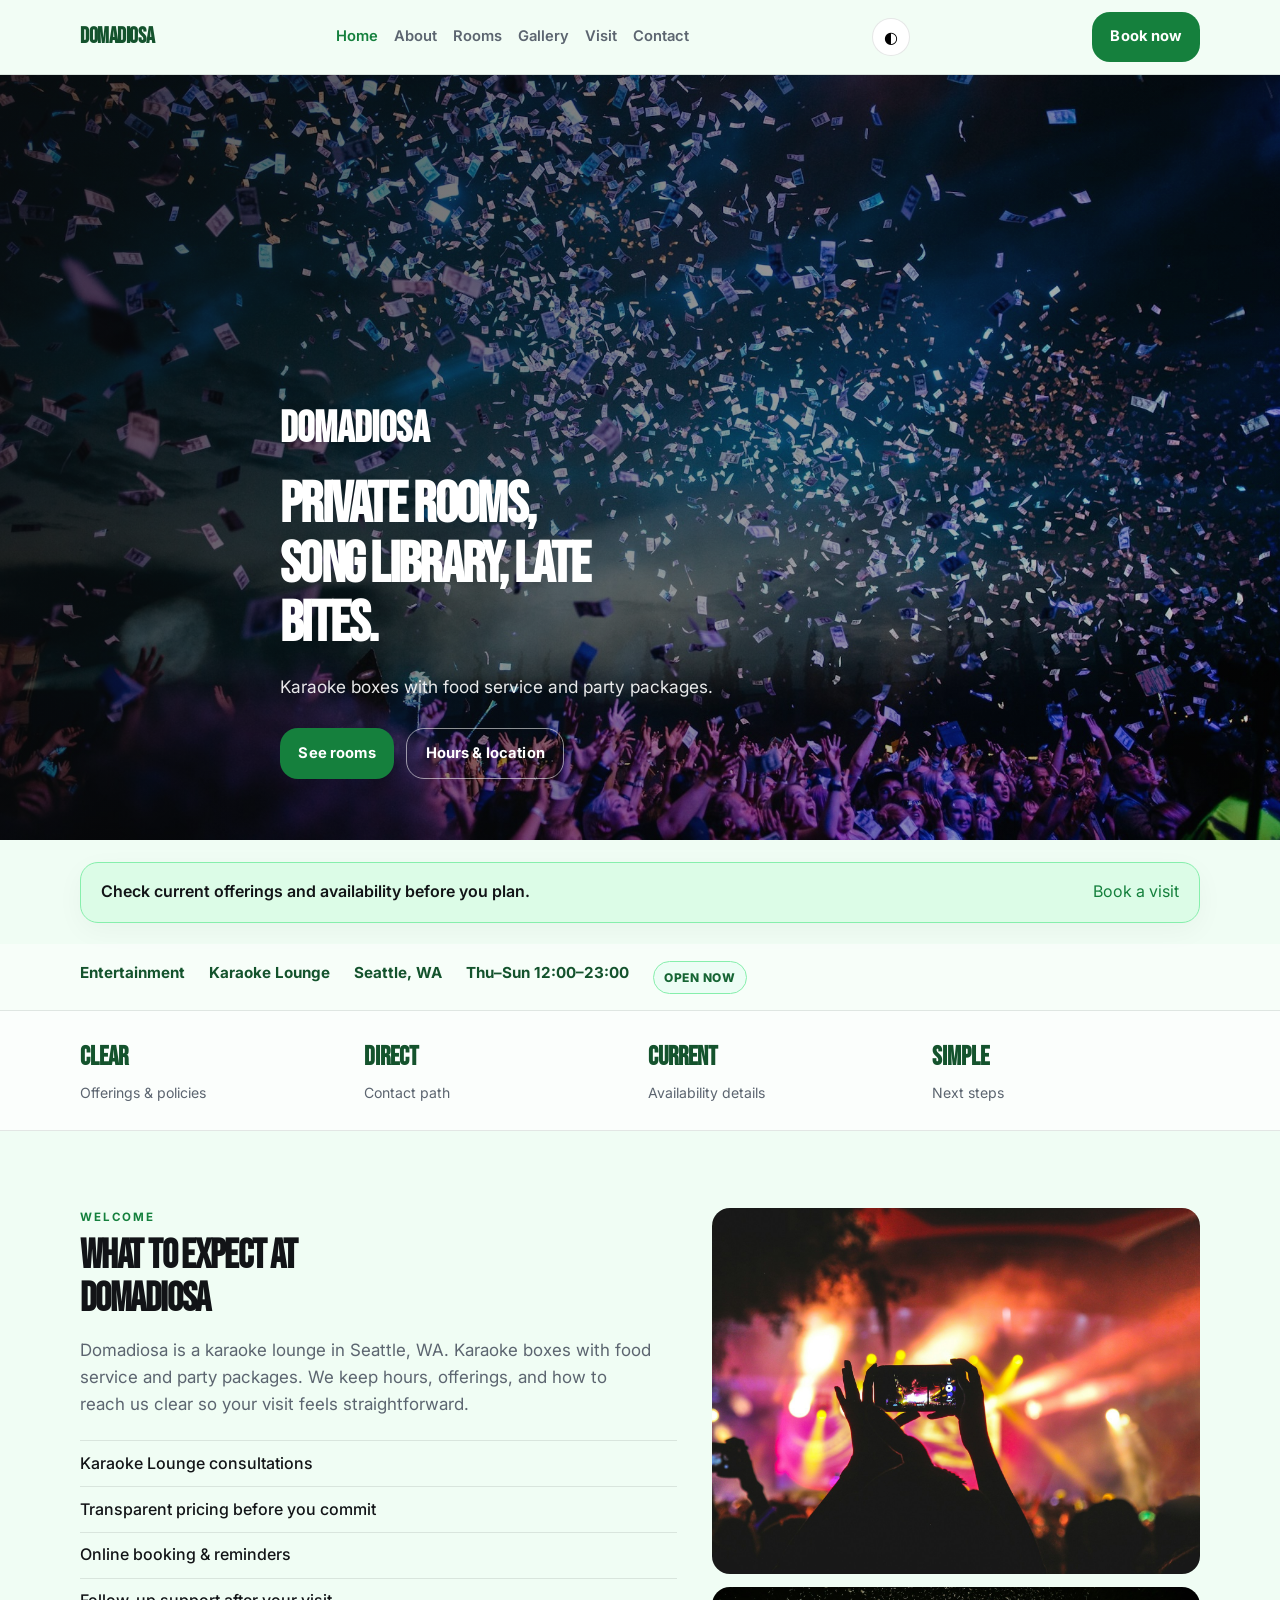
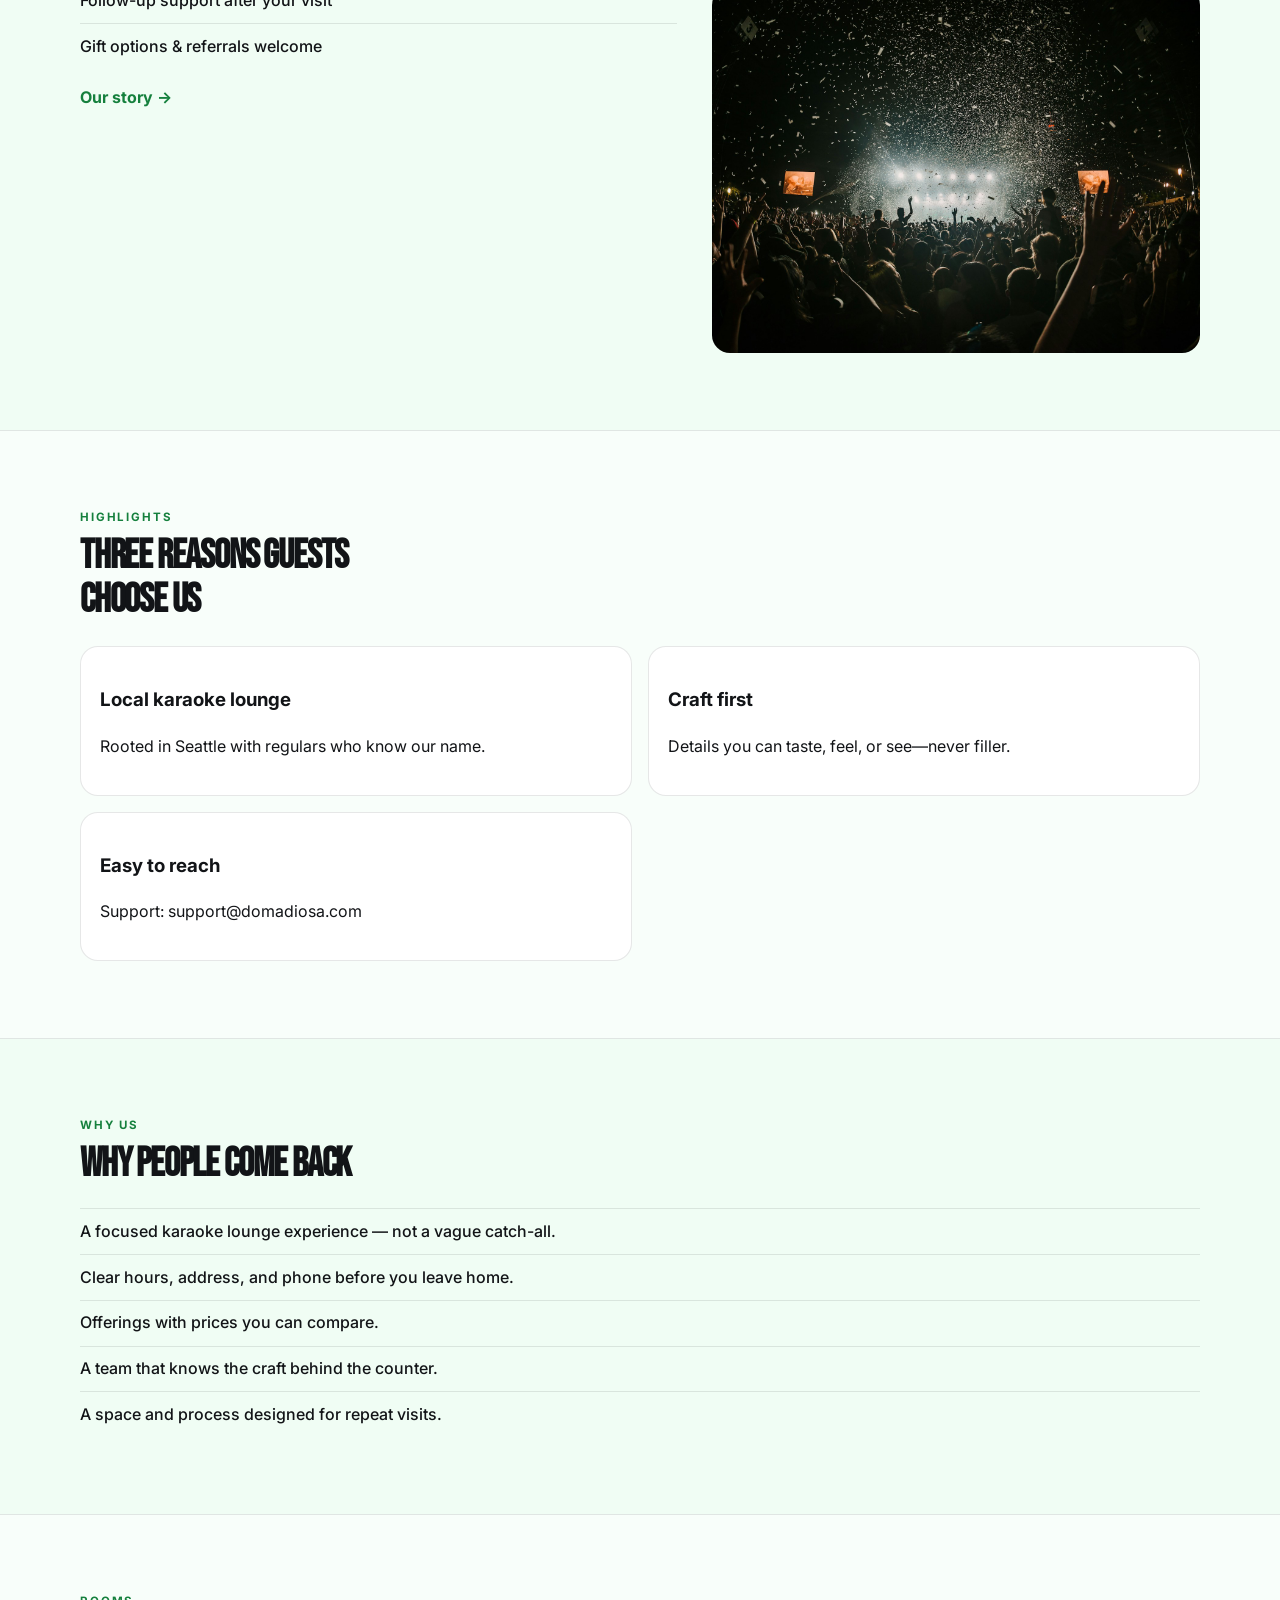
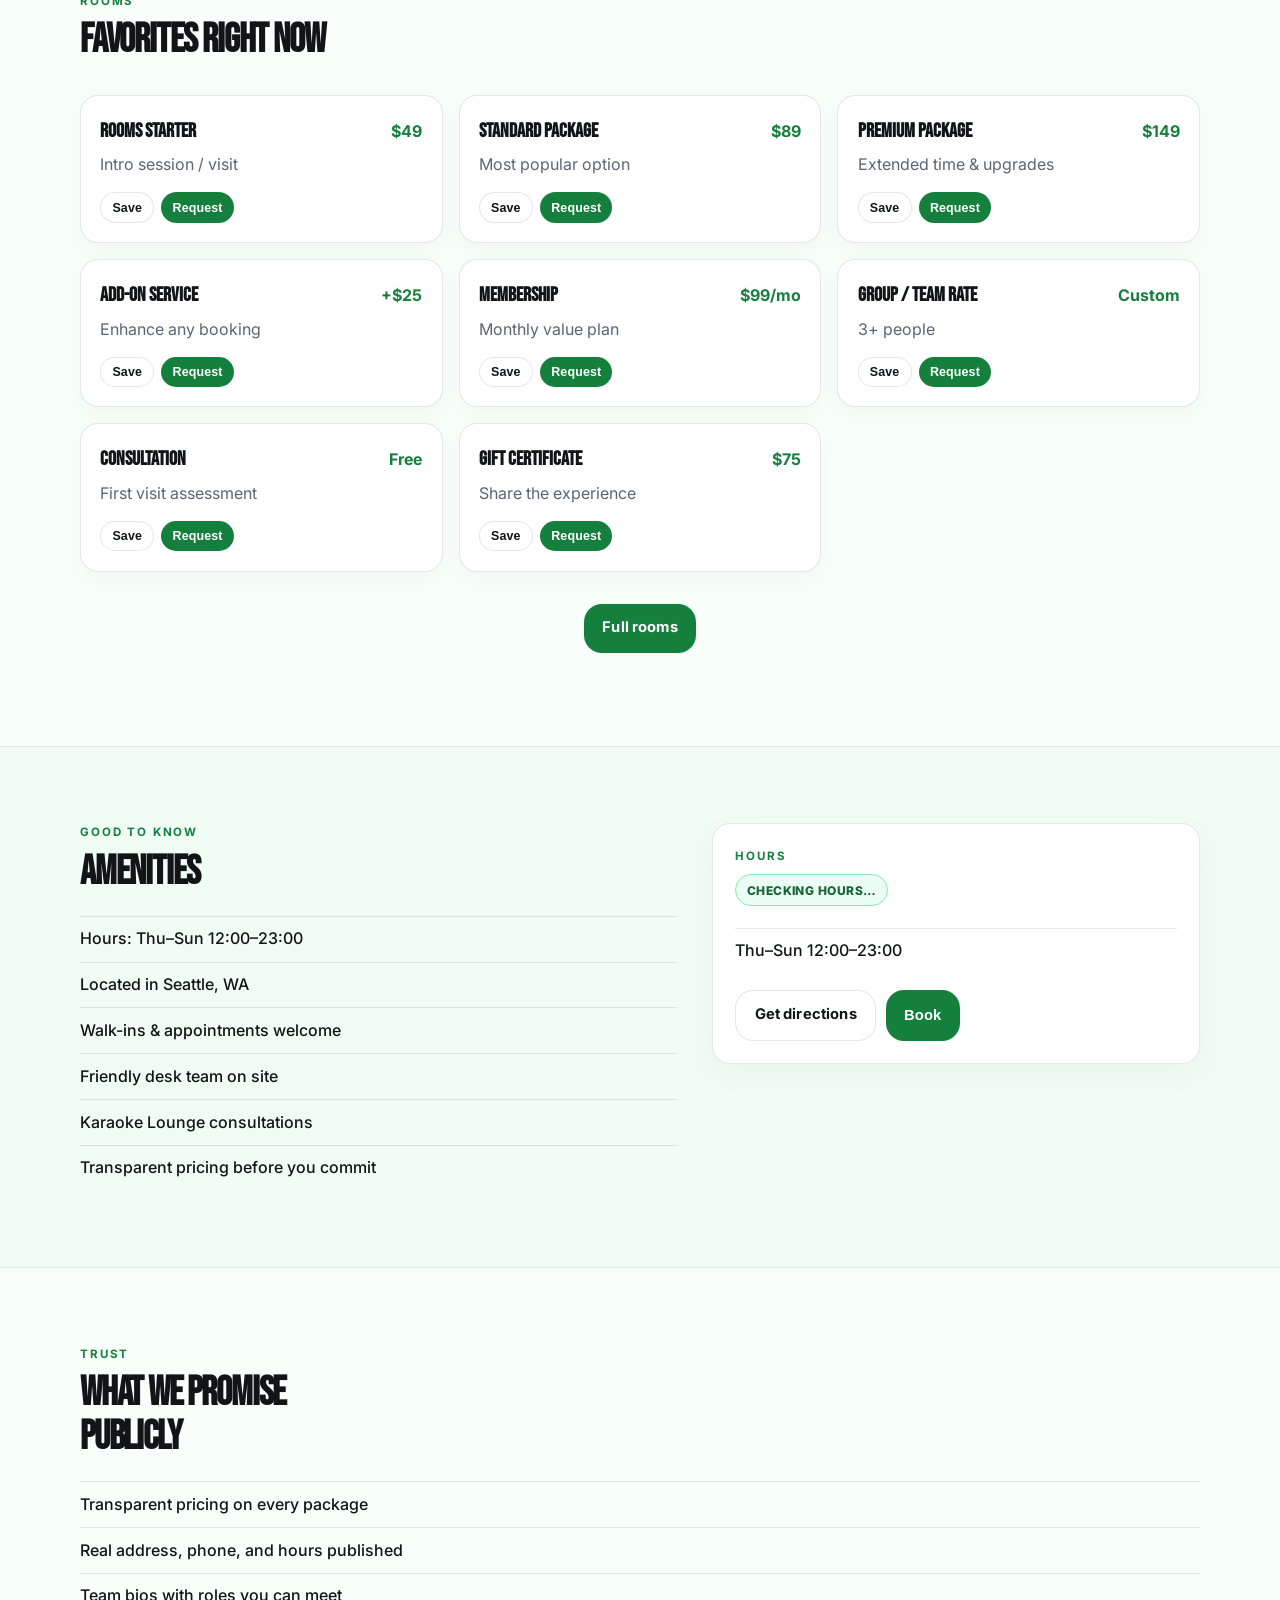
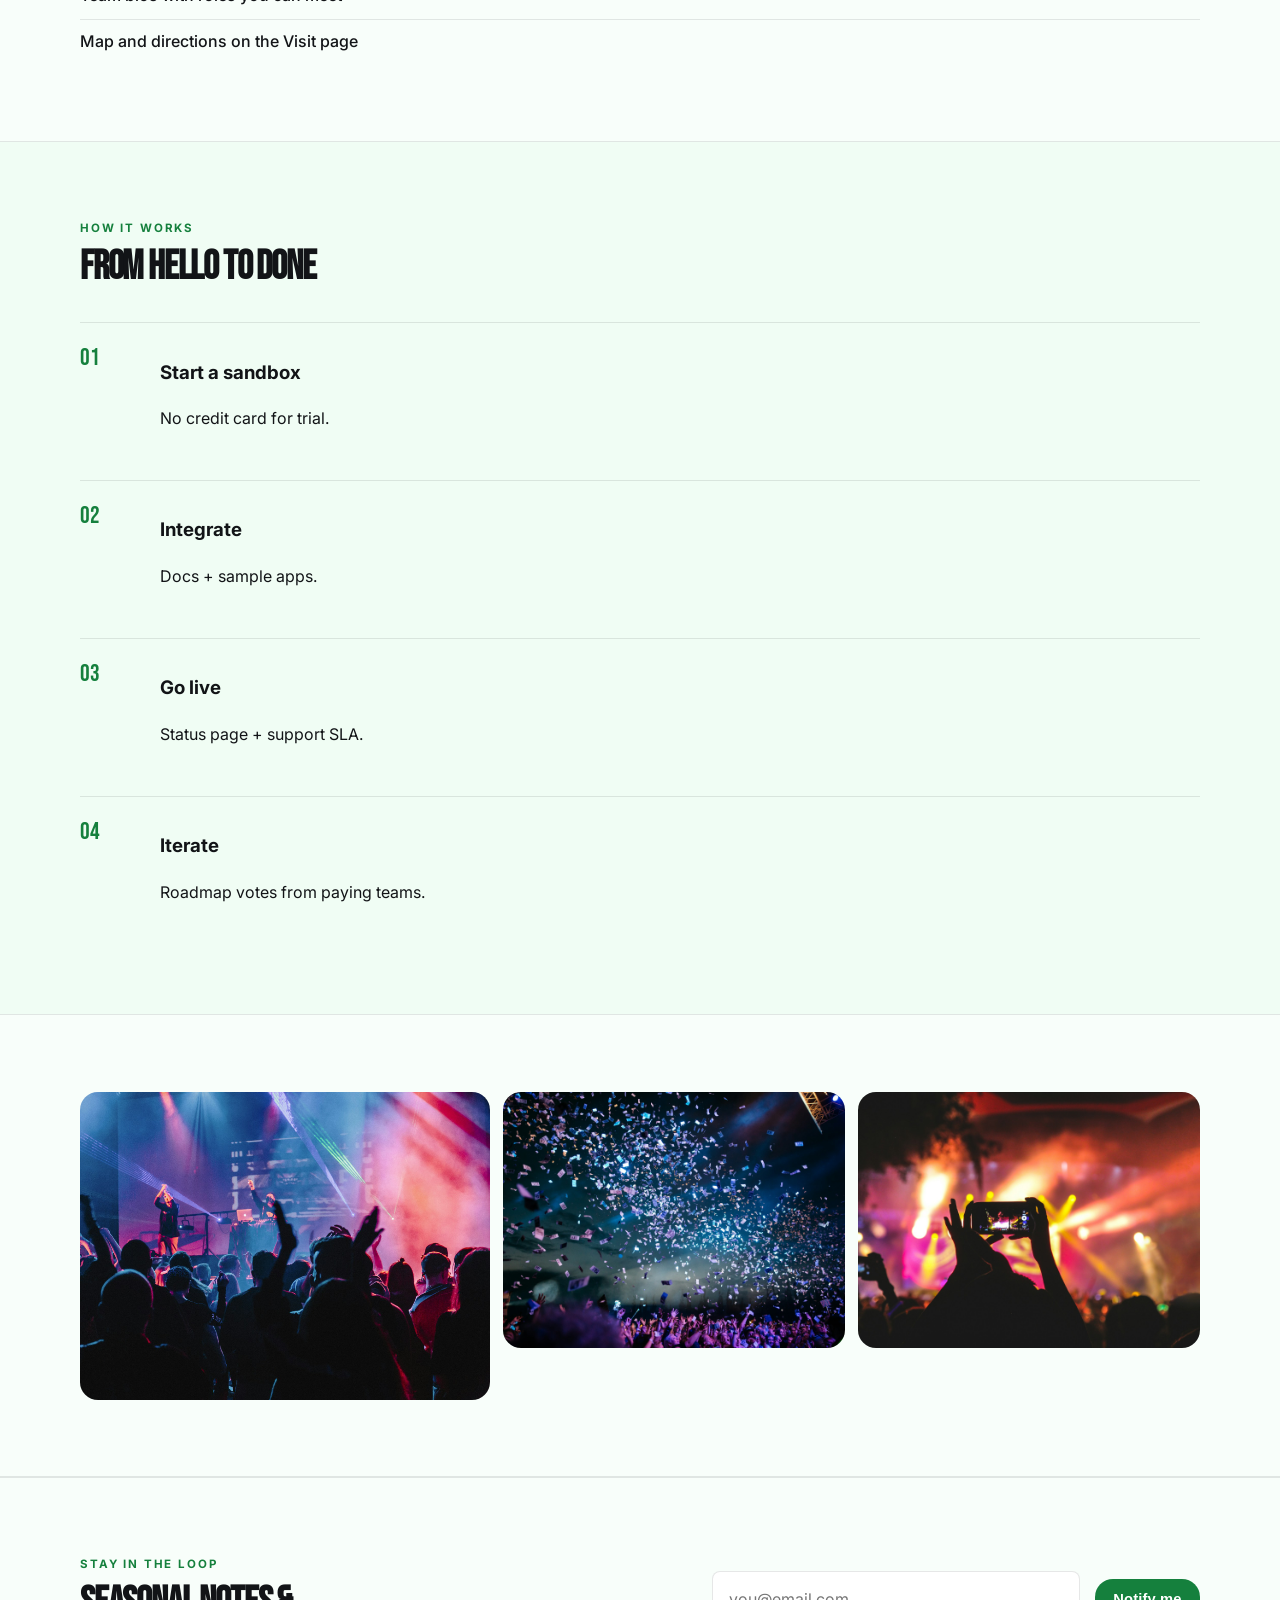
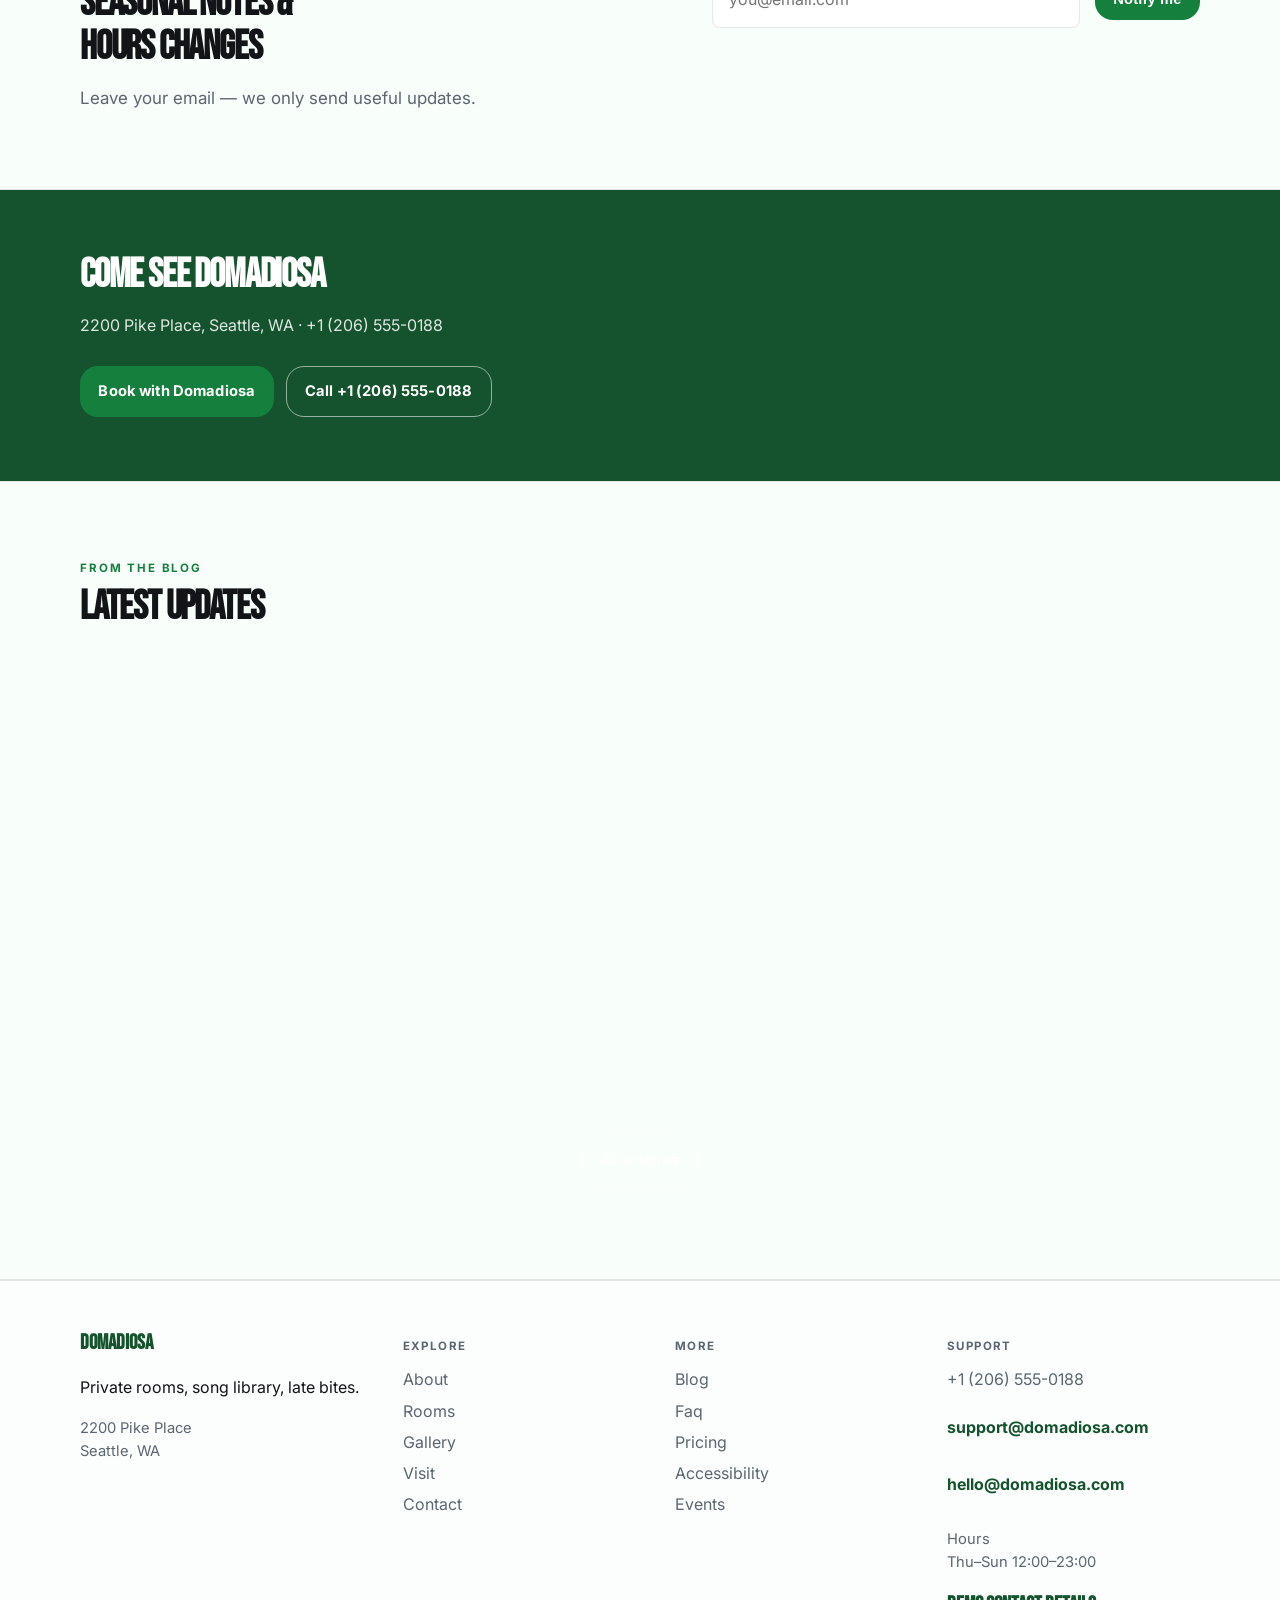
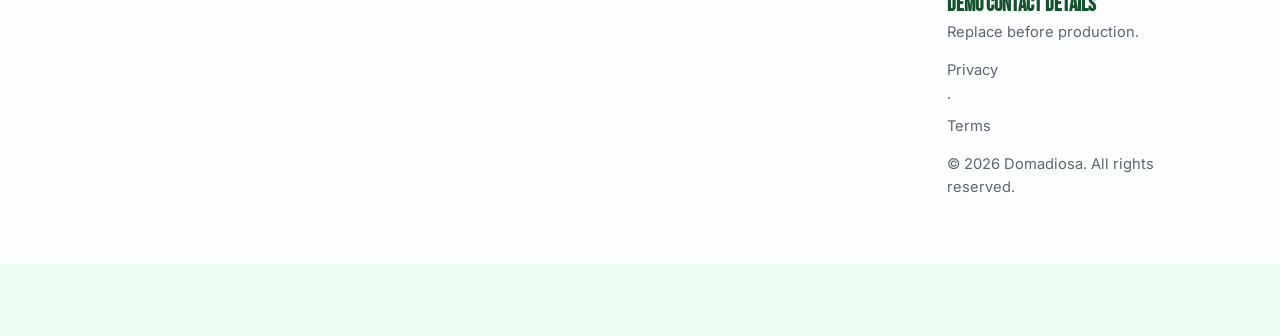
<file: index.html>
<!DOCTYPE html>
<html lang="en">
<head>
  <meta charset="UTF-8" />
  <meta name="viewport" content="width=device-width, initial-scale=1" />
  <title>Domadiosa | Karaoke Lounge</title>
  <meta name="description" content="Domadiosa — Private rooms, song library, late bites." />
  <meta property="og:title" content="Domadiosa | Karaoke Lounge" />
  <meta property="og:description" content="Domadiosa — Private rooms, song library, late bites." />
  <meta property="og:type" content="website" />
  <meta name="twitter:card" content="summary_large_image" />
  <meta name="twitter:title" content="Domadiosa | Karaoke Lounge" />
  <meta name="twitter:description" content="Domadiosa — Private rooms, song library, late bites." />
  <meta property="og:image" content="assets/img-1.jpg" />
  <meta name="twitter:image" content="assets/img-1.jpg" />
  <meta property="og:url" content="https://domadiosa.github.io" />
  <script type="application/ld+json">{"@context": "https://schema.org", "@type": "LocalBusiness", "name": "Domadiosa", "description": "Private rooms, song library, late bites.", "url": "https://domadiosa.github.io", "image": "assets/img-1.jpg"}</script>
<script type="application/ld+json">{"@context": "https://schema.org", "@type": "FAQPage", "mainEntity": [{"@type": "Question", "name": "Where are you?", "acceptedAnswer": {"@type": "Answer", "text": "2200 Pike Place, Seattle, WA. See the map on Visit."}}, {"@type": "Question", "name": "How do I reach support?", "acceptedAnswer": {"@type": "Answer", "text": "Use the Contact form or email support@domadiosa.com. We reply during open hours."}}, {"@type": "Question", "name": "How do I book?", "acceptedAnswer": {"@type": "Answer", "text": "Send a message on Contact, email bookings@domadiosa.com, or call +1 (206) 555-0188."}}, {"@type": "Question", "name": "Are prices current?", "acceptedAnswer": {"@type": "Answer", "text": "Listed prices are current and may shift with seasons — we update this site when they do."}}, {"@type": "Question", "name": "Do you take groups?", "acceptedAnswer": {"@type": "Answer", "text": "Yes for many bookings — tell us the size and date and we'll confirm what Domadiosa can host."}}, {"@type": "Question", "name": "What should I bring?", "acceptedAnswer": {"@type": "Answer", "text": "Just yourself (and any notes on allergies, sizes, or preferences). We'll handle the rest."}}, {"@type": "Question", "name": "Do you offer gift cards?", "acceptedAnswer": {"@type": "Answer", "text": "Yes — see our Gift Cards page for digital and in-store options."}}, {"@type": "Question", "name": "Can I book for someone else?", "acceptedAnswer": {"@type": "Answer", "text": "Yes — include their name and preferences in the contact form."}}, {"@type": "Question", "name": "Is parking available?", "acceptedAnswer": {"@type": "Answer", "text": "See Locations for the branch closest to you in Seattle."}}, {"@type": "Question", "name": "Do you take walk-ins at Domadiosa?", "acceptedAnswer": {"@type": "Answer", "text": "Yes when capacity allows — check Visit for peak hours."}}, {"@type": "Question", "name": "Do you host private events?", "acceptedAnswer": {"@type": "Answer", "text": "Contact us with date, headcount and rooms preferences."}}, {"@type": "Question", "name": "Where can I read updates?", "acceptedAnswer": {"@type": "Answer", "text": "Blog and Journal pages publish changes before social media."}}, {"@type": "Question", "name": "How do I join the team?", "acceptedAnswer": {"@type": "Answer", "text": "Open roles are listed on Careers — we reply to every application."}}, {"@type": "Question", "name": "Is the space accessible?", "acceptedAnswer": {"@type": "Answer", "text": "See our Accessibility page for entrance, seating and restroom notes."}}]}</script>
<script type="application/ld+json">{"@context": "https://schema.org", "@type": "WebSite", "name": "Domadiosa", "url": "https://domadiosa.github.io", "description": "Private rooms, song library, late bites."}</script>
  <link rel="canonical" href="https://domadiosa.github.io/index.html" />
  <link rel="alternate" hreflang="en" href="https://domadiosa.github.io/index.html" />
  <link rel="alternate" hreflang="x-default" href="https://domadiosa.github.io/index.html" />
  <meta name="theme-color" content="#111111" />
  <link rel="preconnect" href="https://fonts.googleapis.com" />
  <link rel="preconnect" href="https://fonts.gstatic.com" crossorigin />
  <link href="https://fonts.googleapis.com/css2?family=Bebas+Neue&family=Inter:wght@400;500;600;700&display=swap" rel="stylesheet" />
  <link rel="stylesheet" href="styles.css" />
  <link rel="icon" href="favicon.svg" type="image/svg+xml" />
</head>
<body>

  <header class="top">
    <div class="shell bar">
      <a class="logo" href="index.html">Domadiosa</a>
      <button class="nav-toggle" type="button" aria-label="Open menu" data-nav-toggle>
        <span></span><span></span><span></span>
      </button>
      <nav data-nav><a href="index.html" class="on">Home</a><a href="about.html">About</a><a href="offerings.html">Rooms</a><a href="gallery.html">Gallery</a><a href="visit.html">Visit</a><a href="contact.html">Contact</a></nav>
      <button type="button" class="theme-toggle" data-theme-toggle aria-label="Toggle dark mode">◐</button>
      <a class="cta" href="contact.html" data-open-book>Book now</a>
    </div>
  </header>
  <main>

    <section class="hero">
      <div class="hero-bg" style="background-image:url('assets/img-1.jpg')"></div>
      <div class="hero-shade"></div>
      <div class="shell hero-copy">
        <p class="brand">Domadiosa</p>
        <h1>Private rooms, song library, late bites.</h1>
        <p class="lede">Karaoke boxes with food service and party packages.</p>
        <div class="actions">
          <a class="btn solid" href="offerings.html">See rooms</a>
          <a class="btn line" href="visit.html">Hours &amp; location</a>
        </div>
      </div>
    </section><div class="promo shell"><p>Check current offerings and availability before you plan.</p><button type="button" class="text-cta" data-open-book>Book a visit</button></div><section class="strip"><div class="shell strip-row">
      <span>Entertainment</span><span>Karaoke Lounge</span>
      <span>Seattle, WA</span><span>Thu–Sun 12:00–23:00</span>
      <span class="open-badge" data-open-badge>Checking hours…</span>
    </div></section><section class="stats-band"><div class="shell stats-row"><div class="stat"><b>Clear</b><span>Offerings & policies</span></div>
<div class="stat"><b>Direct</b><span>Contact path</span></div>
<div class="stat"><b>Current</b><span>Availability details</span></div>
<div class="stat"><b>Simple</b><span>Next steps</span></div></div></section><section class="block">
      <div class="shell split">
        <div>
          <p class="eyebrow">Welcome</p>
          <h2>What to expect at Domadiosa</h2>
          <p class="lead">Domadiosa is a karaoke lounge in Seattle, WA. Karaoke boxes with food service and party packages. We keep hours, offerings, and how to reach us clear so your visit feels straightforward.</p>
          <ul class="checks"><li>Karaoke Lounge consultations</li>
<li>Transparent pricing before you commit</li>
<li>Online booking & reminders</li>
<li>Follow-up support after your visit</li>
<li>Gift options & referrals welcome</li></ul>
          <a class="textlink" href="about.html">Our story →</a>
        </div>
        <div class="about-photos">
          <img src="assets/img-2.jpg" alt="Domadiosa" />
          <img src="assets/img-3.jpg" alt="Domadiosa" />
        </div>
      </div>
    </section><section class="block tint">
      <div class="shell">
        <p class="eyebrow">Highlights</p>
        <h2>Three reasons guests choose us</h2>
        <div class="value-grid"><article><h3>Local karaoke lounge</h3><p>Rooted in Seattle with regulars who know our name.</p></article>
<article><h3>Craft first</h3><p>Details you can taste, feel, or see—never filler.</p></article>
<article><h3>Easy to reach</h3><p>Support: support@domadiosa.com</p></article></div>
      </div>
    </section><section class="block">
      <div class="shell">
        <p class="eyebrow">Why us</p>
        <h2>Why people come back</h2>
        <ul class="why"><li>A focused karaoke lounge experience — not a vague catch-all.</li>
<li>Clear hours, address, and phone before you leave home.</li>
<li>Offerings with prices you can compare.</li>
<li>A team that knows the craft behind the counter.</li>
<li>A space and process designed for repeat visits.</li></ul>
      </div>
    </section><section class="block tint">
      <div class="shell">
        <p class="eyebrow">Rooms</p>
        <h2>Favorites right now</h2>
        <div class="menu-grid"><article class="item" data-item="Rooms Starter">
          <div class="item-top"><h3>Rooms Starter</h3><span class="price">$49</span></div>
          <p>Intro session / visit</p>
          <div class="item-actions">
            <button type="button" class="btn quiet mini" data-save-item data-name="Rooms Starter">Save</button>
            <button type="button" class="btn solid mini" data-open-book data-pref="Rooms Starter">Request</button>
          </div>
        </article>
<article class="item" data-item="Standard Package">
          <div class="item-top"><h3>Standard Package</h3><span class="price">$89</span></div>
          <p>Most popular option</p>
          <div class="item-actions">
            <button type="button" class="btn quiet mini" data-save-item data-name="Standard Package">Save</button>
            <button type="button" class="btn solid mini" data-open-book data-pref="Standard Package">Request</button>
          </div>
        </article>
<article class="item" data-item="Premium Package">
          <div class="item-top"><h3>Premium Package</h3><span class="price">$149</span></div>
          <p>Extended time &amp; upgrades</p>
          <div class="item-actions">
            <button type="button" class="btn quiet mini" data-save-item data-name="Premium Package">Save</button>
            <button type="button" class="btn solid mini" data-open-book data-pref="Premium Package">Request</button>
          </div>
        </article>
<article class="item" data-item="Add-on Service">
          <div class="item-top"><h3>Add-on Service</h3><span class="price">+$25</span></div>
          <p>Enhance any booking</p>
          <div class="item-actions">
            <button type="button" class="btn quiet mini" data-save-item data-name="Add-on Service">Save</button>
            <button type="button" class="btn solid mini" data-open-book data-pref="Add-on Service">Request</button>
          </div>
        </article>
<article class="item" data-item="Membership">
          <div class="item-top"><h3>Membership</h3><span class="price">$99/mo</span></div>
          <p>Monthly value plan</p>
          <div class="item-actions">
            <button type="button" class="btn quiet mini" data-save-item data-name="Membership">Save</button>
            <button type="button" class="btn solid mini" data-open-book data-pref="Membership">Request</button>
          </div>
        </article>
<article class="item" data-item="Group / Team Rate">
          <div class="item-top"><h3>Group / Team Rate</h3><span class="price">Custom</span></div>
          <p>3+ people</p>
          <div class="item-actions">
            <button type="button" class="btn quiet mini" data-save-item data-name="Group / Team Rate">Save</button>
            <button type="button" class="btn solid mini" data-open-book data-pref="Group / Team Rate">Request</button>
          </div>
        </article>
<article class="item" data-item="Consultation">
          <div class="item-top"><h3>Consultation</h3><span class="price">Free</span></div>
          <p>First visit assessment</p>
          <div class="item-actions">
            <button type="button" class="btn quiet mini" data-save-item data-name="Consultation">Save</button>
            <button type="button" class="btn solid mini" data-open-book data-pref="Consultation">Request</button>
          </div>
        </article>
<article class="item" data-item="Gift Certificate">
          <div class="item-top"><h3>Gift Certificate</h3><span class="price">$75</span></div>
          <p>Share the experience</p>
          <div class="item-actions">
            <button type="button" class="btn quiet mini" data-save-item data-name="Gift Certificate">Save</button>
            <button type="button" class="btn solid mini" data-open-book data-pref="Gift Certificate">Request</button>
          </div>
        </article></div>
        <p class="center-cta"><a class="btn solid" href="offerings.html">Full rooms</a></p>
      </div>
    </section><section class="block">
      <div class="shell amenity-grid">
        <div>
          <p class="eyebrow">Good to know</p>
          <h2>Amenities</h2>
          <ul class="checks"><li>Hours: Thu–Sun 12:00–23:00</li>
<li>Located in Seattle, WA</li>
<li>Walk-ins & appointments welcome</li>
<li>Friendly desk team on site</li>
<li>Karaoke Lounge consultations</li>
<li>Transparent pricing before you commit</li></ul>
        </div>
        <div class="hours-card">
          <p class="eyebrow">Hours</p>
          <span class="open-badge" data-open-badge>Checking hours…</span>
          <ul class="hours"><li>Thu–Sun 12:00–23:00</li></ul>
          <div class="card-actions">
            <a class="btn quiet" href="visit.html">Get directions</a>
            <button type="button" class="btn solid" data-open-book>Book</button>
          </div>
        </div>
      </div>
    </section><section class="block tint">
      <div class="shell">
        <p class="eyebrow">Trust</p>
        <h2>What we promise publicly</h2>
        <ul class="checks"><li>Transparent pricing on every package</li>
<li>Real address, phone, and hours published</li>
<li>Team bios with roles you can meet</li>
<li>Map and directions on the Visit page</li></ul>
      </div>
    </section><section class="block">
      <div class="shell">
        <p class="eyebrow">How it works</p>
        <h2>From hello to done</h2>
        <ol class="process"><li><span>01</span><div><h3>Start a sandbox</h3><p>No credit card for trial.</p></div></li>
<li><span>02</span><div><h3>Integrate</h3><p>Docs + sample apps.</p></div></li>
<li><span>03</span><div><h3>Go live</h3><p>Status page + support SLA.</p></div></li>
<li><span>04</span><div><h3>Iterate</h3><p>Roadmap votes from paying teams.</p></div></li></ol>
      </div>
    </section><section class="block tint">
      <div class="shell mosaic">
        <img src="assets/img-10.jpg" alt="Everyday excellence" loading="lazy" />
        <img src="assets/img-11.jpg" alt="Team moment" loading="lazy" />
        <img src="assets/img-12.jpg" alt="Finished work" loading="lazy" />
      </div>
    </section><section class="block tint">
      <div class="shell newsletter">
        <div>
          <p class="eyebrow">Stay in the loop</p>
          <h2>Seasonal notes &amp; hours changes</h2>
          <p class="lead">Leave your email — we only send useful updates.</p>
        </div>
        <form class="news-form" data-newsletter>
          <label class="sr">Email</label>
          <input type="email" name="email" placeholder="you@email.com" required />
          <button type="submit" class="btn solid">Notify me</button>
        </form>
      </div>
    </section><section class="cta-band">
      <div class="shell">
        <h2>Come see Domadiosa</h2>
        <p>2200 Pike Place, Seattle, WA · +1 (206) 555-0188</p>
        <div class="actions">
          <a class="btn solid" href="contact.html">Book with Domadiosa</a>
          <a class="btn line" href="tel:+12065550188">Call +1 (206) 555-0188</a>
        </div>
      </div>
    </section><section class="block tint">
      <div class="shell">
        <p class="eyebrow">From the blog</p>
        <h2>Latest updates</h2>
        <div class="value-grid"><article class="journal-card reveal">
          <h3>Staff picks for first-time visitors</h3>
          <p>No marketing fluff — just what the team agreed to put on the record after a busy shift.…</p>
          <a class="textlink" href="blog.html">Read →</a>
        </article><article class="journal-card reveal">
          <h3>How we choose seasonal rooms</h3>
          <p>Prices, hours and availability can shift; this page updates before our social posts.…</p>
          <a class="textlink" href="blog.html">Read →</a>
        </article><article class="journal-card reveal">
          <h3>What changed this month at Domadiosa</h3>
          <p>We wrote this for guests who want clarity before they walk in or book online.…</p>
          <a class="textlink" href="blog.html">Read →</a>
        </article></div>
        <p class="center-cta"><a class="btn line" href="blog.html">All articles</a></p>
      </div>
    </section>
  </main>

  <footer class="foot">
    <div class="shell foot-grid">
      <div>
        <strong>Domadiosa</strong>
        <p>Private rooms, song library, late bites.</p>
        <p class="foot-meta">2200 Pike Place<br/>Seattle, WA</p>
      </div>
      <div>
        <p class="fh">Explore</p>
        <a href="about.html">About</a><a href="offerings.html">Rooms</a><a href="gallery.html">Gallery</a><a href="visit.html">Visit</a><a href="contact.html">Contact</a>
      </div>
      <div>
        <p class="fh">More</p>
        <a href="blog.html">Blog</a><a href="faq.html">Faq</a><a href="pricing.html">Pricing</a><a href="accessibility.html">Accessibility</a><a href="events.html">Events</a>
      </div>
      <div>
        <p class="fh">Support</p>
        <a href="tel:+12065550188">+1 (206) 555-0188</a>
        <p class="mail-plain">support@domadiosa.com</p>
        <p class="mail-plain">hello@domadiosa.com</p>
        <p class="foot-meta">Hours<br/>Thu–Sun 12:00–23:00</p>
        <p class="foot-meta"><strong>Demo contact details</strong><br/>Replace before production.</p>
        <p class="foot-meta"><a href="privacy.html">Privacy</a> · <a href="terms.html">Terms</a></p>
        <p class="foot-meta">© 2026 Domadiosa. All rights reserved.</p>
      </div>
    </div>
  </footer>
  <div class="cookie-bar" data-cookie-bar hidden>
    <p>We use cookies for form delivery and theme preferences.</p>
    <button type="button" class="btn solid" data-cookie-accept>Accept</button>
  </div>
  <div class="mobile-cta">
    <a href="tel:+12065550188">Call</a>
    <button type="button" data-open-book>Book</button>
    <a href="visit.html">Map</a>
  </div>
  <div class="toast" data-toast hidden></div>

  <div class="modal" data-book-modal hidden>
    <div class="modal-card">
      <button class="modal-close" type="button" data-close-book aria-label="Close">×</button>
      <p class="eyebrow">Quick request</p>
      <h3>Contact Domadiosa</h3>
      <p class="lead">Send the essentials and we will reply by email.</p>
      <form class="contact-form compact" data-quick-book data-support="support@domadiosa.com">
        <label>Name<input name="name" required placeholder="Your name" /></label>
        <label>Email<input type="email" name="email" required placeholder="you@email.com" /></label>
        <label>Timing<input name="when" required placeholder="Preferred date or timeline" /></label>
        <label>Notes<textarea name="message" rows="3" placeholder="Project, product, service or other details…"></textarea></label>
        <button class="btn solid" type="submit">Book</button>
      </form>
    </div>
  </div>

  <div class="lightbox" data-lightbox hidden>
    <button class="modal-close" type="button" data-lightbox-close aria-label="Close">×</button>
    <img data-lightbox-img alt="" />
    <div class="lightbox-nav">
      <button type="button" data-lightbox-prev>‹</button>
      <button type="button" data-lightbox-next>›</button>
    </div>
  </div>
  <script src="site.js"></script>
</body></html>
</file>
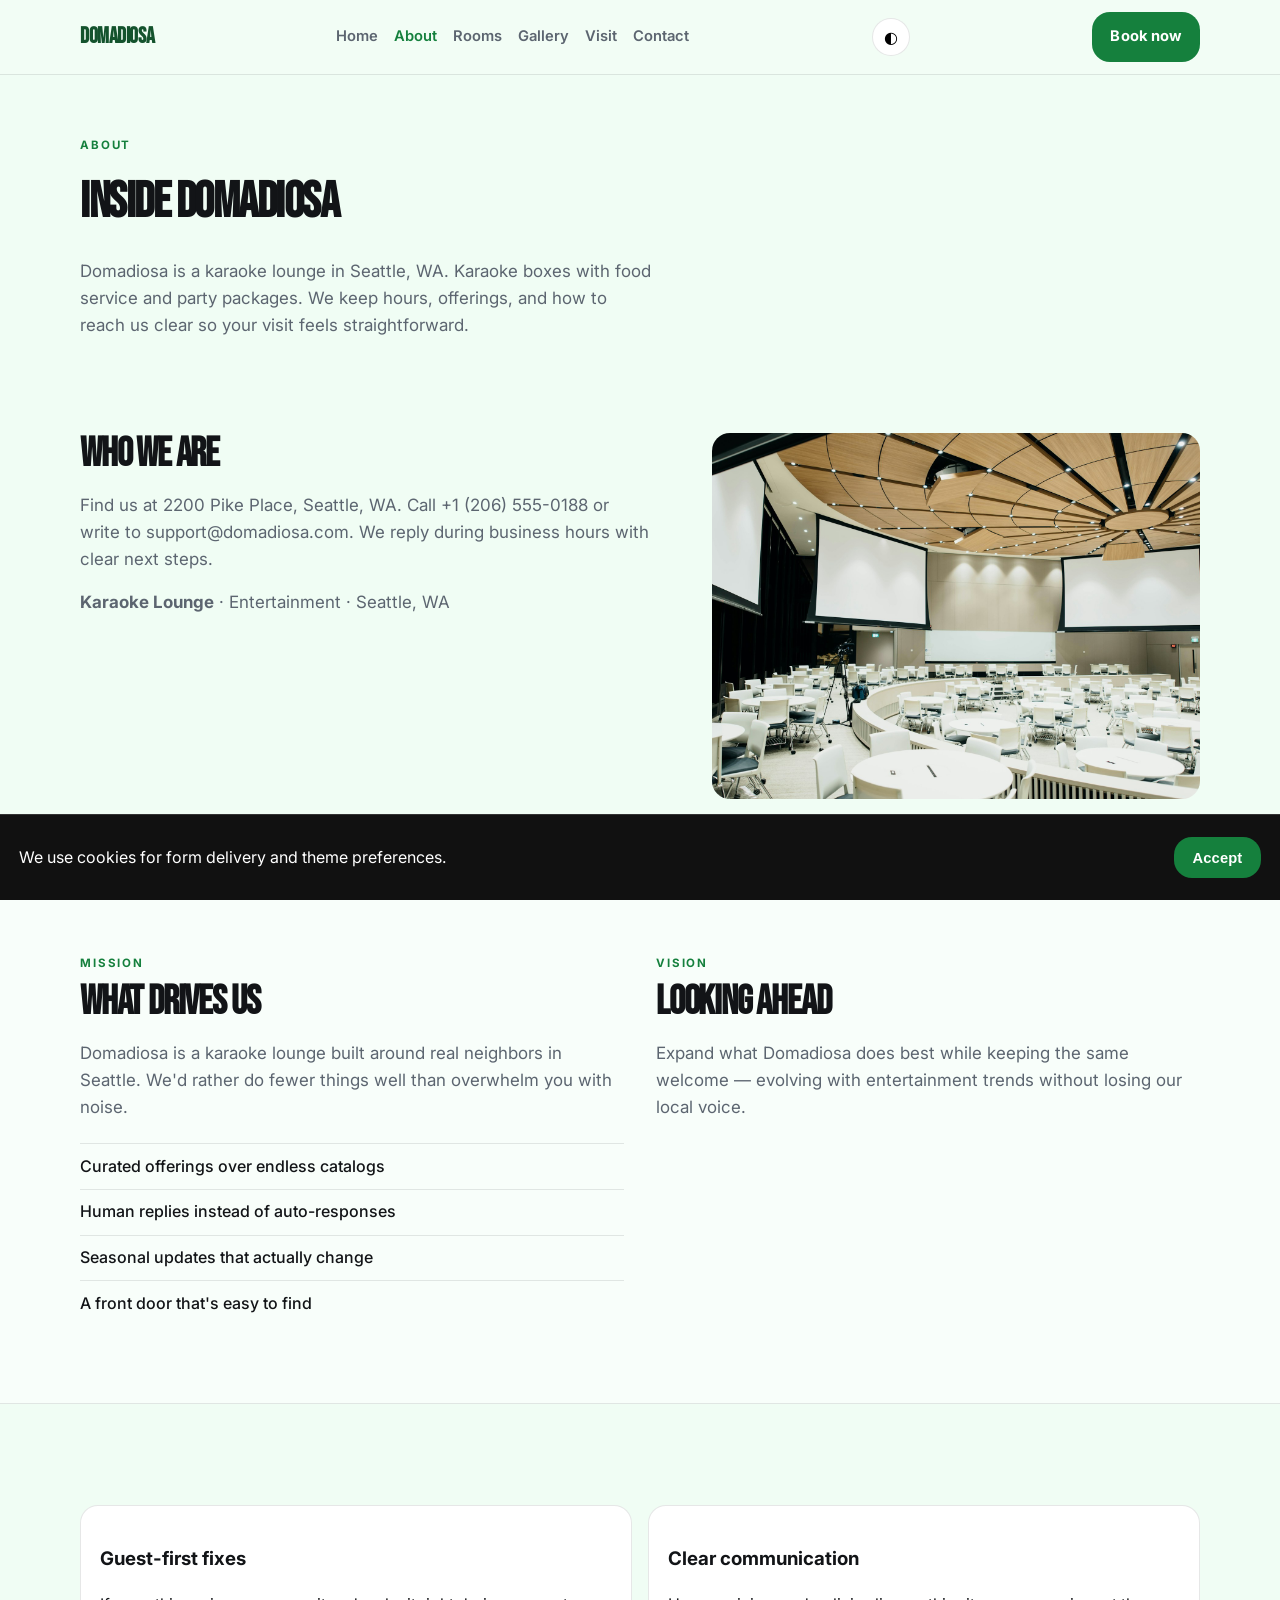
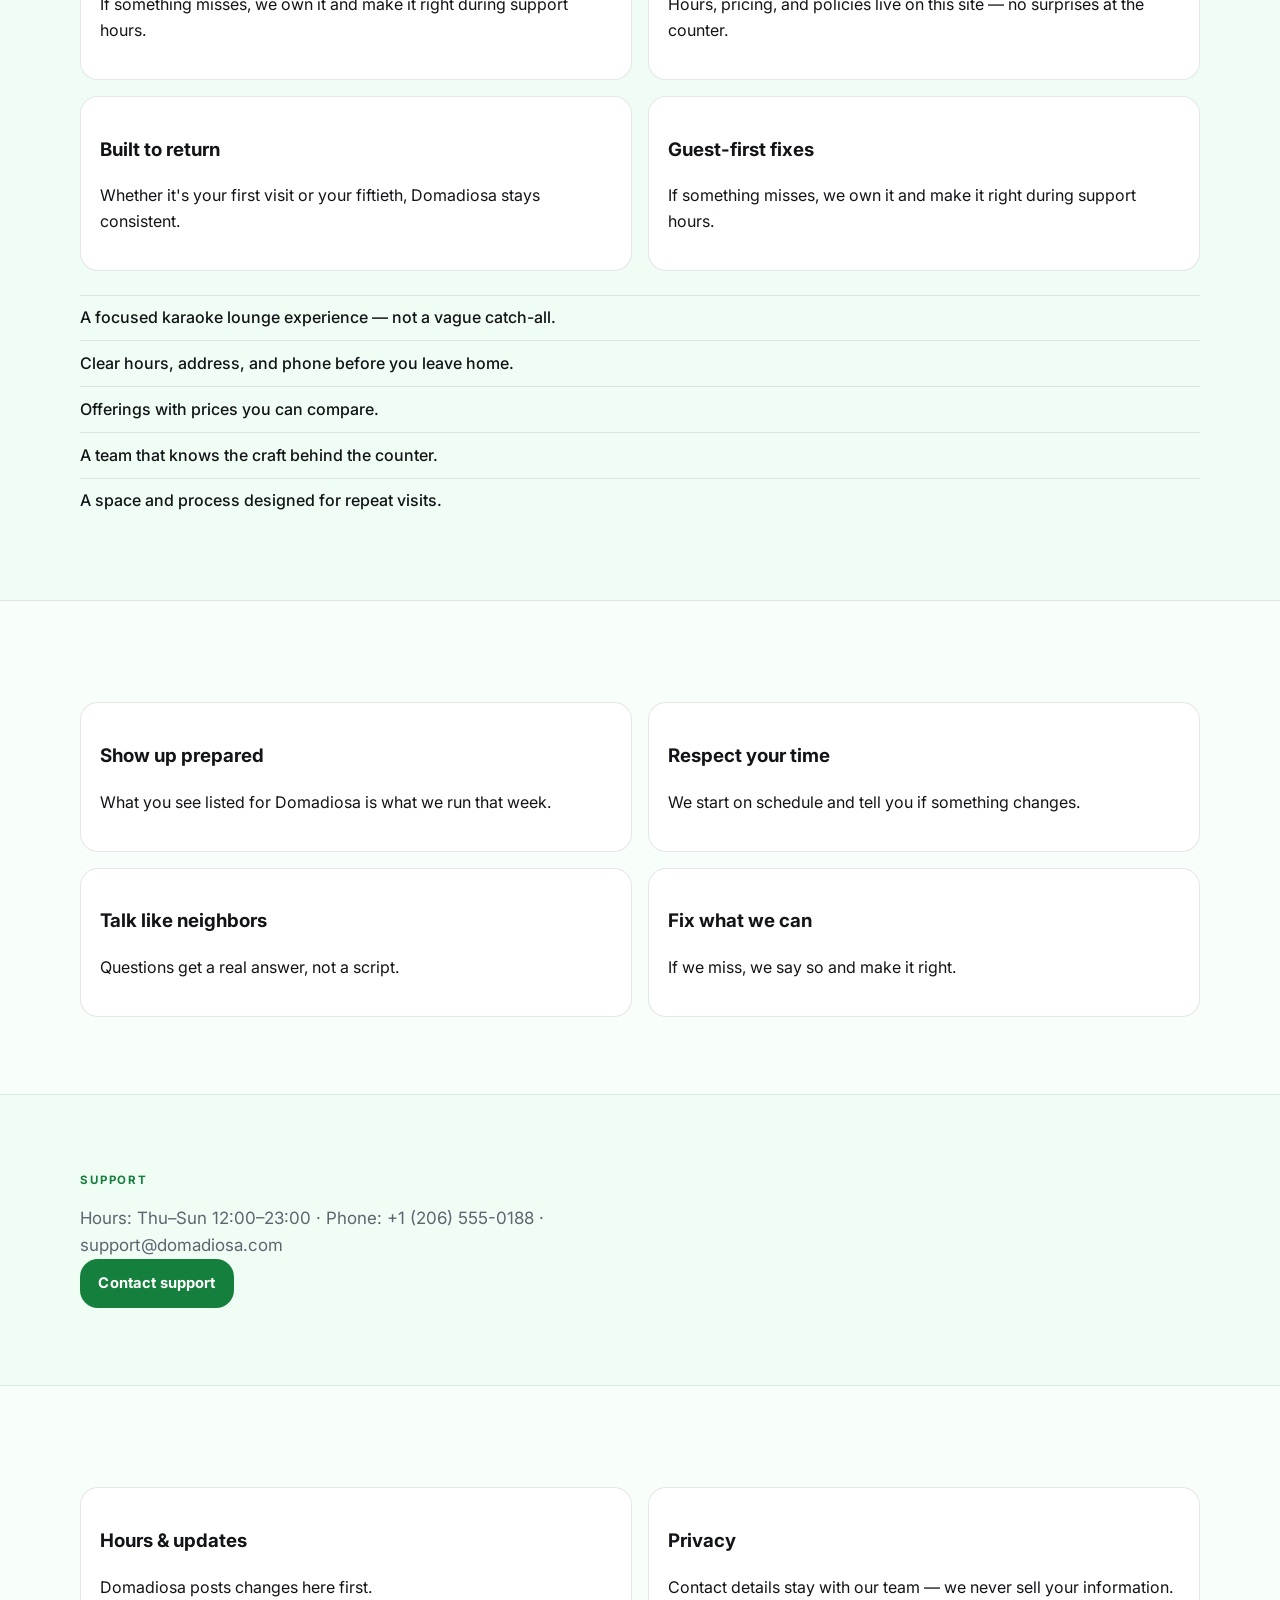
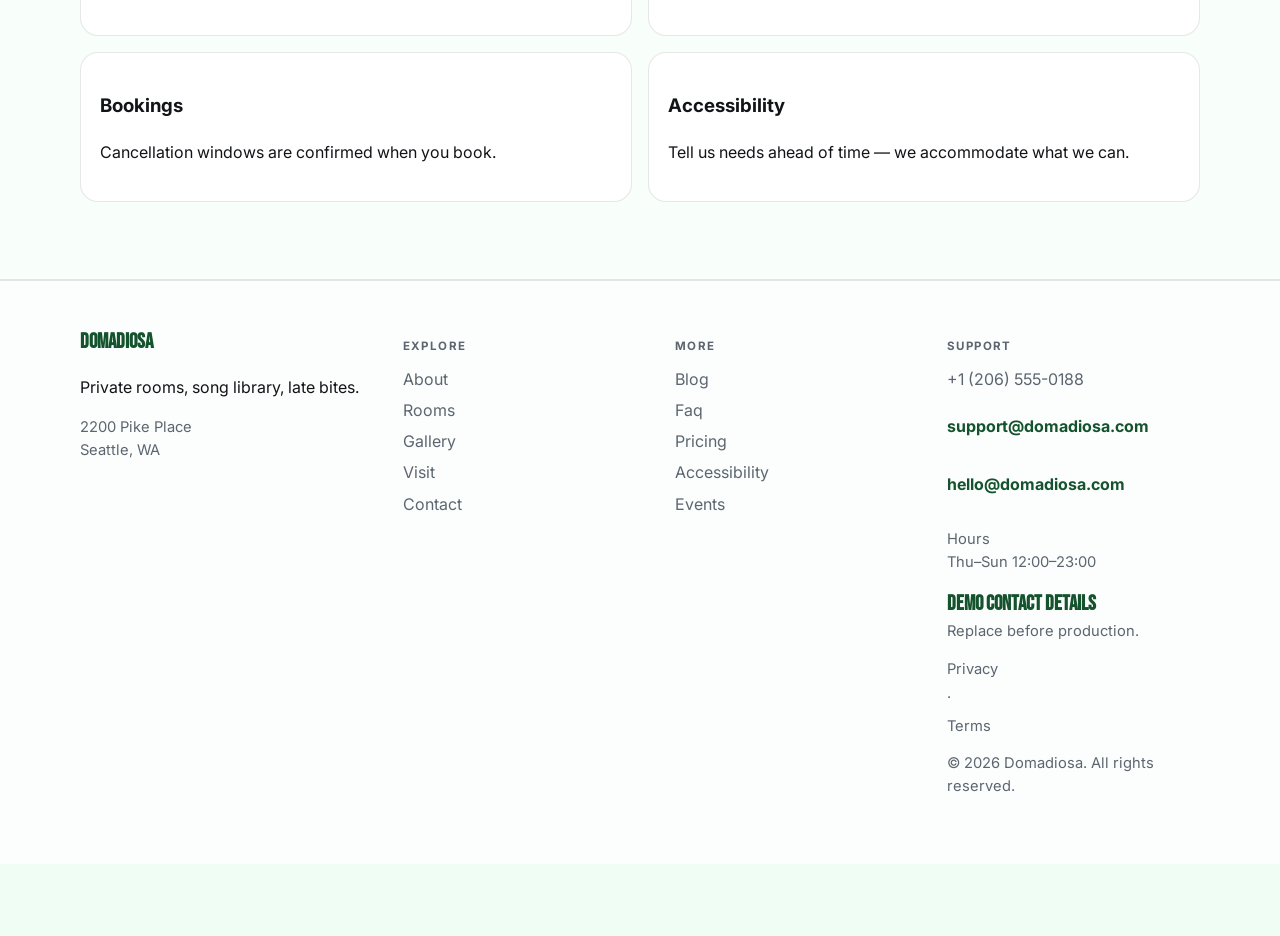
<file: about.html>
<!DOCTYPE html>
<html lang="en">
<head>
  <meta charset="UTF-8" />
  <meta name="viewport" content="width=device-width, initial-scale=1" />
  <title>About | Domadiosa</title>
  <meta name="description" content="Domadiosa is a karaoke lounge in Seattle, WA. Karaoke boxes with food service and party packages. We keep hours, offerings, and how to reach us clear " />
  <meta property="og:title" content="About | Domadiosa" />
  <meta property="og:description" content="Domadiosa is a karaoke lounge in Seattle, WA. Karaoke boxes with food service and party packages. We keep hours, offerings, and how to reach us clear " />
  <meta property="og:type" content="website" />
  <meta name="twitter:card" content="summary_large_image" />
  <meta name="twitter:title" content="About | Domadiosa" />
  <meta name="twitter:description" content="Domadiosa is a karaoke lounge in Seattle, WA. Karaoke boxes with food service and party packages. We keep hours, offerings, and how to reach us clear " />
  <meta property="og:image" content="assets/img-1.jpg" />
  <meta name="twitter:image" content="assets/img-1.jpg" />
  <meta property="og:url" content="https://domadiosa.github.io" />
  <script type="application/ld+json">{"@context": "https://schema.org", "@type": "LocalBusiness", "name": "Domadiosa", "description": "Private rooms, song library, late bites.", "url": "https://domadiosa.github.io", "image": "assets/img-1.jpg"}</script>
<script type="application/ld+json">{"@context": "https://schema.org", "@type": "FAQPage", "mainEntity": [{"@type": "Question", "name": "Where are you?", "acceptedAnswer": {"@type": "Answer", "text": "2200 Pike Place, Seattle, WA. See the map on Visit."}}, {"@type": "Question", "name": "How do I reach support?", "acceptedAnswer": {"@type": "Answer", "text": "Use the Contact form or email support@domadiosa.com. We reply during open hours."}}, {"@type": "Question", "name": "How do I book?", "acceptedAnswer": {"@type": "Answer", "text": "Send a message on Contact, email bookings@domadiosa.com, or call +1 (206) 555-0188."}}, {"@type": "Question", "name": "Are prices current?", "acceptedAnswer": {"@type": "Answer", "text": "Listed prices are current and may shift with seasons — we update this site when they do."}}, {"@type": "Question", "name": "Do you take groups?", "acceptedAnswer": {"@type": "Answer", "text": "Yes for many bookings — tell us the size and date and we'll confirm what Domadiosa can host."}}, {"@type": "Question", "name": "What should I bring?", "acceptedAnswer": {"@type": "Answer", "text": "Just yourself (and any notes on allergies, sizes, or preferences). We'll handle the rest."}}, {"@type": "Question", "name": "Do you offer gift cards?", "acceptedAnswer": {"@type": "Answer", "text": "Yes — see our Gift Cards page for digital and in-store options."}}, {"@type": "Question", "name": "Can I book for someone else?", "acceptedAnswer": {"@type": "Answer", "text": "Yes — include their name and preferences in the contact form."}}, {"@type": "Question", "name": "Is parking available?", "acceptedAnswer": {"@type": "Answer", "text": "See Locations for the branch closest to you in Seattle."}}, {"@type": "Question", "name": "Do you take walk-ins at Domadiosa?", "acceptedAnswer": {"@type": "Answer", "text": "Yes when capacity allows — check Visit for peak hours."}}, {"@type": "Question", "name": "Do you host private events?", "acceptedAnswer": {"@type": "Answer", "text": "Contact us with date, headcount and rooms preferences."}}, {"@type": "Question", "name": "Where can I read updates?", "acceptedAnswer": {"@type": "Answer", "text": "Blog and Journal pages publish changes before social media."}}, {"@type": "Question", "name": "How do I join the team?", "acceptedAnswer": {"@type": "Answer", "text": "Open roles are listed on Careers — we reply to every application."}}, {"@type": "Question", "name": "Is the space accessible?", "acceptedAnswer": {"@type": "Answer", "text": "See our Accessibility page for entrance, seating and restroom notes."}}]}</script>
<script type="application/ld+json">{"@context": "https://schema.org", "@type": "WebSite", "name": "Domadiosa", "url": "https://domadiosa.github.io", "description": "Private rooms, song library, late bites."}</script>
  <link rel="canonical" href="https://domadiosa.github.io/about.html" />
  <link rel="alternate" hreflang="en" href="https://domadiosa.github.io/about.html" />
  <link rel="alternate" hreflang="x-default" href="https://domadiosa.github.io/index.html" />
  <meta name="theme-color" content="#111111" />
  <link rel="preconnect" href="https://fonts.googleapis.com" />
  <link rel="preconnect" href="https://fonts.gstatic.com" crossorigin />
  <link href="https://fonts.googleapis.com/css2?family=Bebas+Neue&family=Inter:wght@400;500;600;700&display=swap" rel="stylesheet" />
  <link rel="stylesheet" href="styles.css" />
  <link rel="icon" href="favicon.svg" type="image/svg+xml" />
</head>
<body>

  <header class="top">
    <div class="shell bar">
      <a class="logo" href="index.html">Domadiosa</a>
      <button class="nav-toggle" type="button" aria-label="Open menu" data-nav-toggle>
        <span></span><span></span><span></span>
      </button>
      <nav data-nav><a href="index.html">Home</a><a href="about.html" class="on">About</a><a href="offerings.html">Rooms</a><a href="gallery.html">Gallery</a><a href="visit.html">Visit</a><a href="contact.html">Contact</a></nav>
      <button type="button" class="theme-toggle" data-theme-toggle aria-label="Toggle dark mode">◐</button>
      <a class="cta" href="contact.html" data-open-book>Book now</a>
    </div>
  </header>  <main class="page">
    <section class="page-hero"><div class="shell">
      <p class="eyebrow">About</p>
      <h1>Inside Domadiosa</h1>
      <p class="lead">Domadiosa is a karaoke lounge in Seattle, WA. Karaoke boxes with food service and party packages. We keep hours, offerings, and how to reach us clear so your visit feels straightforward.</p>
    </div></section>
    <section class="block"><div class="shell split">
      <div><h2>Who we are</h2><p class="lead">Find us at 2200 Pike Place, Seattle, WA. Call +1 (206) 555-0188 or write to support@domadiosa.com. We reply during business hours with clear next steps.</p>
      <p class="lead"><strong>Karaoke Lounge</strong> · Entertainment · Seattle, WA</p></div>
      <img class="solo" src="assets/img-4.jpg" alt="Domadiosa" />
    </div></section>
    <section class="block tint"><div class="shell two-col">
      <article><p class="eyebrow">Mission</p><h2>What drives us</h2><p class="lead">Domadiosa is a karaoke lounge built around real neighbors in Seattle. We'd rather do fewer things well than overwhelm you with noise.</p>
      <ul class="checks"><li>Curated offerings over endless catalogs</li><li>Human replies instead of auto-responses</li><li>Seasonal updates that actually change</li><li>A front door that's easy to find</li></ul></article>
      <article><p class="eyebrow">Vision</p><h2>Looking ahead</h2><p class="lead">Expand what Domadiosa does best while keeping the same welcome — evolving with entertainment trends without losing our local voice.</p></article>
    </div></section>
    <section class="block"><div class="shell"><div class="value-grid"><article><h3>Guest-first fixes</h3><p>If something misses, we own it and make it right during support hours.</p></article>
<article><h3>Clear communication</h3><p>Hours, pricing, and policies live on this site — no surprises at the counter.</p></article>
<article><h3>Built to return</h3><p>Whether it&#x27;s your first visit or your fiftieth, Domadiosa stays consistent.</p></article>
<article><h3>Guest-first fixes</h3><p>If something misses, we own it and make it right during support hours.</p></article></div><ul class="checks" style="margin-top:1.5rem"><li>A focused karaoke lounge experience — not a vague catch-all.</li>
<li>Clear hours, address, and phone before you leave home.</li>
<li>Offerings with prices you can compare.</li>
<li>A team that knows the craft behind the counter.</li>
<li>A space and process designed for repeat visits.</li></ul></div></section>
    <section class="block tint"><div class="shell"><div class="value-grid"><article><h3>Show up prepared</h3><p>What you see listed for Domadiosa is what we run that week.</p></article>
<article><h3>Respect your time</h3><p>We start on schedule and tell you if something changes.</p></article>
<article><h3>Talk like neighbors</h3><p>Questions get a real answer, not a script.</p></article>
<article><h3>Fix what we can</h3><p>If we miss, we say so and make it right.</p></article></div></div></section>
    
    <section class="block"><div class="shell"><p class="eyebrow">Support</p><p class="lead">Hours: Thu–Sun 12:00–23:00 · Phone: +1 (206) 555-0188 · support@domadiosa.com</p>
    <a class="btn solid" href="contact.html">Contact support</a></div></section>
    <section class="block tint"><div class="shell"><div class="value-grid"><article><h3>Hours & updates</h3><p>Domadiosa posts changes here first.</p></article>
<article><h3>Privacy</h3><p>Contact details stay with our team — we never sell your information.</p></article>
<article><h3>Bookings</h3><p>Cancellation windows are confirmed when you book.</p></article>
<article><h3>Accessibility</h3><p>Tell us needs ahead of time — we accommodate what we can.</p></article></div></div></section>
  </main>
  <footer class="foot">
    <div class="shell foot-grid">
      <div>
        <strong>Domadiosa</strong>
        <p>Private rooms, song library, late bites.</p>
        <p class="foot-meta">2200 Pike Place<br/>Seattle, WA</p>
      </div>
      <div>
        <p class="fh">Explore</p>
        <a href="about.html">About</a><a href="offerings.html">Rooms</a><a href="gallery.html">Gallery</a><a href="visit.html">Visit</a><a href="contact.html">Contact</a>
      </div>
      <div>
        <p class="fh">More</p>
        <a href="blog.html">Blog</a><a href="faq.html">Faq</a><a href="pricing.html">Pricing</a><a href="accessibility.html">Accessibility</a><a href="events.html">Events</a>
      </div>
      <div>
        <p class="fh">Support</p>
        <a href="tel:+12065550188">+1 (206) 555-0188</a>
        <p class="mail-plain">support@domadiosa.com</p>
        <p class="mail-plain">hello@domadiosa.com</p>
        <p class="foot-meta">Hours<br/>Thu–Sun 12:00–23:00</p>
        <p class="foot-meta"><strong>Demo contact details</strong><br/>Replace before production.</p>
        <p class="foot-meta"><a href="privacy.html">Privacy</a> · <a href="terms.html">Terms</a></p>
        <p class="foot-meta">© 2026 Domadiosa. All rights reserved.</p>
      </div>
    </div>
  </footer>
  <div class="cookie-bar" data-cookie-bar hidden>
    <p>We use cookies for form delivery and theme preferences.</p>
    <button type="button" class="btn solid" data-cookie-accept>Accept</button>
  </div>
  <div class="mobile-cta">
    <a href="tel:+12065550188">Call</a>
    <button type="button" data-open-book>Book</button>
    <a href="visit.html">Map</a>
  </div>
  <div class="toast" data-toast hidden></div>

  <div class="modal" data-book-modal hidden>
    <div class="modal-card">
      <button class="modal-close" type="button" data-close-book aria-label="Close">×</button>
      <p class="eyebrow">Quick request</p>
      <h3>Contact Domadiosa</h3>
      <p class="lead">Send the essentials and we will reply by email.</p>
      <form class="contact-form compact" data-quick-book data-support="support@domadiosa.com">
        <label>Name<input name="name" required placeholder="Your name" /></label>
        <label>Email<input type="email" name="email" required placeholder="you@email.com" /></label>
        <label>Timing<input name="when" required placeholder="Preferred date or timeline" /></label>
        <label>Notes<textarea name="message" rows="3" placeholder="Project, product, service or other details…"></textarea></label>
        <button class="btn solid" type="submit">Book</button>
      </form>
    </div>
  </div>

  <div class="lightbox" data-lightbox hidden>
    <button class="modal-close" type="button" data-lightbox-close aria-label="Close">×</button>
    <img data-lightbox-img alt="" />
    <div class="lightbox-nav">
      <button type="button" data-lightbox-prev>‹</button>
      <button type="button" data-lightbox-next>›</button>
    </div>
  </div>
  <script src="site.js"></script>
</body></html>
</file>
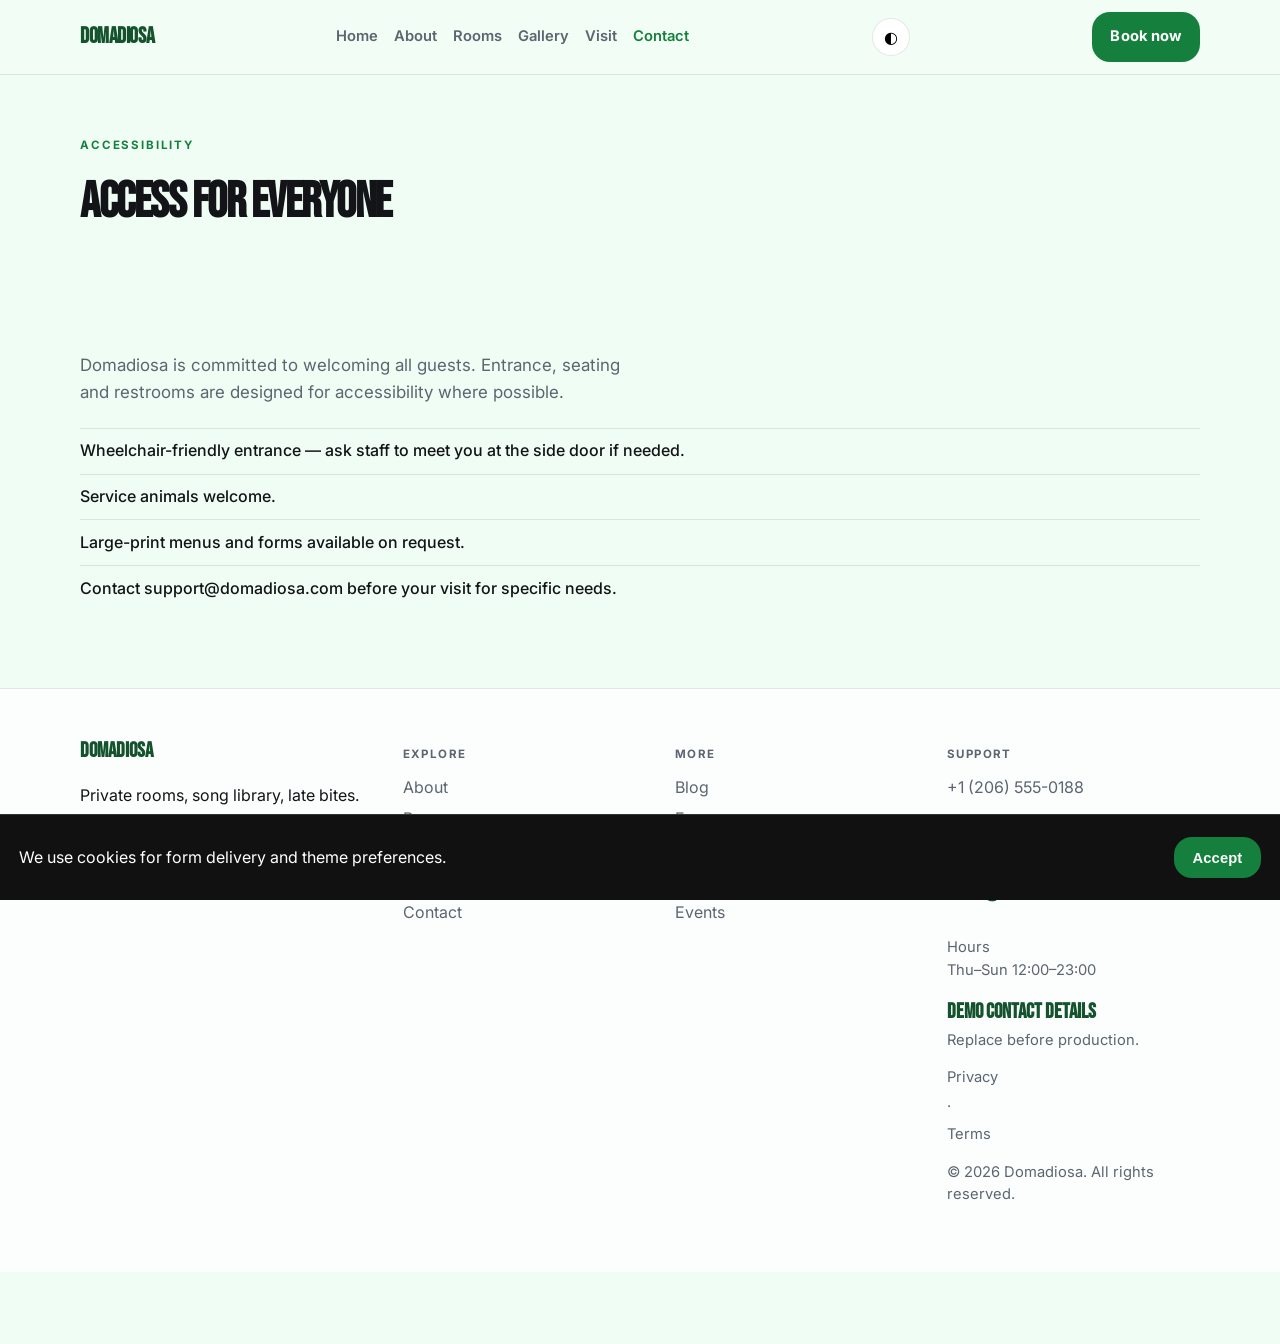
<file: accessibility.html>
<!DOCTYPE html>
<html lang="en">
<head>
  <meta charset="UTF-8" />
  <meta name="viewport" content="width=device-width, initial-scale=1" />
  <title>Accessibility | Domadiosa</title>
  <meta name="description" content="Accessibility statement" />
  <meta property="og:title" content="Accessibility | Domadiosa" />
  <meta property="og:description" content="Accessibility statement" />
  <meta property="og:type" content="website" />
  <meta name="twitter:card" content="summary_large_image" />
  <meta name="twitter:title" content="Accessibility | Domadiosa" />
  <meta name="twitter:description" content="Accessibility statement" />
  <meta property="og:image" content="assets/img-1.jpg" />
  <meta name="twitter:image" content="assets/img-1.jpg" />
  <meta property="og:url" content="https://domadiosa.github.io" />
  <script type="application/ld+json">{"@context": "https://schema.org", "@type": "LocalBusiness", "name": "Domadiosa", "description": "Private rooms, song library, late bites.", "url": "https://domadiosa.github.io", "image": "assets/img-1.jpg"}</script>
<script type="application/ld+json">{"@context": "https://schema.org", "@type": "FAQPage", "mainEntity": [{"@type": "Question", "name": "Where are you?", "acceptedAnswer": {"@type": "Answer", "text": "2200 Pike Place, Seattle, WA. See the map on Visit."}}, {"@type": "Question", "name": "How do I reach support?", "acceptedAnswer": {"@type": "Answer", "text": "Use the Contact form or email support@domadiosa.com. We reply during open hours."}}, {"@type": "Question", "name": "How do I book?", "acceptedAnswer": {"@type": "Answer", "text": "Send a message on Contact, email bookings@domadiosa.com, or call +1 (206) 555-0188."}}, {"@type": "Question", "name": "Are prices current?", "acceptedAnswer": {"@type": "Answer", "text": "Listed prices are current and may shift with seasons — we update this site when they do."}}, {"@type": "Question", "name": "Do you take groups?", "acceptedAnswer": {"@type": "Answer", "text": "Yes for many bookings — tell us the size and date and we'll confirm what Domadiosa can host."}}, {"@type": "Question", "name": "What should I bring?", "acceptedAnswer": {"@type": "Answer", "text": "Just yourself (and any notes on allergies, sizes, or preferences). We'll handle the rest."}}, {"@type": "Question", "name": "Do you offer gift cards?", "acceptedAnswer": {"@type": "Answer", "text": "Yes — see our Gift Cards page for digital and in-store options."}}, {"@type": "Question", "name": "Can I book for someone else?", "acceptedAnswer": {"@type": "Answer", "text": "Yes — include their name and preferences in the contact form."}}, {"@type": "Question", "name": "Is parking available?", "acceptedAnswer": {"@type": "Answer", "text": "See Locations for the branch closest to you in Seattle."}}, {"@type": "Question", "name": "Do you take walk-ins at Domadiosa?", "acceptedAnswer": {"@type": "Answer", "text": "Yes when capacity allows — check Visit for peak hours."}}, {"@type": "Question", "name": "Do you host private events?", "acceptedAnswer": {"@type": "Answer", "text": "Contact us with date, headcount and rooms preferences."}}, {"@type": "Question", "name": "Where can I read updates?", "acceptedAnswer": {"@type": "Answer", "text": "Blog and Journal pages publish changes before social media."}}, {"@type": "Question", "name": "How do I join the team?", "acceptedAnswer": {"@type": "Answer", "text": "Open roles are listed on Careers — we reply to every application."}}, {"@type": "Question", "name": "Is the space accessible?", "acceptedAnswer": {"@type": "Answer", "text": "See our Accessibility page for entrance, seating and restroom notes."}}]}</script>
<script type="application/ld+json">{"@context": "https://schema.org", "@type": "WebSite", "name": "Domadiosa", "url": "https://domadiosa.github.io", "description": "Private rooms, song library, late bites."}</script>
  <link rel="canonical" href="https://domadiosa.github.io/accessibility.html" />
  <link rel="alternate" hreflang="en" href="https://domadiosa.github.io/accessibility.html" />
  <link rel="alternate" hreflang="x-default" href="https://domadiosa.github.io/index.html" />
  <meta name="theme-color" content="#111111" />
  <link rel="preconnect" href="https://fonts.googleapis.com" />
  <link rel="preconnect" href="https://fonts.gstatic.com" crossorigin />
  <link href="https://fonts.googleapis.com/css2?family=Bebas+Neue&family=Inter:wght@400;500;600;700&display=swap" rel="stylesheet" />
  <link rel="stylesheet" href="styles.css" />
  <link rel="icon" href="favicon.svg" type="image/svg+xml" />
</head>
<body>

  <header class="top">
    <div class="shell bar">
      <a class="logo" href="index.html">Domadiosa</a>
      <button class="nav-toggle" type="button" aria-label="Open menu" data-nav-toggle>
        <span></span><span></span><span></span>
      </button>
      <nav data-nav><a href="index.html">Home</a><a href="about.html">About</a><a href="offerings.html">Rooms</a><a href="gallery.html">Gallery</a><a href="visit.html">Visit</a><a href="contact.html" class="on">Contact</a></nav>
      <button type="button" class="theme-toggle" data-theme-toggle aria-label="Toggle dark mode">◐</button>
      <a class="cta" href="contact.html" data-open-book>Book now</a>
    </div>
  </header>  <main class="page">
    <section class="page-hero"><div class="shell">
      <p class="eyebrow">Accessibility</p>
      <h1>Access for everyone</h1>
    </div></section>
    <section class="block"><div class="shell prose-block">
      <p class="lead">Domadiosa is committed to welcoming all guests. Entrance, seating and restrooms are designed for accessibility where possible.</p>
      <ul class="checks">
        <li>Wheelchair-friendly entrance — ask staff to meet you at the side door if needed.</li>
        <li>Service animals welcome.</li>
        <li>Large-print menus and forms available on request.</li>
        <li>Contact support@domadiosa.com before your visit for specific needs.</li>
      </ul>
    </div></section>
  </main>
  <footer class="foot">
    <div class="shell foot-grid">
      <div>
        <strong>Domadiosa</strong>
        <p>Private rooms, song library, late bites.</p>
        <p class="foot-meta">2200 Pike Place<br/>Seattle, WA</p>
      </div>
      <div>
        <p class="fh">Explore</p>
        <a href="about.html">About</a><a href="offerings.html">Rooms</a><a href="gallery.html">Gallery</a><a href="visit.html">Visit</a><a href="contact.html">Contact</a>
      </div>
      <div>
        <p class="fh">More</p>
        <a href="blog.html">Blog</a><a href="faq.html">Faq</a><a href="pricing.html">Pricing</a><a href="accessibility.html">Accessibility</a><a href="events.html">Events</a>
      </div>
      <div>
        <p class="fh">Support</p>
        <a href="tel:+12065550188">+1 (206) 555-0188</a>
        <p class="mail-plain">support@domadiosa.com</p>
        <p class="mail-plain">hello@domadiosa.com</p>
        <p class="foot-meta">Hours<br/>Thu–Sun 12:00–23:00</p>
        <p class="foot-meta"><strong>Demo contact details</strong><br/>Replace before production.</p>
        <p class="foot-meta"><a href="privacy.html">Privacy</a> · <a href="terms.html">Terms</a></p>
        <p class="foot-meta">© 2026 Domadiosa. All rights reserved.</p>
      </div>
    </div>
  </footer>
  <div class="cookie-bar" data-cookie-bar hidden>
    <p>We use cookies for form delivery and theme preferences.</p>
    <button type="button" class="btn solid" data-cookie-accept>Accept</button>
  </div>
  <div class="mobile-cta">
    <a href="tel:+12065550188">Call</a>
    <button type="button" data-open-book>Book</button>
    <a href="visit.html">Map</a>
  </div>
  <div class="toast" data-toast hidden></div>

  <div class="modal" data-book-modal hidden>
    <div class="modal-card">
      <button class="modal-close" type="button" data-close-book aria-label="Close">×</button>
      <p class="eyebrow">Quick request</p>
      <h3>Contact Domadiosa</h3>
      <p class="lead">Send the essentials and we will reply by email.</p>
      <form class="contact-form compact" data-quick-book data-support="support@domadiosa.com">
        <label>Name<input name="name" required placeholder="Your name" /></label>
        <label>Email<input type="email" name="email" required placeholder="you@email.com" /></label>
        <label>Timing<input name="when" required placeholder="Preferred date or timeline" /></label>
        <label>Notes<textarea name="message" rows="3" placeholder="Project, product, service or other details…"></textarea></label>
        <button class="btn solid" type="submit">Book</button>
      </form>
    </div>
  </div>

  <div class="lightbox" data-lightbox hidden>
    <button class="modal-close" type="button" data-lightbox-close aria-label="Close">×</button>
    <img data-lightbox-img alt="" />
    <div class="lightbox-nav">
      <button type="button" data-lightbox-prev>‹</button>
      <button type="button" data-lightbox-next>›</button>
    </div>
  </div>
  <script src="site.js"></script>
</body></html>
</file>
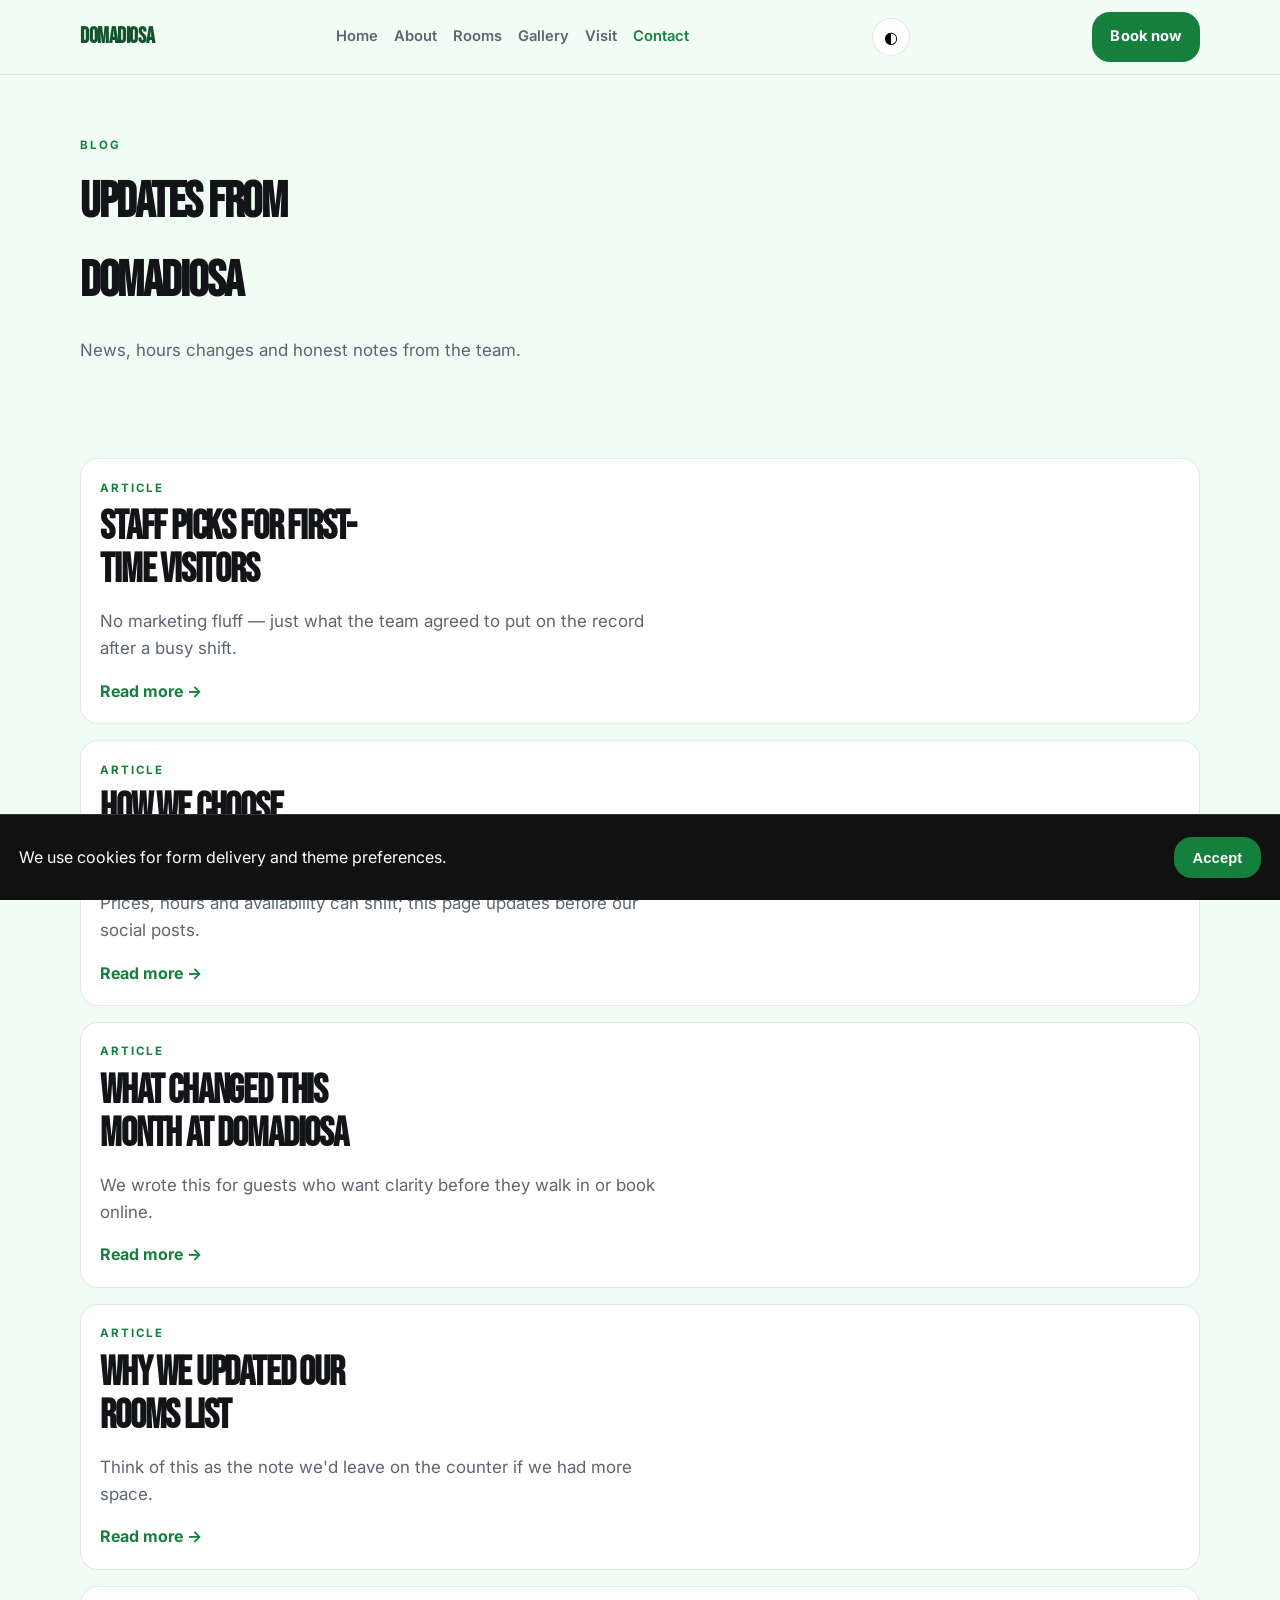
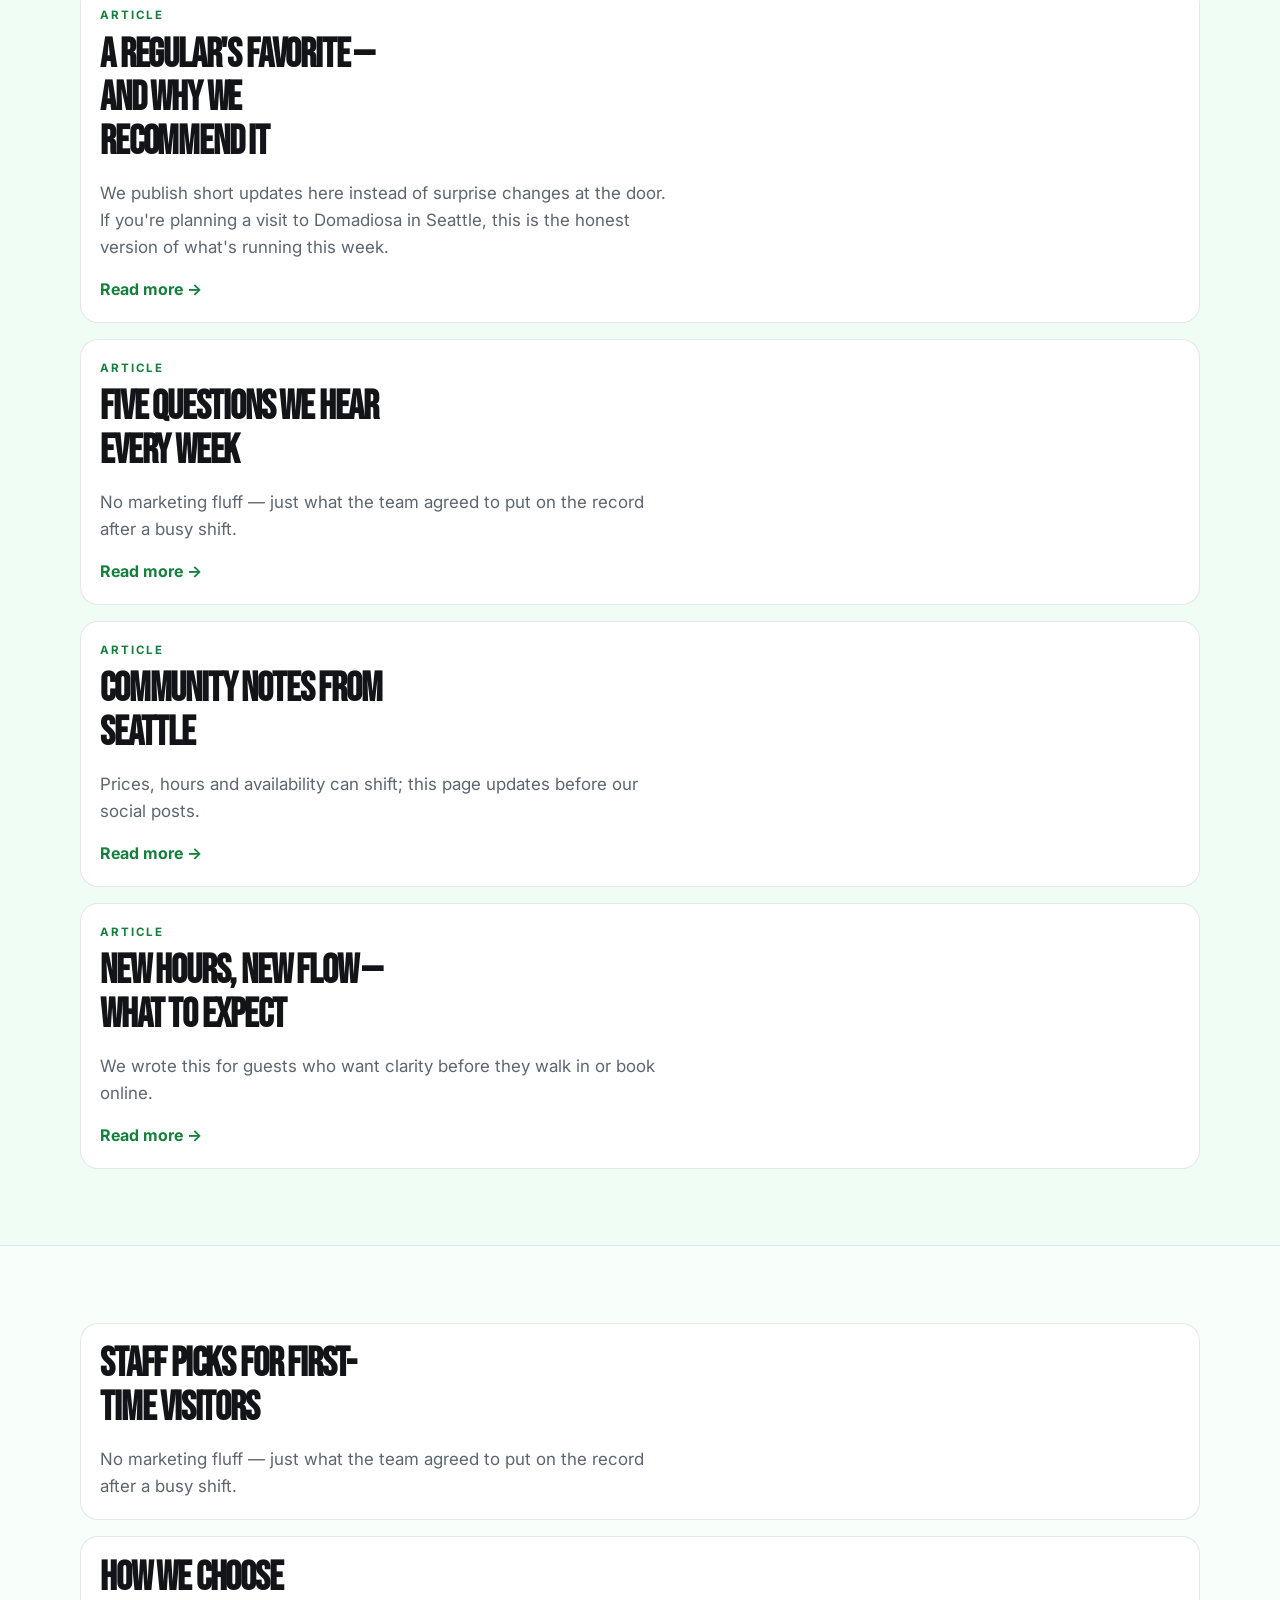
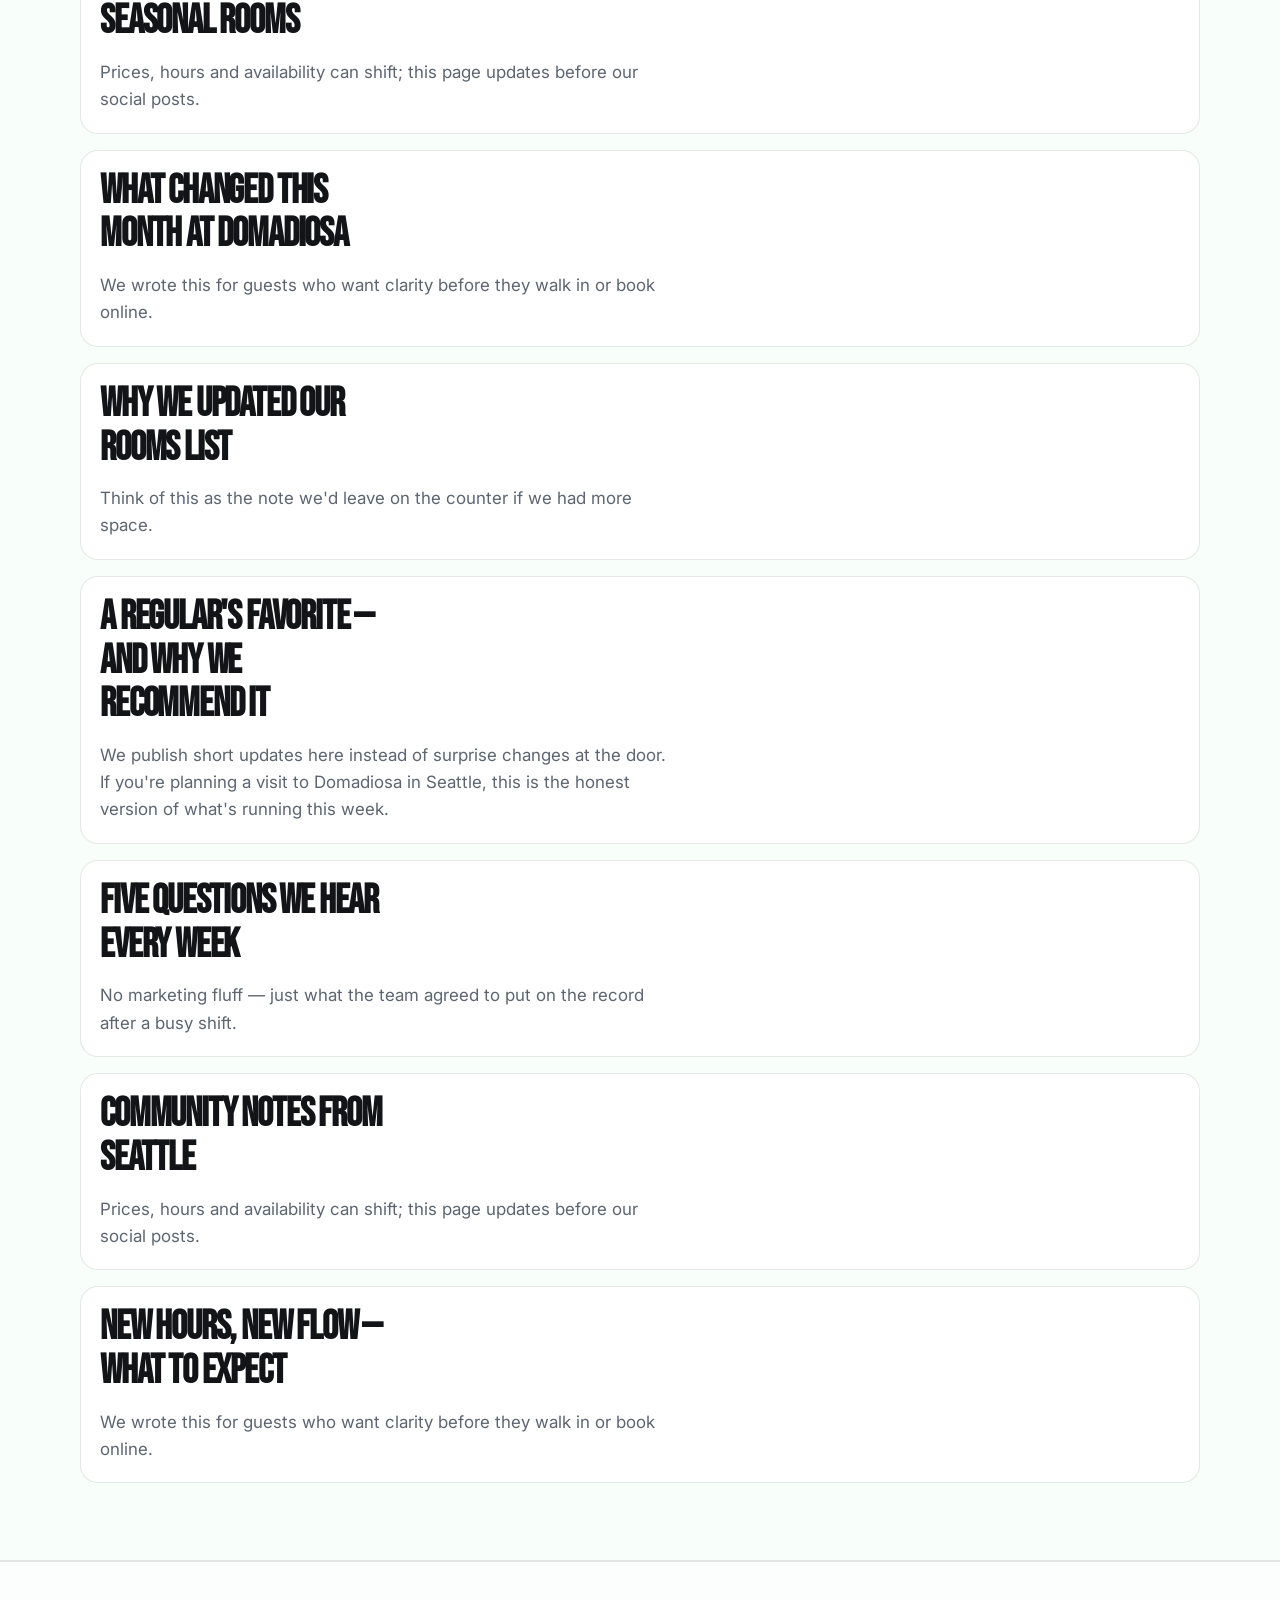
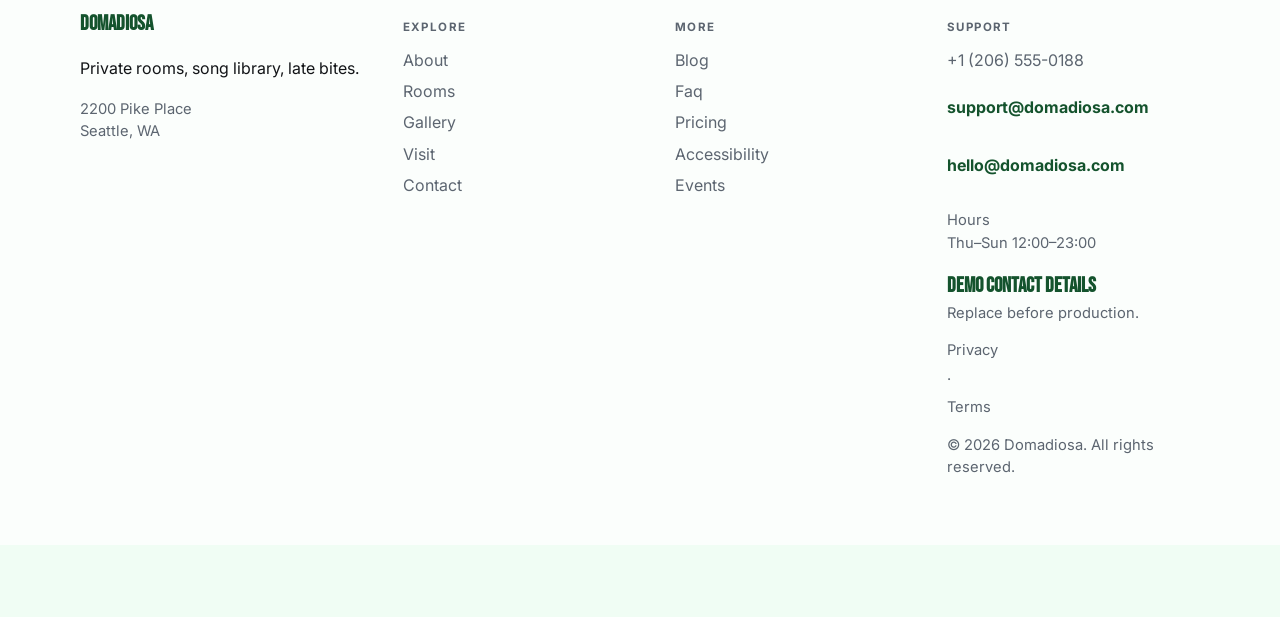
<file: blog.html>
<!DOCTYPE html>
<html lang="en">
<head>
  <meta charset="UTF-8" />
  <meta name="viewport" content="width=device-width, initial-scale=1" />
  <title>Blog | Domadiosa</title>
  <meta name="description" content="News from Domadiosa" />
  <meta property="og:title" content="Blog | Domadiosa" />
  <meta property="og:description" content="News from Domadiosa" />
  <meta property="og:type" content="website" />
  <meta name="twitter:card" content="summary_large_image" />
  <meta name="twitter:title" content="Blog | Domadiosa" />
  <meta name="twitter:description" content="News from Domadiosa" />
  <meta property="og:image" content="assets/img-1.jpg" />
  <meta name="twitter:image" content="assets/img-1.jpg" />
  <meta property="og:url" content="https://domadiosa.github.io" />
  <script type="application/ld+json">{"@context": "https://schema.org", "@type": "LocalBusiness", "name": "Domadiosa", "description": "Private rooms, song library, late bites.", "url": "https://domadiosa.github.io", "image": "assets/img-1.jpg"}</script>
<script type="application/ld+json">{"@context": "https://schema.org", "@type": "FAQPage", "mainEntity": [{"@type": "Question", "name": "Where are you?", "acceptedAnswer": {"@type": "Answer", "text": "2200 Pike Place, Seattle, WA. See the map on Visit."}}, {"@type": "Question", "name": "How do I reach support?", "acceptedAnswer": {"@type": "Answer", "text": "Use the Contact form or email support@domadiosa.com. We reply during open hours."}}, {"@type": "Question", "name": "How do I book?", "acceptedAnswer": {"@type": "Answer", "text": "Send a message on Contact, email bookings@domadiosa.com, or call +1 (206) 555-0188."}}, {"@type": "Question", "name": "Are prices current?", "acceptedAnswer": {"@type": "Answer", "text": "Listed prices are current and may shift with seasons — we update this site when they do."}}, {"@type": "Question", "name": "Do you take groups?", "acceptedAnswer": {"@type": "Answer", "text": "Yes for many bookings — tell us the size and date and we'll confirm what Domadiosa can host."}}, {"@type": "Question", "name": "What should I bring?", "acceptedAnswer": {"@type": "Answer", "text": "Just yourself (and any notes on allergies, sizes, or preferences). We'll handle the rest."}}, {"@type": "Question", "name": "Do you offer gift cards?", "acceptedAnswer": {"@type": "Answer", "text": "Yes — see our Gift Cards page for digital and in-store options."}}, {"@type": "Question", "name": "Can I book for someone else?", "acceptedAnswer": {"@type": "Answer", "text": "Yes — include their name and preferences in the contact form."}}, {"@type": "Question", "name": "Is parking available?", "acceptedAnswer": {"@type": "Answer", "text": "See Locations for the branch closest to you in Seattle."}}, {"@type": "Question", "name": "Do you take walk-ins at Domadiosa?", "acceptedAnswer": {"@type": "Answer", "text": "Yes when capacity allows — check Visit for peak hours."}}, {"@type": "Question", "name": "Do you host private events?", "acceptedAnswer": {"@type": "Answer", "text": "Contact us with date, headcount and rooms preferences."}}, {"@type": "Question", "name": "Where can I read updates?", "acceptedAnswer": {"@type": "Answer", "text": "Blog and Journal pages publish changes before social media."}}, {"@type": "Question", "name": "How do I join the team?", "acceptedAnswer": {"@type": "Answer", "text": "Open roles are listed on Careers — we reply to every application."}}, {"@type": "Question", "name": "Is the space accessible?", "acceptedAnswer": {"@type": "Answer", "text": "See our Accessibility page for entrance, seating and restroom notes."}}]}</script>
<script type="application/ld+json">{"@context": "https://schema.org", "@type": "WebSite", "name": "Domadiosa", "url": "https://domadiosa.github.io", "description": "Private rooms, song library, late bites."}</script>
  <link rel="canonical" href="https://domadiosa.github.io/blog.html" />
  <link rel="alternate" hreflang="en" href="https://domadiosa.github.io/blog.html" />
  <link rel="alternate" hreflang="x-default" href="https://domadiosa.github.io/index.html" />
  <meta name="theme-color" content="#111111" />
  <link rel="preconnect" href="https://fonts.googleapis.com" />
  <link rel="preconnect" href="https://fonts.gstatic.com" crossorigin />
  <link href="https://fonts.googleapis.com/css2?family=Bebas+Neue&family=Inter:wght@400;500;600;700&display=swap" rel="stylesheet" />
  <link rel="stylesheet" href="styles.css" />
  <link rel="icon" href="favicon.svg" type="image/svg+xml" />
</head>
<body>

  <header class="top">
    <div class="shell bar">
      <a class="logo" href="index.html">Domadiosa</a>
      <button class="nav-toggle" type="button" aria-label="Open menu" data-nav-toggle>
        <span></span><span></span><span></span>
      </button>
      <nav data-nav><a href="index.html">Home</a><a href="about.html">About</a><a href="offerings.html">Rooms</a><a href="gallery.html">Gallery</a><a href="visit.html">Visit</a><a href="contact.html" class="on">Contact</a></nav>
      <button type="button" class="theme-toggle" data-theme-toggle aria-label="Toggle dark mode">◐</button>
      <a class="cta" href="contact.html" data-open-book>Book now</a>
    </div>
  </header>  <main class="page">
    <section class="page-hero"><div class="shell">
      <p class="eyebrow">Blog</p>
      <h1>Updates from Domadiosa</h1>
      <p class="lead">News, hours changes and honest notes from the team.</p>
    </div></section>
    <section class="block"><div class="shell journal-stack"><article class="journal-entry reveal">
      <p class="eyebrow">Article</p>
      <h2><a href="#post-0">Staff picks for first-time visitors</a></h2>
      <p class="lead">No marketing fluff — just what the team agreed to put on the record after a busy shift.</p>
      <a class="textlink" href="#post-0">Read more →</a>
    </article><article class="journal-entry reveal">
      <p class="eyebrow">Article</p>
      <h2><a href="#post-1">How we choose seasonal rooms</a></h2>
      <p class="lead">Prices, hours and availability can shift; this page updates before our social posts.</p>
      <a class="textlink" href="#post-1">Read more →</a>
    </article><article class="journal-entry reveal">
      <p class="eyebrow">Article</p>
      <h2><a href="#post-2">What changed this month at Domadiosa</a></h2>
      <p class="lead">We wrote this for guests who want clarity before they walk in or book online.</p>
      <a class="textlink" href="#post-2">Read more →</a>
    </article><article class="journal-entry reveal">
      <p class="eyebrow">Article</p>
      <h2><a href="#post-3">Why we updated our rooms list</a></h2>
      <p class="lead">Think of this as the note we&#x27;d leave on the counter if we had more space.</p>
      <a class="textlink" href="#post-3">Read more →</a>
    </article><article class="journal-entry reveal">
      <p class="eyebrow">Article</p>
      <h2><a href="#post-4">A regular&#x27;s favorite — and why we recommend it</a></h2>
      <p class="lead">We publish short updates here instead of surprise changes at the door. If you&#x27;re planning a visit to Domadiosa in Seattle, this is the honest version of what&#x27;s running this week.</p>
      <a class="textlink" href="#post-4">Read more →</a>
    </article><article class="journal-entry reveal">
      <p class="eyebrow">Article</p>
      <h2><a href="#post-5">Five questions we hear every week</a></h2>
      <p class="lead">No marketing fluff — just what the team agreed to put on the record after a busy shift.</p>
      <a class="textlink" href="#post-5">Read more →</a>
    </article><article class="journal-entry reveal">
      <p class="eyebrow">Article</p>
      <h2><a href="#post-6">Community notes from Seattle</a></h2>
      <p class="lead">Prices, hours and availability can shift; this page updates before our social posts.</p>
      <a class="textlink" href="#post-6">Read more →</a>
    </article><article class="journal-entry reveal">
      <p class="eyebrow">Article</p>
      <h2><a href="#post-7">New hours, new flow — what to expect</a></h2>
      <p class="lead">We wrote this for guests who want clarity before they walk in or book online.</p>
      <a class="textlink" href="#post-7">Read more →</a>
    </article></div></section>
    <section class="block tint"><div class="shell journal-stack"><article id="post-0" class="journal-entry reveal">
      <h2>Staff picks for first-time visitors</h2>
      <p class="lead">No marketing fluff — just what the team agreed to put on the record after a busy shift.</p>
    </article><article id="post-1" class="journal-entry reveal">
      <h2>How we choose seasonal rooms</h2>
      <p class="lead">Prices, hours and availability can shift; this page updates before our social posts.</p>
    </article><article id="post-2" class="journal-entry reveal">
      <h2>What changed this month at Domadiosa</h2>
      <p class="lead">We wrote this for guests who want clarity before they walk in or book online.</p>
    </article><article id="post-3" class="journal-entry reveal">
      <h2>Why we updated our rooms list</h2>
      <p class="lead">Think of this as the note we&#x27;d leave on the counter if we had more space.</p>
    </article><article id="post-4" class="journal-entry reveal">
      <h2>A regular&#x27;s favorite — and why we recommend it</h2>
      <p class="lead">We publish short updates here instead of surprise changes at the door. If you&#x27;re planning a visit to Domadiosa in Seattle, this is the honest version of what&#x27;s running this week.</p>
    </article><article id="post-5" class="journal-entry reveal">
      <h2>Five questions we hear every week</h2>
      <p class="lead">No marketing fluff — just what the team agreed to put on the record after a busy shift.</p>
    </article><article id="post-6" class="journal-entry reveal">
      <h2>Community notes from Seattle</h2>
      <p class="lead">Prices, hours and availability can shift; this page updates before our social posts.</p>
    </article><article id="post-7" class="journal-entry reveal">
      <h2>New hours, new flow — what to expect</h2>
      <p class="lead">We wrote this for guests who want clarity before they walk in or book online.</p>
    </article></div></section>
  </main>
  <footer class="foot">
    <div class="shell foot-grid">
      <div>
        <strong>Domadiosa</strong>
        <p>Private rooms, song library, late bites.</p>
        <p class="foot-meta">2200 Pike Place<br/>Seattle, WA</p>
      </div>
      <div>
        <p class="fh">Explore</p>
        <a href="about.html">About</a><a href="offerings.html">Rooms</a><a href="gallery.html">Gallery</a><a href="visit.html">Visit</a><a href="contact.html">Contact</a>
      </div>
      <div>
        <p class="fh">More</p>
        <a href="blog.html">Blog</a><a href="faq.html">Faq</a><a href="pricing.html">Pricing</a><a href="accessibility.html">Accessibility</a><a href="events.html">Events</a>
      </div>
      <div>
        <p class="fh">Support</p>
        <a href="tel:+12065550188">+1 (206) 555-0188</a>
        <p class="mail-plain">support@domadiosa.com</p>
        <p class="mail-plain">hello@domadiosa.com</p>
        <p class="foot-meta">Hours<br/>Thu–Sun 12:00–23:00</p>
        <p class="foot-meta"><strong>Demo contact details</strong><br/>Replace before production.</p>
        <p class="foot-meta"><a href="privacy.html">Privacy</a> · <a href="terms.html">Terms</a></p>
        <p class="foot-meta">© 2026 Domadiosa. All rights reserved.</p>
      </div>
    </div>
  </footer>
  <div class="cookie-bar" data-cookie-bar hidden>
    <p>We use cookies for form delivery and theme preferences.</p>
    <button type="button" class="btn solid" data-cookie-accept>Accept</button>
  </div>
  <div class="mobile-cta">
    <a href="tel:+12065550188">Call</a>
    <button type="button" data-open-book>Book</button>
    <a href="visit.html">Map</a>
  </div>
  <div class="toast" data-toast hidden></div>

  <div class="modal" data-book-modal hidden>
    <div class="modal-card">
      <button class="modal-close" type="button" data-close-book aria-label="Close">×</button>
      <p class="eyebrow">Quick request</p>
      <h3>Contact Domadiosa</h3>
      <p class="lead">Send the essentials and we will reply by email.</p>
      <form class="contact-form compact" data-quick-book data-support="support@domadiosa.com">
        <label>Name<input name="name" required placeholder="Your name" /></label>
        <label>Email<input type="email" name="email" required placeholder="you@email.com" /></label>
        <label>Timing<input name="when" required placeholder="Preferred date or timeline" /></label>
        <label>Notes<textarea name="message" rows="3" placeholder="Project, product, service or other details…"></textarea></label>
        <button class="btn solid" type="submit">Book</button>
      </form>
    </div>
  </div>

  <div class="lightbox" data-lightbox hidden>
    <button class="modal-close" type="button" data-lightbox-close aria-label="Close">×</button>
    <img data-lightbox-img alt="" />
    <div class="lightbox-nav">
      <button type="button" data-lightbox-prev>‹</button>
      <button type="button" data-lightbox-next>›</button>
    </div>
  </div>
  <script src="site.js"></script>
</body></html>
</file>
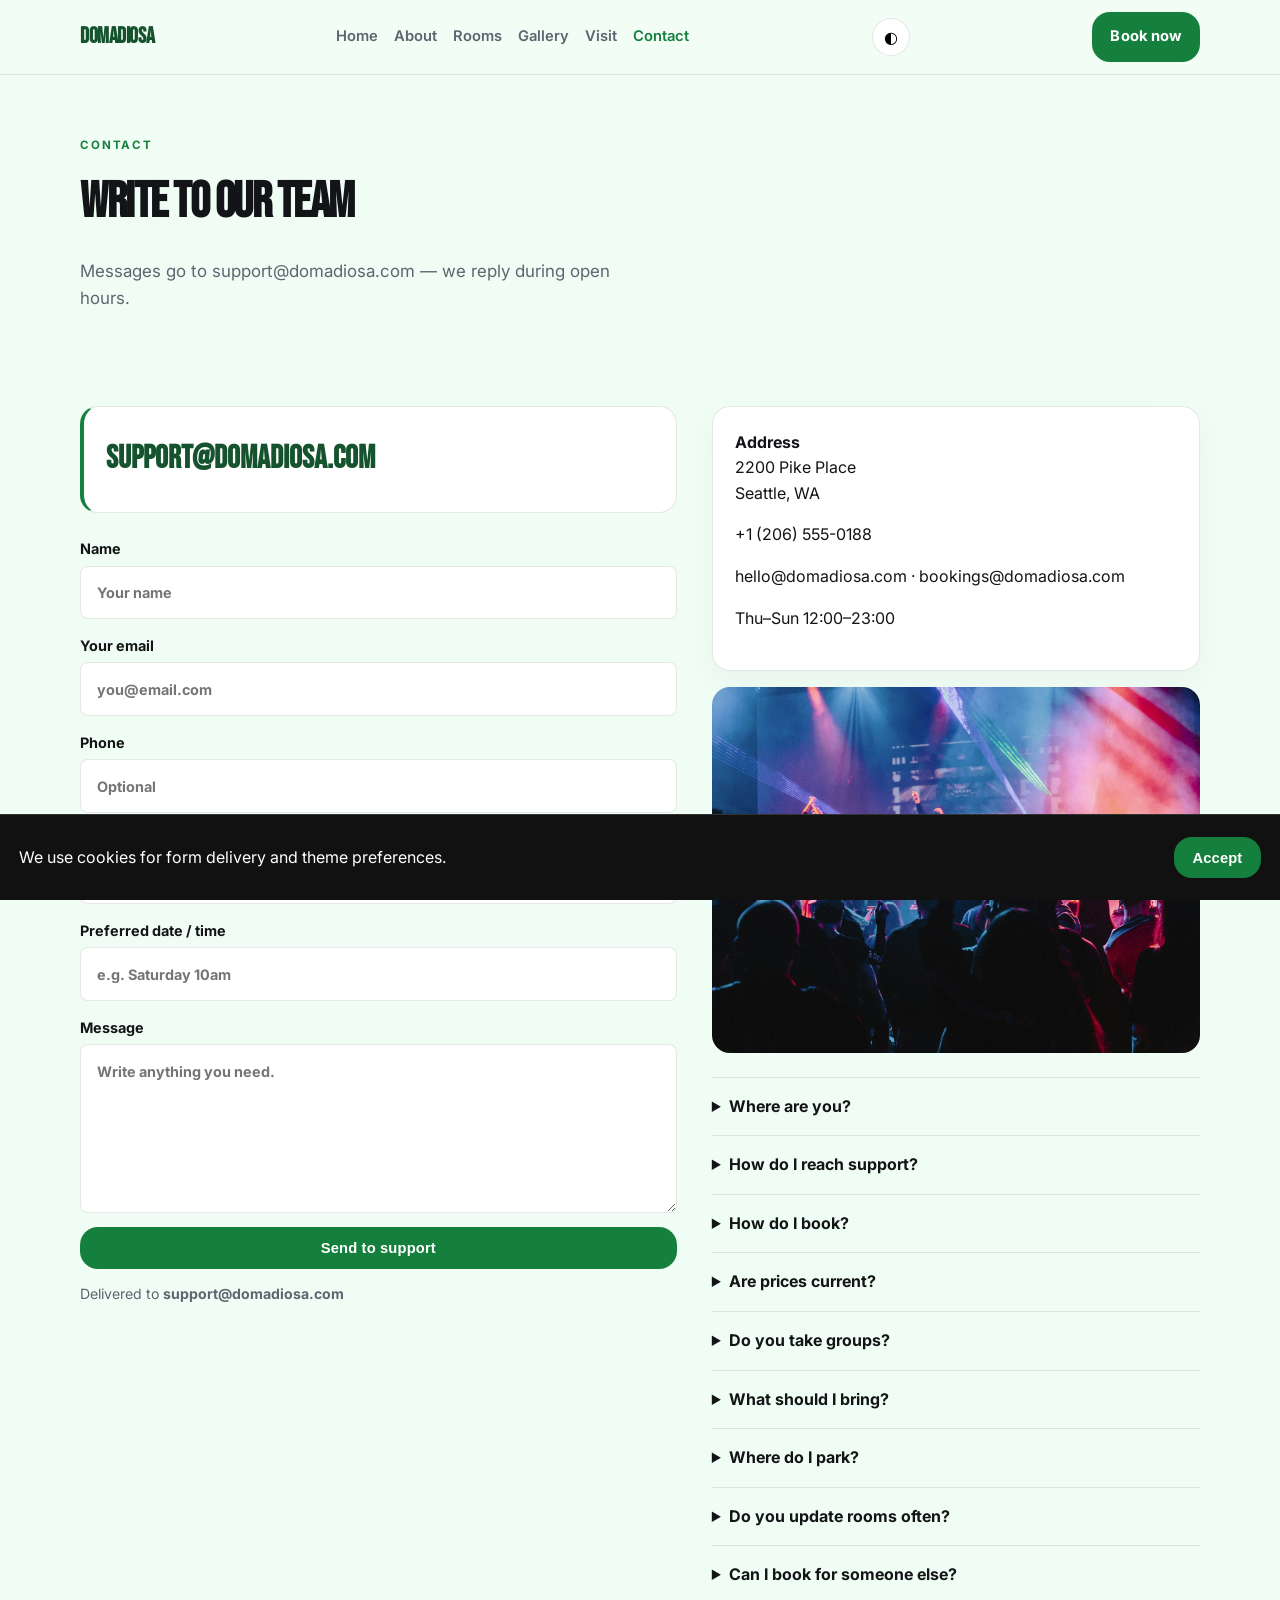
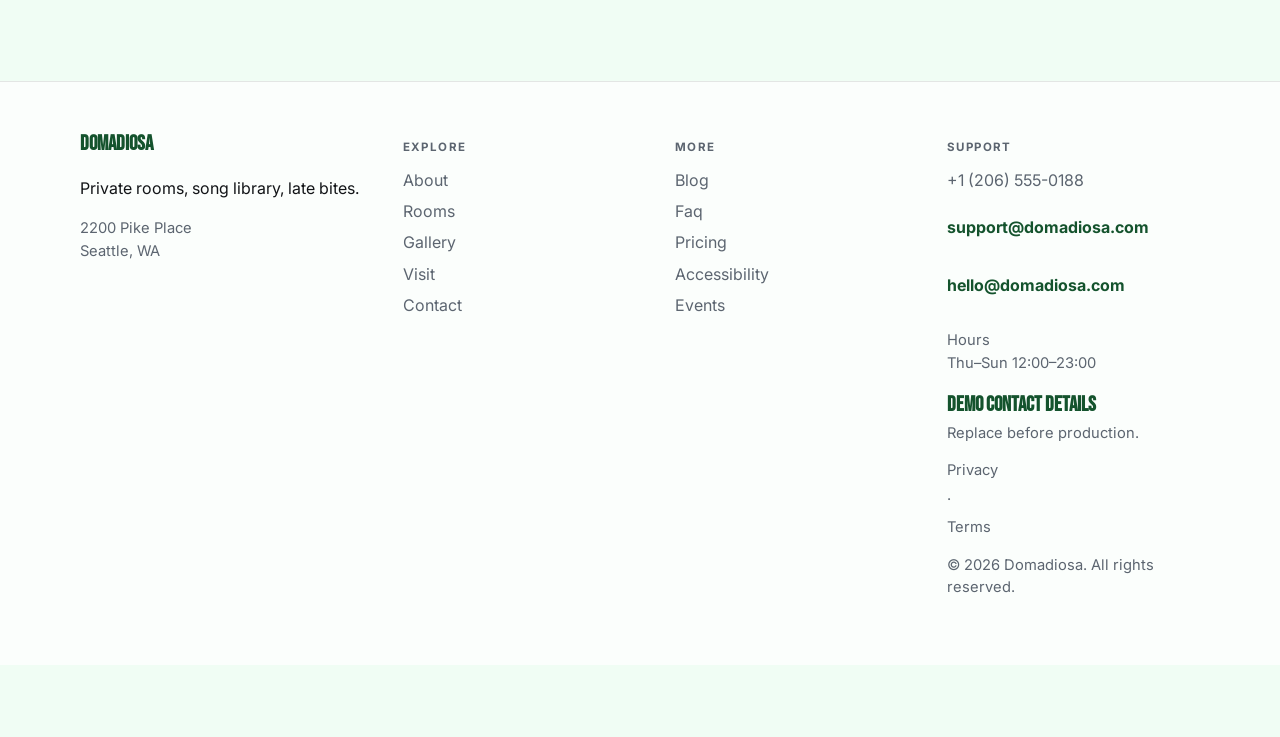
<file: contact.html>
<!DOCTYPE html>
<html lang="en">
<head>
  <meta charset="UTF-8" />
  <meta name="viewport" content="width=device-width, initial-scale=1" />
  <title>Contact | Domadiosa</title>
  <meta name="description" content="Contact Domadiosa" />
  <meta property="og:title" content="Contact | Domadiosa" />
  <meta property="og:description" content="Contact Domadiosa" />
  <meta property="og:type" content="website" />
  <meta name="twitter:card" content="summary_large_image" />
  <meta name="twitter:title" content="Contact | Domadiosa" />
  <meta name="twitter:description" content="Contact Domadiosa" />
  <meta property="og:image" content="assets/img-1.jpg" />
  <meta name="twitter:image" content="assets/img-1.jpg" />
  <meta property="og:url" content="https://domadiosa.github.io" />
  <script type="application/ld+json">{"@context": "https://schema.org", "@type": "LocalBusiness", "name": "Domadiosa", "description": "Private rooms, song library, late bites.", "url": "https://domadiosa.github.io", "image": "assets/img-1.jpg"}</script>
<script type="application/ld+json">{"@context": "https://schema.org", "@type": "FAQPage", "mainEntity": [{"@type": "Question", "name": "Where are you?", "acceptedAnswer": {"@type": "Answer", "text": "2200 Pike Place, Seattle, WA. See the map on Visit."}}, {"@type": "Question", "name": "How do I reach support?", "acceptedAnswer": {"@type": "Answer", "text": "Use the Contact form or email support@domadiosa.com. We reply during open hours."}}, {"@type": "Question", "name": "How do I book?", "acceptedAnswer": {"@type": "Answer", "text": "Send a message on Contact, email bookings@domadiosa.com, or call +1 (206) 555-0188."}}, {"@type": "Question", "name": "Are prices current?", "acceptedAnswer": {"@type": "Answer", "text": "Listed prices are current and may shift with seasons — we update this site when they do."}}, {"@type": "Question", "name": "Do you take groups?", "acceptedAnswer": {"@type": "Answer", "text": "Yes for many bookings — tell us the size and date and we'll confirm what Domadiosa can host."}}, {"@type": "Question", "name": "What should I bring?", "acceptedAnswer": {"@type": "Answer", "text": "Just yourself (and any notes on allergies, sizes, or preferences). We'll handle the rest."}}, {"@type": "Question", "name": "Do you offer gift cards?", "acceptedAnswer": {"@type": "Answer", "text": "Yes — see our Gift Cards page for digital and in-store options."}}, {"@type": "Question", "name": "Can I book for someone else?", "acceptedAnswer": {"@type": "Answer", "text": "Yes — include their name and preferences in the contact form."}}, {"@type": "Question", "name": "Is parking available?", "acceptedAnswer": {"@type": "Answer", "text": "See Locations for the branch closest to you in Seattle."}}, {"@type": "Question", "name": "Do you take walk-ins at Domadiosa?", "acceptedAnswer": {"@type": "Answer", "text": "Yes when capacity allows — check Visit for peak hours."}}, {"@type": "Question", "name": "Do you host private events?", "acceptedAnswer": {"@type": "Answer", "text": "Contact us with date, headcount and rooms preferences."}}, {"@type": "Question", "name": "Where can I read updates?", "acceptedAnswer": {"@type": "Answer", "text": "Blog and Journal pages publish changes before social media."}}, {"@type": "Question", "name": "How do I join the team?", "acceptedAnswer": {"@type": "Answer", "text": "Open roles are listed on Careers — we reply to every application."}}, {"@type": "Question", "name": "Is the space accessible?", "acceptedAnswer": {"@type": "Answer", "text": "See our Accessibility page for entrance, seating and restroom notes."}}]}</script>
<script type="application/ld+json">{"@context": "https://schema.org", "@type": "WebSite", "name": "Domadiosa", "url": "https://domadiosa.github.io", "description": "Private rooms, song library, late bites."}</script>
  <link rel="canonical" href="https://domadiosa.github.io/contact.html" />
  <link rel="alternate" hreflang="en" href="https://domadiosa.github.io/contact.html" />
  <link rel="alternate" hreflang="x-default" href="https://domadiosa.github.io/index.html" />
  <meta name="theme-color" content="#111111" />
  <link rel="preconnect" href="https://fonts.googleapis.com" />
  <link rel="preconnect" href="https://fonts.gstatic.com" crossorigin />
  <link href="https://fonts.googleapis.com/css2?family=Bebas+Neue&family=Inter:wght@400;500;600;700&display=swap" rel="stylesheet" />
  <link rel="stylesheet" href="styles.css" />
  <link rel="icon" href="favicon.svg" type="image/svg+xml" />
</head>
<body>

  <header class="top">
    <div class="shell bar">
      <a class="logo" href="index.html">Domadiosa</a>
      <button class="nav-toggle" type="button" aria-label="Open menu" data-nav-toggle>
        <span></span><span></span><span></span>
      </button>
      <nav data-nav><a href="index.html">Home</a><a href="about.html">About</a><a href="offerings.html">Rooms</a><a href="gallery.html">Gallery</a><a href="visit.html">Visit</a><a href="contact.html" class="on">Contact</a></nav>
      <button type="button" class="theme-toggle" data-theme-toggle aria-label="Toggle dark mode">◐</button>
      <a class="cta" href="contact.html" data-open-book>Book now</a>
    </div>
  </header>  <main class="page">
    <section class="page-hero"><div class="shell">
      <p class="eyebrow">Contact</p><h1>Write to our team</h1>
      <p class="lead">Messages go to support@domadiosa.com — we reply during open hours.</p>
    </div></section>
    <section class="block"><div class="shell contact-grid">
      <div><div class="support-banner"><p class="support-mail">support@domadiosa.com</p></div><form class="contact-form" data-contact data-support="support@domadiosa.com">
          <label>Name<input name="name" required placeholder="Your name" autocomplete="name" /></label>
          <label>Your email<input type="email" name="email" required placeholder="you@email.com" autocomplete="email" /></label>
          <label>Phone<input type="tel" name="phone" placeholder="Optional" autocomplete="tel" /></label>
          <label>Topic<select name="topic" required>
              <option value="Booking">Booking / reservation</option>
              <option value="Support">Support / question</option>
              <option value="Group">Group or event</option>
              <option value="Other">Something else</option>
            </select></label>
          <label>Preferred date / time<input name="when" placeholder="e.g. Saturday 10am" /></label>
          <label>Message<textarea name="message" rows="6" required placeholder="Write anything you need."></textarea></label>
          <button class="btn solid" type="submit">Send to support</button>
          <p class="form-note">Delivered to <strong>support@domadiosa.com</strong></p>
        </form>
      <div class="form-success" data-success hidden><h3>Message received</h3><button type="button" class="btn quiet" data-again>Send another</button></div></div>
      <div><div class="card stack-card">
      <p><strong>Address</strong><br/>2200 Pike Place<br/>Seattle, WA</p>
      <p><a href="tel:+12065550188">+1 (206) 555-0188</a></p>
      <p>hello@domadiosa.com · bookings@domadiosa.com</p><p>Thu–Sun 12:00–23:00</p></div>
      <img class="solo" src="assets/img-7.jpg" alt="contact" style="margin-top:1rem" />
      <div class="faq" style="margin-top:1.5rem"><details><summary>Where are you?</summary><p>2200 Pike Place, Seattle, WA. See the map on Visit.</p></details>
<details><summary>How do I reach support?</summary><p>Use the Contact form or email support@domadiosa.com. We reply during open hours.</p></details>
<details><summary>How do I book?</summary><p>Send a message on Contact, email bookings@domadiosa.com, or call +1 (206) 555-0188.</p></details>
<details><summary>Are prices current?</summary><p>Listed prices are current and may shift with seasons — we update this site when they do.</p></details>
<details><summary>Do you take groups?</summary><p>Yes for many bookings — tell us the size and date and we'll confirm what Domadiosa can host.</p></details>
<details><summary>What should I bring?</summary><p>Just yourself (and any notes on allergies, sizes, or preferences). We'll handle the rest.</p></details>
<details><summary>Where do I park?</summary><p>See the Visit page for address and map links around Seattle.</p></details>
<details><summary>Do you update rooms often?</summary><p>Yes — seasonal shifts are posted here first.</p></details>
<details><summary>Can I book for someone else?</summary><p>Yes — include their name and preferences in the Contact form or email support@domadiosa.com.</p></details></div></div>
    </div></section>
  </main>
  <footer class="foot">
    <div class="shell foot-grid">
      <div>
        <strong>Domadiosa</strong>
        <p>Private rooms, song library, late bites.</p>
        <p class="foot-meta">2200 Pike Place<br/>Seattle, WA</p>
      </div>
      <div>
        <p class="fh">Explore</p>
        <a href="about.html">About</a><a href="offerings.html">Rooms</a><a href="gallery.html">Gallery</a><a href="visit.html">Visit</a><a href="contact.html">Contact</a>
      </div>
      <div>
        <p class="fh">More</p>
        <a href="blog.html">Blog</a><a href="faq.html">Faq</a><a href="pricing.html">Pricing</a><a href="accessibility.html">Accessibility</a><a href="events.html">Events</a>
      </div>
      <div>
        <p class="fh">Support</p>
        <a href="tel:+12065550188">+1 (206) 555-0188</a>
        <p class="mail-plain">support@domadiosa.com</p>
        <p class="mail-plain">hello@domadiosa.com</p>
        <p class="foot-meta">Hours<br/>Thu–Sun 12:00–23:00</p>
        <p class="foot-meta"><strong>Demo contact details</strong><br/>Replace before production.</p>
        <p class="foot-meta"><a href="privacy.html">Privacy</a> · <a href="terms.html">Terms</a></p>
        <p class="foot-meta">© 2026 Domadiosa. All rights reserved.</p>
      </div>
    </div>
  </footer>
  <div class="cookie-bar" data-cookie-bar hidden>
    <p>We use cookies for form delivery and theme preferences.</p>
    <button type="button" class="btn solid" data-cookie-accept>Accept</button>
  </div>
  <div class="mobile-cta">
    <a href="tel:+12065550188">Call</a>
    <button type="button" data-open-book>Book</button>
    <a href="visit.html">Map</a>
  </div>
  <div class="toast" data-toast hidden></div>

  <div class="modal" data-book-modal hidden>
    <div class="modal-card">
      <button class="modal-close" type="button" data-close-book aria-label="Close">×</button>
      <p class="eyebrow">Quick request</p>
      <h3>Contact Domadiosa</h3>
      <p class="lead">Send the essentials and we will reply by email.</p>
      <form class="contact-form compact" data-quick-book data-support="support@domadiosa.com">
        <label>Name<input name="name" required placeholder="Your name" /></label>
        <label>Email<input type="email" name="email" required placeholder="you@email.com" /></label>
        <label>Timing<input name="when" required placeholder="Preferred date or timeline" /></label>
        <label>Notes<textarea name="message" rows="3" placeholder="Project, product, service or other details…"></textarea></label>
        <button class="btn solid" type="submit">Book</button>
      </form>
    </div>
  </div>

  <div class="lightbox" data-lightbox hidden>
    <button class="modal-close" type="button" data-lightbox-close aria-label="Close">×</button>
    <img data-lightbox-img alt="" />
    <div class="lightbox-nav">
      <button type="button" data-lightbox-prev>‹</button>
      <button type="button" data-lightbox-next>›</button>
    </div>
  </div>
  <script src="site.js"></script>
</body></html>
</file>
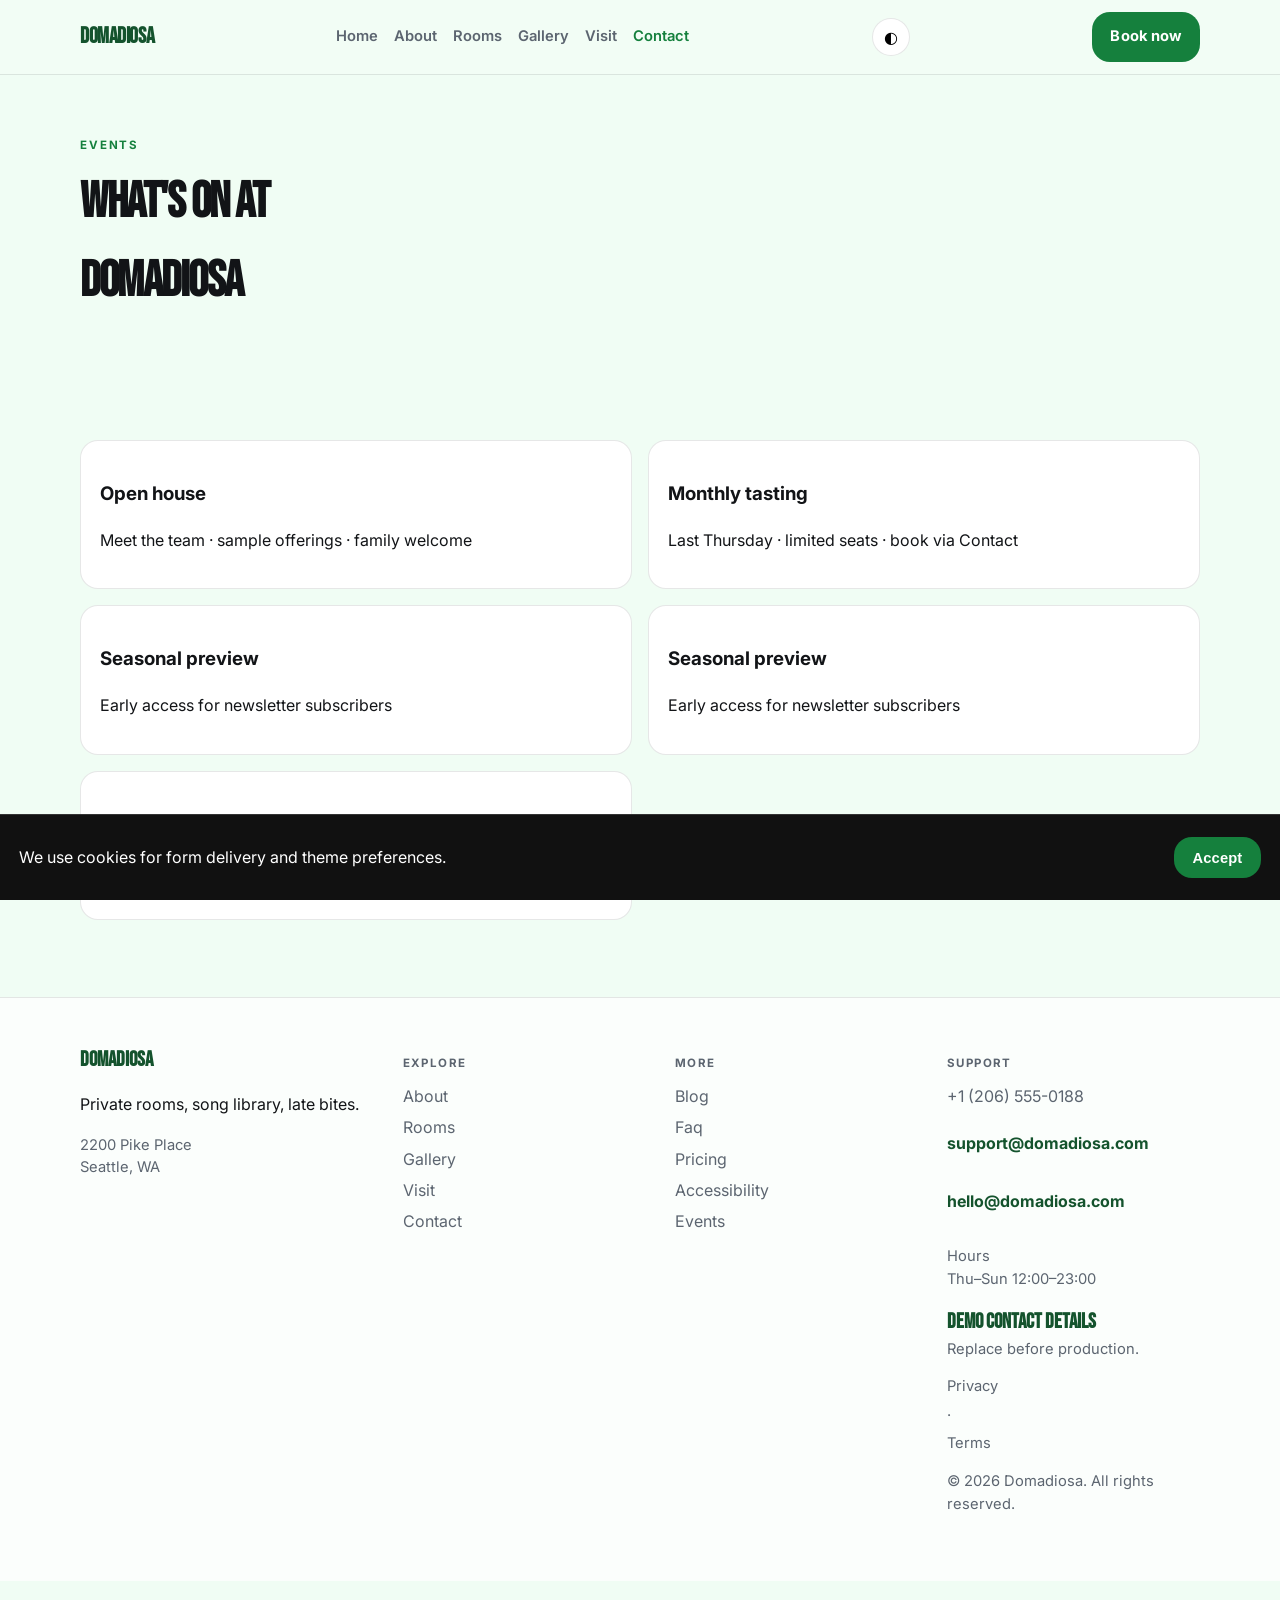
<file: events.html>
<!DOCTYPE html>
<html lang="en">
<head>
  <meta charset="UTF-8" />
  <meta name="viewport" content="width=device-width, initial-scale=1" />
  <title>Events | Domadiosa</title>
  <meta name="description" content="Upcoming events" />
  <meta property="og:title" content="Events | Domadiosa" />
  <meta property="og:description" content="Upcoming events" />
  <meta property="og:type" content="website" />
  <meta name="twitter:card" content="summary_large_image" />
  <meta name="twitter:title" content="Events | Domadiosa" />
  <meta name="twitter:description" content="Upcoming events" />
  <meta property="og:image" content="assets/img-1.jpg" />
  <meta name="twitter:image" content="assets/img-1.jpg" />
  <meta property="og:url" content="https://domadiosa.github.io" />
  <script type="application/ld+json">{"@context": "https://schema.org", "@type": "LocalBusiness", "name": "Domadiosa", "description": "Private rooms, song library, late bites.", "url": "https://domadiosa.github.io", "image": "assets/img-1.jpg"}</script>
<script type="application/ld+json">{"@context": "https://schema.org", "@type": "FAQPage", "mainEntity": [{"@type": "Question", "name": "Where are you?", "acceptedAnswer": {"@type": "Answer", "text": "2200 Pike Place, Seattle, WA. See the map on Visit."}}, {"@type": "Question", "name": "How do I reach support?", "acceptedAnswer": {"@type": "Answer", "text": "Use the Contact form or email support@domadiosa.com. We reply during open hours."}}, {"@type": "Question", "name": "How do I book?", "acceptedAnswer": {"@type": "Answer", "text": "Send a message on Contact, email bookings@domadiosa.com, or call +1 (206) 555-0188."}}, {"@type": "Question", "name": "Are prices current?", "acceptedAnswer": {"@type": "Answer", "text": "Listed prices are current and may shift with seasons — we update this site when they do."}}, {"@type": "Question", "name": "Do you take groups?", "acceptedAnswer": {"@type": "Answer", "text": "Yes for many bookings — tell us the size and date and we'll confirm what Domadiosa can host."}}, {"@type": "Question", "name": "What should I bring?", "acceptedAnswer": {"@type": "Answer", "text": "Just yourself (and any notes on allergies, sizes, or preferences). We'll handle the rest."}}, {"@type": "Question", "name": "Do you offer gift cards?", "acceptedAnswer": {"@type": "Answer", "text": "Yes — see our Gift Cards page for digital and in-store options."}}, {"@type": "Question", "name": "Can I book for someone else?", "acceptedAnswer": {"@type": "Answer", "text": "Yes — include their name and preferences in the contact form."}}, {"@type": "Question", "name": "Is parking available?", "acceptedAnswer": {"@type": "Answer", "text": "See Locations for the branch closest to you in Seattle."}}, {"@type": "Question", "name": "Do you take walk-ins at Domadiosa?", "acceptedAnswer": {"@type": "Answer", "text": "Yes when capacity allows — check Visit for peak hours."}}, {"@type": "Question", "name": "Do you host private events?", "acceptedAnswer": {"@type": "Answer", "text": "Contact us with date, headcount and rooms preferences."}}, {"@type": "Question", "name": "Where can I read updates?", "acceptedAnswer": {"@type": "Answer", "text": "Blog and Journal pages publish changes before social media."}}, {"@type": "Question", "name": "How do I join the team?", "acceptedAnswer": {"@type": "Answer", "text": "Open roles are listed on Careers — we reply to every application."}}, {"@type": "Question", "name": "Is the space accessible?", "acceptedAnswer": {"@type": "Answer", "text": "See our Accessibility page for entrance, seating and restroom notes."}}]}</script>
<script type="application/ld+json">{"@context": "https://schema.org", "@type": "WebSite", "name": "Domadiosa", "url": "https://domadiosa.github.io", "description": "Private rooms, song library, late bites."}</script>
  <link rel="canonical" href="https://domadiosa.github.io/events.html" />
  <link rel="alternate" hreflang="en" href="https://domadiosa.github.io/events.html" />
  <link rel="alternate" hreflang="x-default" href="https://domadiosa.github.io/index.html" />
  <meta name="theme-color" content="#111111" />
  <link rel="preconnect" href="https://fonts.googleapis.com" />
  <link rel="preconnect" href="https://fonts.gstatic.com" crossorigin />
  <link href="https://fonts.googleapis.com/css2?family=Bebas+Neue&family=Inter:wght@400;500;600;700&display=swap" rel="stylesheet" />
  <link rel="stylesheet" href="styles.css" />
  <link rel="icon" href="favicon.svg" type="image/svg+xml" />
</head>
<body>

  <header class="top">
    <div class="shell bar">
      <a class="logo" href="index.html">Domadiosa</a>
      <button class="nav-toggle" type="button" aria-label="Open menu" data-nav-toggle>
        <span></span><span></span><span></span>
      </button>
      <nav data-nav><a href="index.html">Home</a><a href="about.html">About</a><a href="offerings.html">Rooms</a><a href="gallery.html">Gallery</a><a href="visit.html">Visit</a><a href="contact.html" class="on">Contact</a></nav>
      <button type="button" class="theme-toggle" data-theme-toggle aria-label="Toggle dark mode">◐</button>
      <a class="cta" href="contact.html" data-open-book>Book now</a>
    </div>
  </header>  <main class="page">
    <section class="page-hero"><div class="shell">
      <p class="eyebrow">Events</p>
      <h1>What's on at Domadiosa</h1>
    </div></section>
    <section class="block"><div class="shell value-grid"><article class='journal-card reveal'><h3>Open house</h3><p>Meet the team · sample offerings · family welcome</p></article><article class='journal-card reveal'><h3>Monthly tasting</h3><p>Last Thursday · limited seats · book via Contact</p></article><article class='journal-card reveal'><h3>Seasonal preview</h3><p>Early access for newsletter subscribers</p></article><article class='journal-card reveal'><h3>Seasonal preview</h3><p>Early access for newsletter subscribers</p></article><article class='journal-card reveal'><h3>Monthly tasting</h3><p>Last Thursday · limited seats · book via Contact</p></article></div></section>
  </main>
  <footer class="foot">
    <div class="shell foot-grid">
      <div>
        <strong>Domadiosa</strong>
        <p>Private rooms, song library, late bites.</p>
        <p class="foot-meta">2200 Pike Place<br/>Seattle, WA</p>
      </div>
      <div>
        <p class="fh">Explore</p>
        <a href="about.html">About</a><a href="offerings.html">Rooms</a><a href="gallery.html">Gallery</a><a href="visit.html">Visit</a><a href="contact.html">Contact</a>
      </div>
      <div>
        <p class="fh">More</p>
        <a href="blog.html">Blog</a><a href="faq.html">Faq</a><a href="pricing.html">Pricing</a><a href="accessibility.html">Accessibility</a><a href="events.html">Events</a>
      </div>
      <div>
        <p class="fh">Support</p>
        <a href="tel:+12065550188">+1 (206) 555-0188</a>
        <p class="mail-plain">support@domadiosa.com</p>
        <p class="mail-plain">hello@domadiosa.com</p>
        <p class="foot-meta">Hours<br/>Thu–Sun 12:00–23:00</p>
        <p class="foot-meta"><strong>Demo contact details</strong><br/>Replace before production.</p>
        <p class="foot-meta"><a href="privacy.html">Privacy</a> · <a href="terms.html">Terms</a></p>
        <p class="foot-meta">© 2026 Domadiosa. All rights reserved.</p>
      </div>
    </div>
  </footer>
  <div class="cookie-bar" data-cookie-bar hidden>
    <p>We use cookies for form delivery and theme preferences.</p>
    <button type="button" class="btn solid" data-cookie-accept>Accept</button>
  </div>
  <div class="mobile-cta">
    <a href="tel:+12065550188">Call</a>
    <button type="button" data-open-book>Book</button>
    <a href="visit.html">Map</a>
  </div>
  <div class="toast" data-toast hidden></div>

  <div class="modal" data-book-modal hidden>
    <div class="modal-card">
      <button class="modal-close" type="button" data-close-book aria-label="Close">×</button>
      <p class="eyebrow">Quick request</p>
      <h3>Contact Domadiosa</h3>
      <p class="lead">Send the essentials and we will reply by email.</p>
      <form class="contact-form compact" data-quick-book data-support="support@domadiosa.com">
        <label>Name<input name="name" required placeholder="Your name" /></label>
        <label>Email<input type="email" name="email" required placeholder="you@email.com" /></label>
        <label>Timing<input name="when" required placeholder="Preferred date or timeline" /></label>
        <label>Notes<textarea name="message" rows="3" placeholder="Project, product, service or other details…"></textarea></label>
        <button class="btn solid" type="submit">Book</button>
      </form>
    </div>
  </div>

  <div class="lightbox" data-lightbox hidden>
    <button class="modal-close" type="button" data-lightbox-close aria-label="Close">×</button>
    <img data-lightbox-img alt="" />
    <div class="lightbox-nav">
      <button type="button" data-lightbox-prev>‹</button>
      <button type="button" data-lightbox-next>›</button>
    </div>
  </div>
  <script src="site.js"></script>
</body></html>
</file>
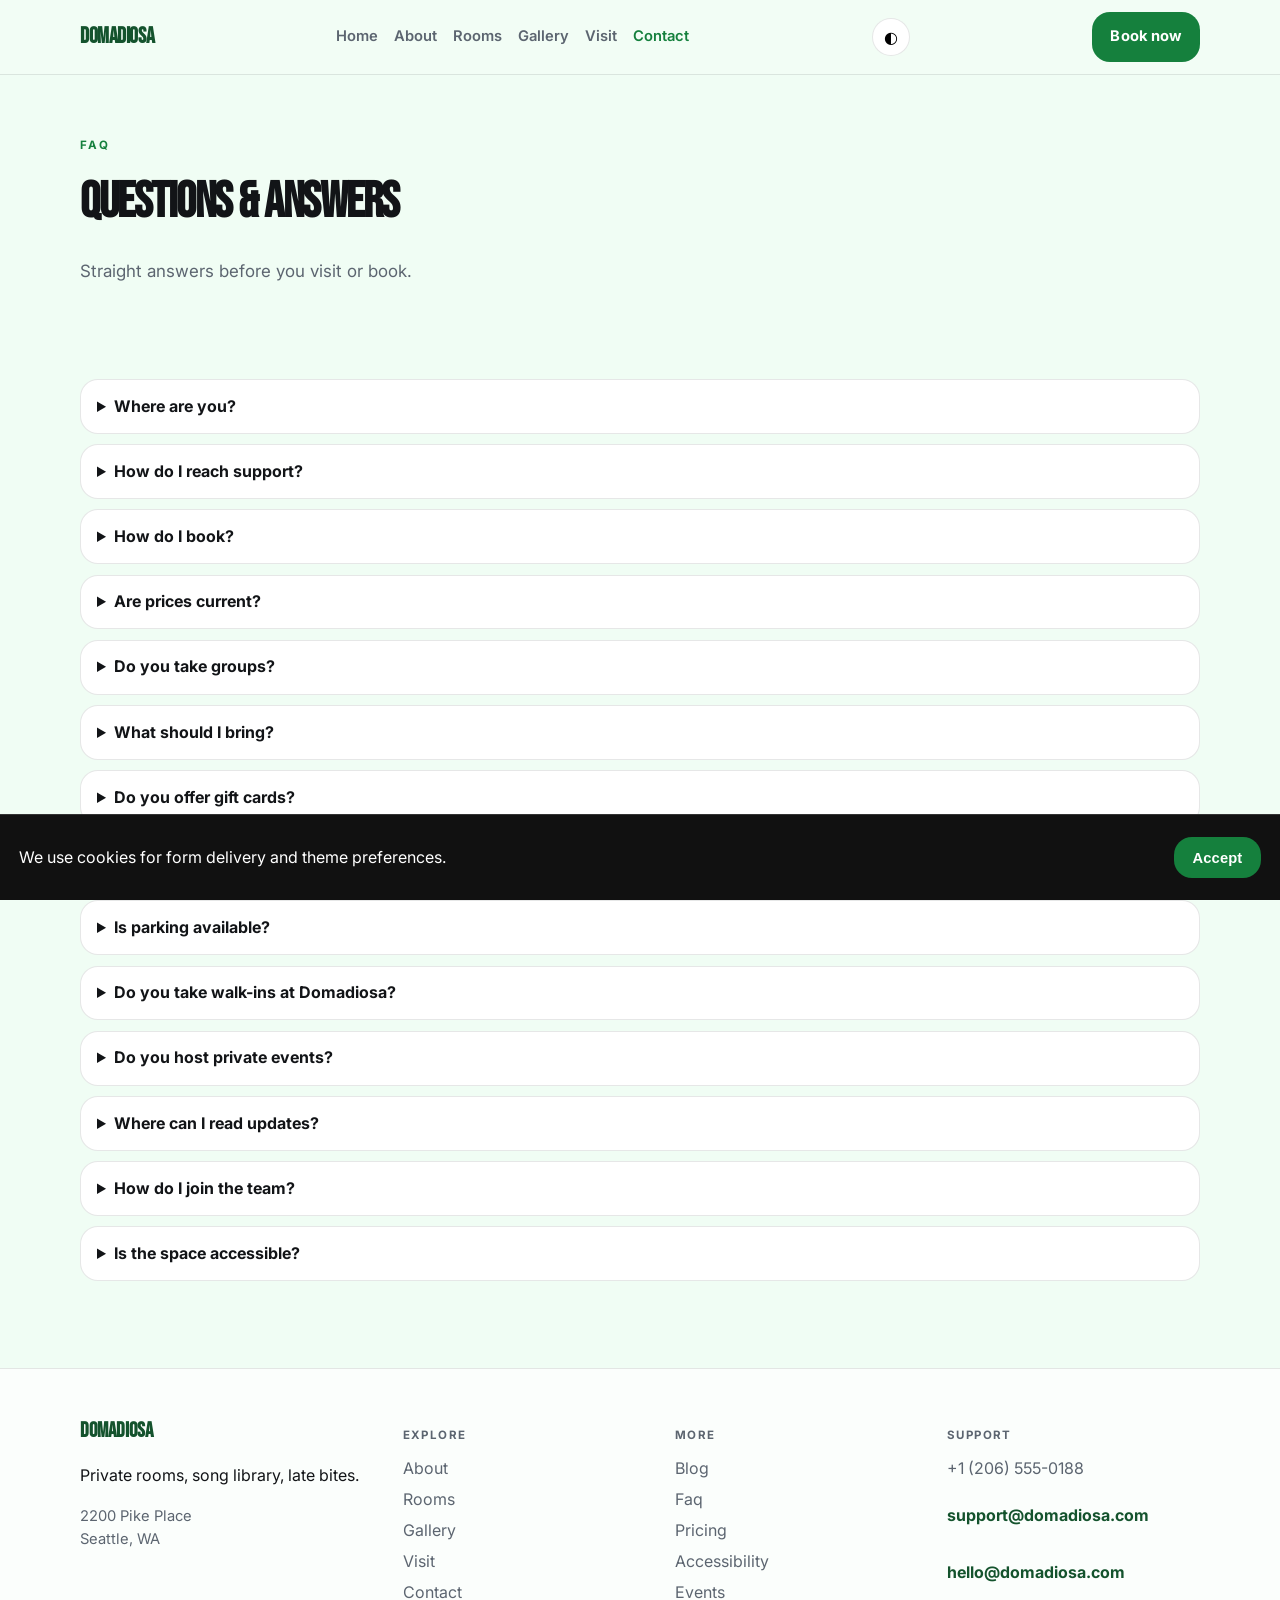
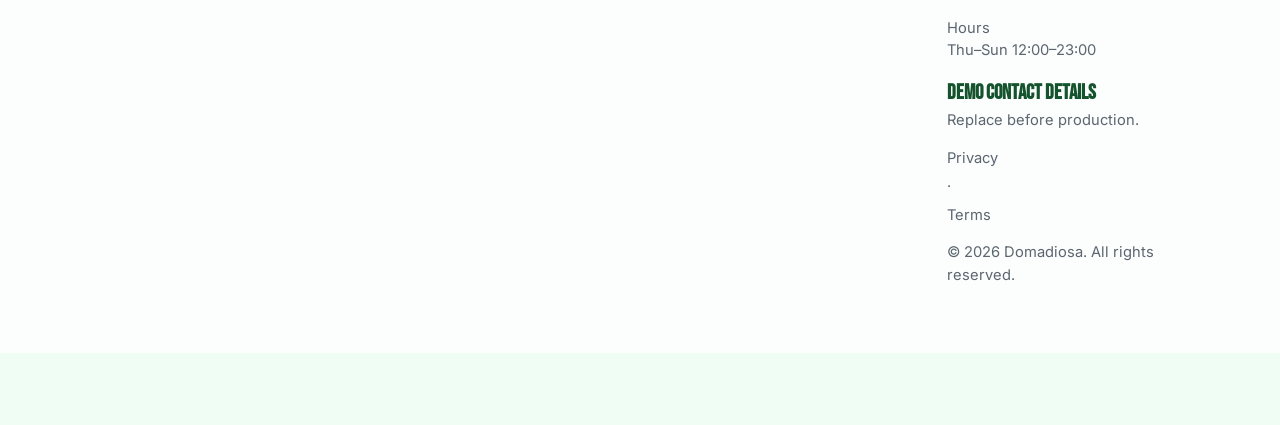
<file: faq.html>
<!DOCTYPE html>
<html lang="en">
<head>
  <meta charset="UTF-8" />
  <meta name="viewport" content="width=device-width, initial-scale=1" />
  <title>FAQ | Domadiosa</title>
  <meta name="description" content="Frequently asked questions" />
  <meta property="og:title" content="FAQ | Domadiosa" />
  <meta property="og:description" content="Frequently asked questions" />
  <meta property="og:type" content="website" />
  <meta name="twitter:card" content="summary_large_image" />
  <meta name="twitter:title" content="FAQ | Domadiosa" />
  <meta name="twitter:description" content="Frequently asked questions" />
  <meta property="og:image" content="assets/img-1.jpg" />
  <meta name="twitter:image" content="assets/img-1.jpg" />
  <meta property="og:url" content="https://domadiosa.github.io" />
  <script type="application/ld+json">{"@context": "https://schema.org", "@type": "LocalBusiness", "name": "Domadiosa", "description": "Private rooms, song library, late bites.", "url": "https://domadiosa.github.io", "image": "assets/img-1.jpg"}</script>
<script type="application/ld+json">{"@context": "https://schema.org", "@type": "FAQPage", "mainEntity": [{"@type": "Question", "name": "Where are you?", "acceptedAnswer": {"@type": "Answer", "text": "2200 Pike Place, Seattle, WA. See the map on Visit."}}, {"@type": "Question", "name": "How do I reach support?", "acceptedAnswer": {"@type": "Answer", "text": "Use the Contact form or email support@domadiosa.com. We reply during open hours."}}, {"@type": "Question", "name": "How do I book?", "acceptedAnswer": {"@type": "Answer", "text": "Send a message on Contact, email bookings@domadiosa.com, or call +1 (206) 555-0188."}}, {"@type": "Question", "name": "Are prices current?", "acceptedAnswer": {"@type": "Answer", "text": "Listed prices are current and may shift with seasons — we update this site when they do."}}, {"@type": "Question", "name": "Do you take groups?", "acceptedAnswer": {"@type": "Answer", "text": "Yes for many bookings — tell us the size and date and we'll confirm what Domadiosa can host."}}, {"@type": "Question", "name": "What should I bring?", "acceptedAnswer": {"@type": "Answer", "text": "Just yourself (and any notes on allergies, sizes, or preferences). We'll handle the rest."}}, {"@type": "Question", "name": "Do you offer gift cards?", "acceptedAnswer": {"@type": "Answer", "text": "Yes — see our Gift Cards page for digital and in-store options."}}, {"@type": "Question", "name": "Can I book for someone else?", "acceptedAnswer": {"@type": "Answer", "text": "Yes — include their name and preferences in the contact form."}}, {"@type": "Question", "name": "Is parking available?", "acceptedAnswer": {"@type": "Answer", "text": "See Locations for the branch closest to you in Seattle."}}, {"@type": "Question", "name": "Do you take walk-ins at Domadiosa?", "acceptedAnswer": {"@type": "Answer", "text": "Yes when capacity allows — check Visit for peak hours."}}, {"@type": "Question", "name": "Do you host private events?", "acceptedAnswer": {"@type": "Answer", "text": "Contact us with date, headcount and rooms preferences."}}, {"@type": "Question", "name": "Where can I read updates?", "acceptedAnswer": {"@type": "Answer", "text": "Blog and Journal pages publish changes before social media."}}, {"@type": "Question", "name": "How do I join the team?", "acceptedAnswer": {"@type": "Answer", "text": "Open roles are listed on Careers — we reply to every application."}}, {"@type": "Question", "name": "Is the space accessible?", "acceptedAnswer": {"@type": "Answer", "text": "See our Accessibility page for entrance, seating and restroom notes."}}]}</script>
<script type="application/ld+json">{"@context": "https://schema.org", "@type": "WebSite", "name": "Domadiosa", "url": "https://domadiosa.github.io", "description": "Private rooms, song library, late bites."}</script>
  <link rel="canonical" href="https://domadiosa.github.io/faq.html" />
  <link rel="alternate" hreflang="en" href="https://domadiosa.github.io/faq.html" />
  <link rel="alternate" hreflang="x-default" href="https://domadiosa.github.io/index.html" />
  <meta name="theme-color" content="#111111" />
  <link rel="preconnect" href="https://fonts.googleapis.com" />
  <link rel="preconnect" href="https://fonts.gstatic.com" crossorigin />
  <link href="https://fonts.googleapis.com/css2?family=Bebas+Neue&family=Inter:wght@400;500;600;700&display=swap" rel="stylesheet" />
  <link rel="stylesheet" href="styles.css" />
  <link rel="icon" href="favicon.svg" type="image/svg+xml" />
</head>
<body>

  <header class="top">
    <div class="shell bar">
      <a class="logo" href="index.html">Domadiosa</a>
      <button class="nav-toggle" type="button" aria-label="Open menu" data-nav-toggle>
        <span></span><span></span><span></span>
      </button>
      <nav data-nav><a href="index.html">Home</a><a href="about.html">About</a><a href="offerings.html">Rooms</a><a href="gallery.html">Gallery</a><a href="visit.html">Visit</a><a href="contact.html" class="on">Contact</a></nav>
      <button type="button" class="theme-toggle" data-theme-toggle aria-label="Toggle dark mode">◐</button>
      <a class="cta" href="contact.html" data-open-book>Book now</a>
    </div>
  </header>  <main class="page">
    <section class="page-hero"><div class="shell">
      <p class="eyebrow">FAQ</p>
      <h1>Questions &amp; answers</h1>
      <p class="lead">Straight answers before you visit or book.</p>
    </div></section>
    <section class="block"><div class="shell faq-page"><details class='faq-item reveal'><summary>Where are you?</summary><p>2200 Pike Place, Seattle, WA. See the map on Visit.</p></details><details class='faq-item reveal'><summary>How do I reach support?</summary><p>Use the Contact form or email support@domadiosa.com. We reply during open hours.</p></details><details class='faq-item reveal'><summary>How do I book?</summary><p>Send a message on Contact, email bookings@domadiosa.com, or call +1 (206) 555-0188.</p></details><details class='faq-item reveal'><summary>Are prices current?</summary><p>Listed prices are current and may shift with seasons — we update this site when they do.</p></details><details class='faq-item reveal'><summary>Do you take groups?</summary><p>Yes for many bookings — tell us the size and date and we&#x27;ll confirm what Domadiosa can host.</p></details><details class='faq-item reveal'><summary>What should I bring?</summary><p>Just yourself (and any notes on allergies, sizes, or preferences). We&#x27;ll handle the rest.</p></details><details class='faq-item reveal'><summary>Do you offer gift cards?</summary><p>Yes — see our Gift Cards page for digital and in-store options.</p></details><details class='faq-item reveal'><summary>Can I book for someone else?</summary><p>Yes — include their name and preferences in the contact form.</p></details><details class='faq-item reveal'><summary>Is parking available?</summary><p>See Locations for the branch closest to you in Seattle.</p></details><details class='faq-item reveal'><summary>Do you take walk-ins at Domadiosa?</summary><p>Yes when capacity allows — check Visit for peak hours.</p></details><details class='faq-item reveal'><summary>Do you host private events?</summary><p>Contact us with date, headcount and rooms preferences.</p></details><details class='faq-item reveal'><summary>Where can I read updates?</summary><p>Blog and Journal pages publish changes before social media.</p></details><details class='faq-item reveal'><summary>How do I join the team?</summary><p>Open roles are listed on Careers — we reply to every application.</p></details><details class='faq-item reveal'><summary>Is the space accessible?</summary><p>See our Accessibility page for entrance, seating and restroom notes.</p></details></div></section>
  </main>
  <footer class="foot">
    <div class="shell foot-grid">
      <div>
        <strong>Domadiosa</strong>
        <p>Private rooms, song library, late bites.</p>
        <p class="foot-meta">2200 Pike Place<br/>Seattle, WA</p>
      </div>
      <div>
        <p class="fh">Explore</p>
        <a href="about.html">About</a><a href="offerings.html">Rooms</a><a href="gallery.html">Gallery</a><a href="visit.html">Visit</a><a href="contact.html">Contact</a>
      </div>
      <div>
        <p class="fh">More</p>
        <a href="blog.html">Blog</a><a href="faq.html">Faq</a><a href="pricing.html">Pricing</a><a href="accessibility.html">Accessibility</a><a href="events.html">Events</a>
      </div>
      <div>
        <p class="fh">Support</p>
        <a href="tel:+12065550188">+1 (206) 555-0188</a>
        <p class="mail-plain">support@domadiosa.com</p>
        <p class="mail-plain">hello@domadiosa.com</p>
        <p class="foot-meta">Hours<br/>Thu–Sun 12:00–23:00</p>
        <p class="foot-meta"><strong>Demo contact details</strong><br/>Replace before production.</p>
        <p class="foot-meta"><a href="privacy.html">Privacy</a> · <a href="terms.html">Terms</a></p>
        <p class="foot-meta">© 2026 Domadiosa. All rights reserved.</p>
      </div>
    </div>
  </footer>
  <div class="cookie-bar" data-cookie-bar hidden>
    <p>We use cookies for form delivery and theme preferences.</p>
    <button type="button" class="btn solid" data-cookie-accept>Accept</button>
  </div>
  <div class="mobile-cta">
    <a href="tel:+12065550188">Call</a>
    <button type="button" data-open-book>Book</button>
    <a href="visit.html">Map</a>
  </div>
  <div class="toast" data-toast hidden></div>

  <div class="modal" data-book-modal hidden>
    <div class="modal-card">
      <button class="modal-close" type="button" data-close-book aria-label="Close">×</button>
      <p class="eyebrow">Quick request</p>
      <h3>Contact Domadiosa</h3>
      <p class="lead">Send the essentials and we will reply by email.</p>
      <form class="contact-form compact" data-quick-book data-support="support@domadiosa.com">
        <label>Name<input name="name" required placeholder="Your name" /></label>
        <label>Email<input type="email" name="email" required placeholder="you@email.com" /></label>
        <label>Timing<input name="when" required placeholder="Preferred date or timeline" /></label>
        <label>Notes<textarea name="message" rows="3" placeholder="Project, product, service or other details…"></textarea></label>
        <button class="btn solid" type="submit">Book</button>
      </form>
    </div>
  </div>

  <div class="lightbox" data-lightbox hidden>
    <button class="modal-close" type="button" data-lightbox-close aria-label="Close">×</button>
    <img data-lightbox-img alt="" />
    <div class="lightbox-nav">
      <button type="button" data-lightbox-prev>‹</button>
      <button type="button" data-lightbox-next>›</button>
    </div>
  </div>
  <script src="site.js"></script>
</body></html>
</file>
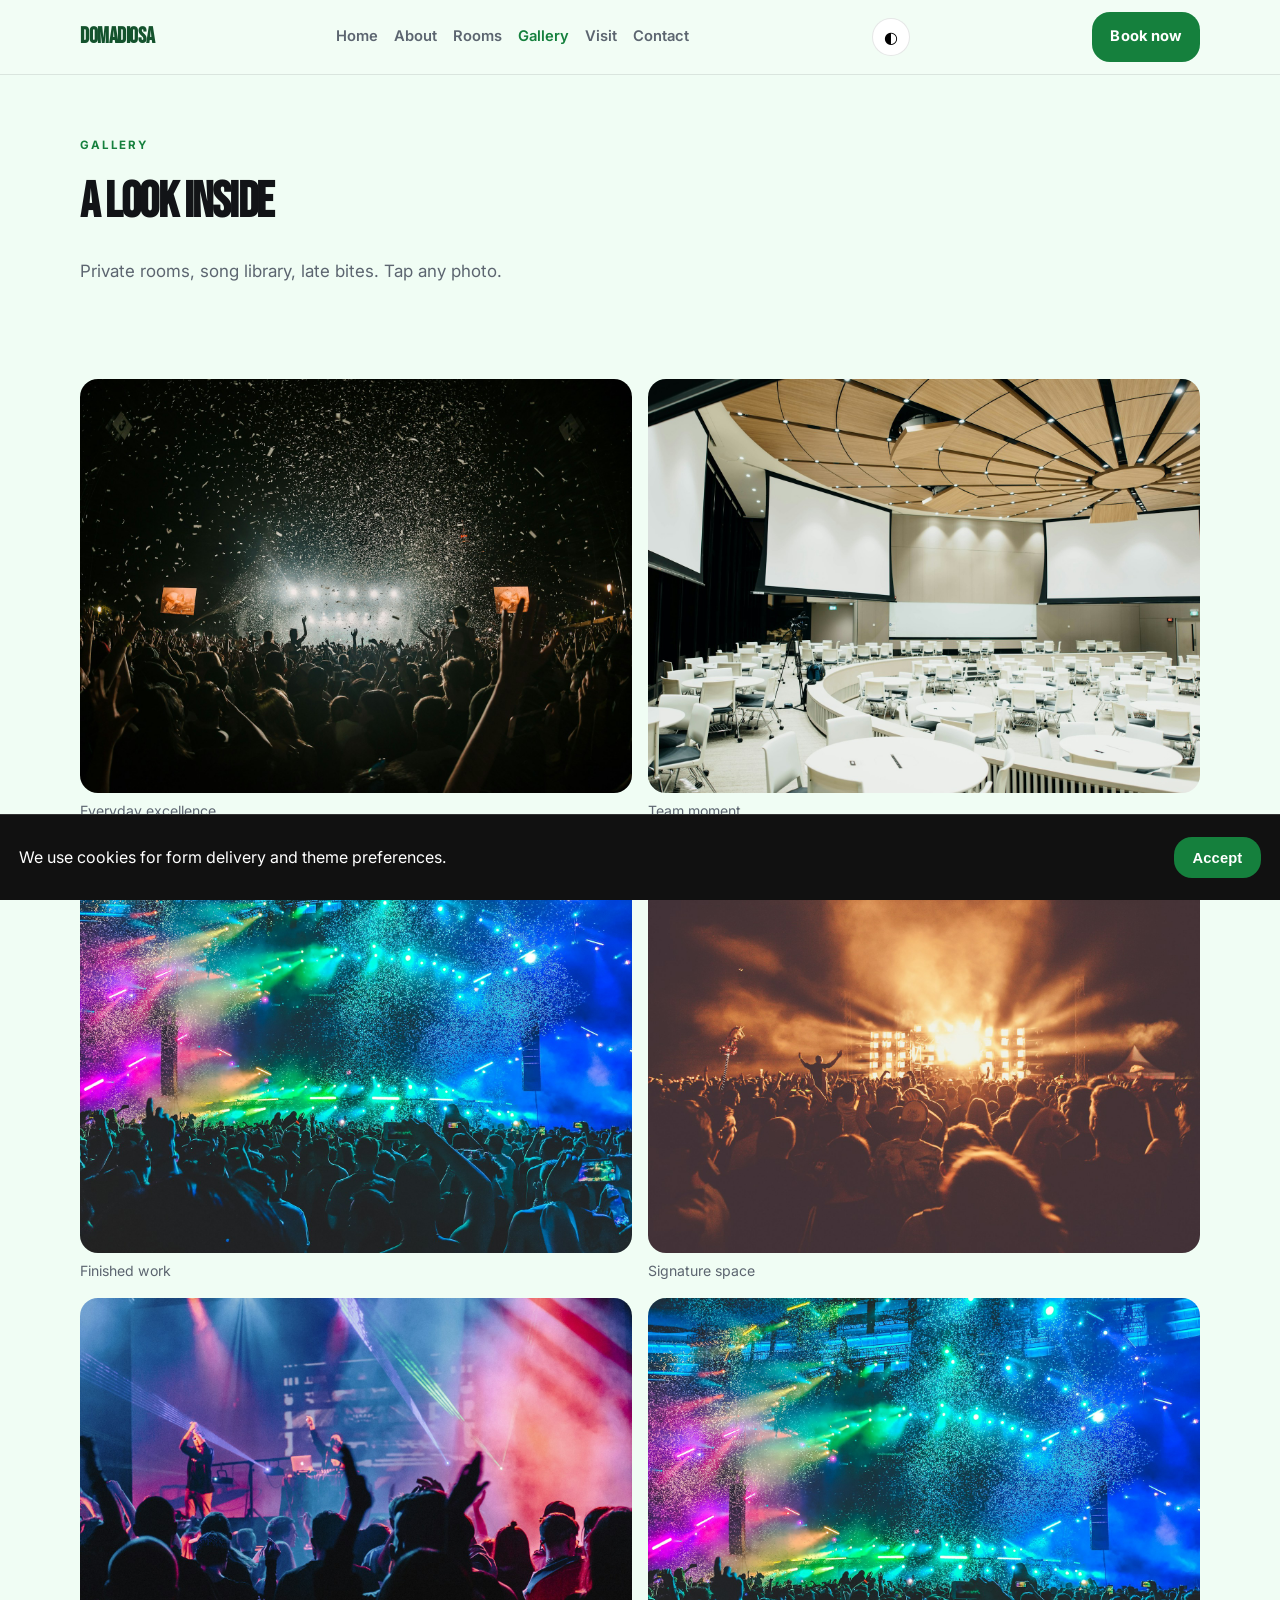
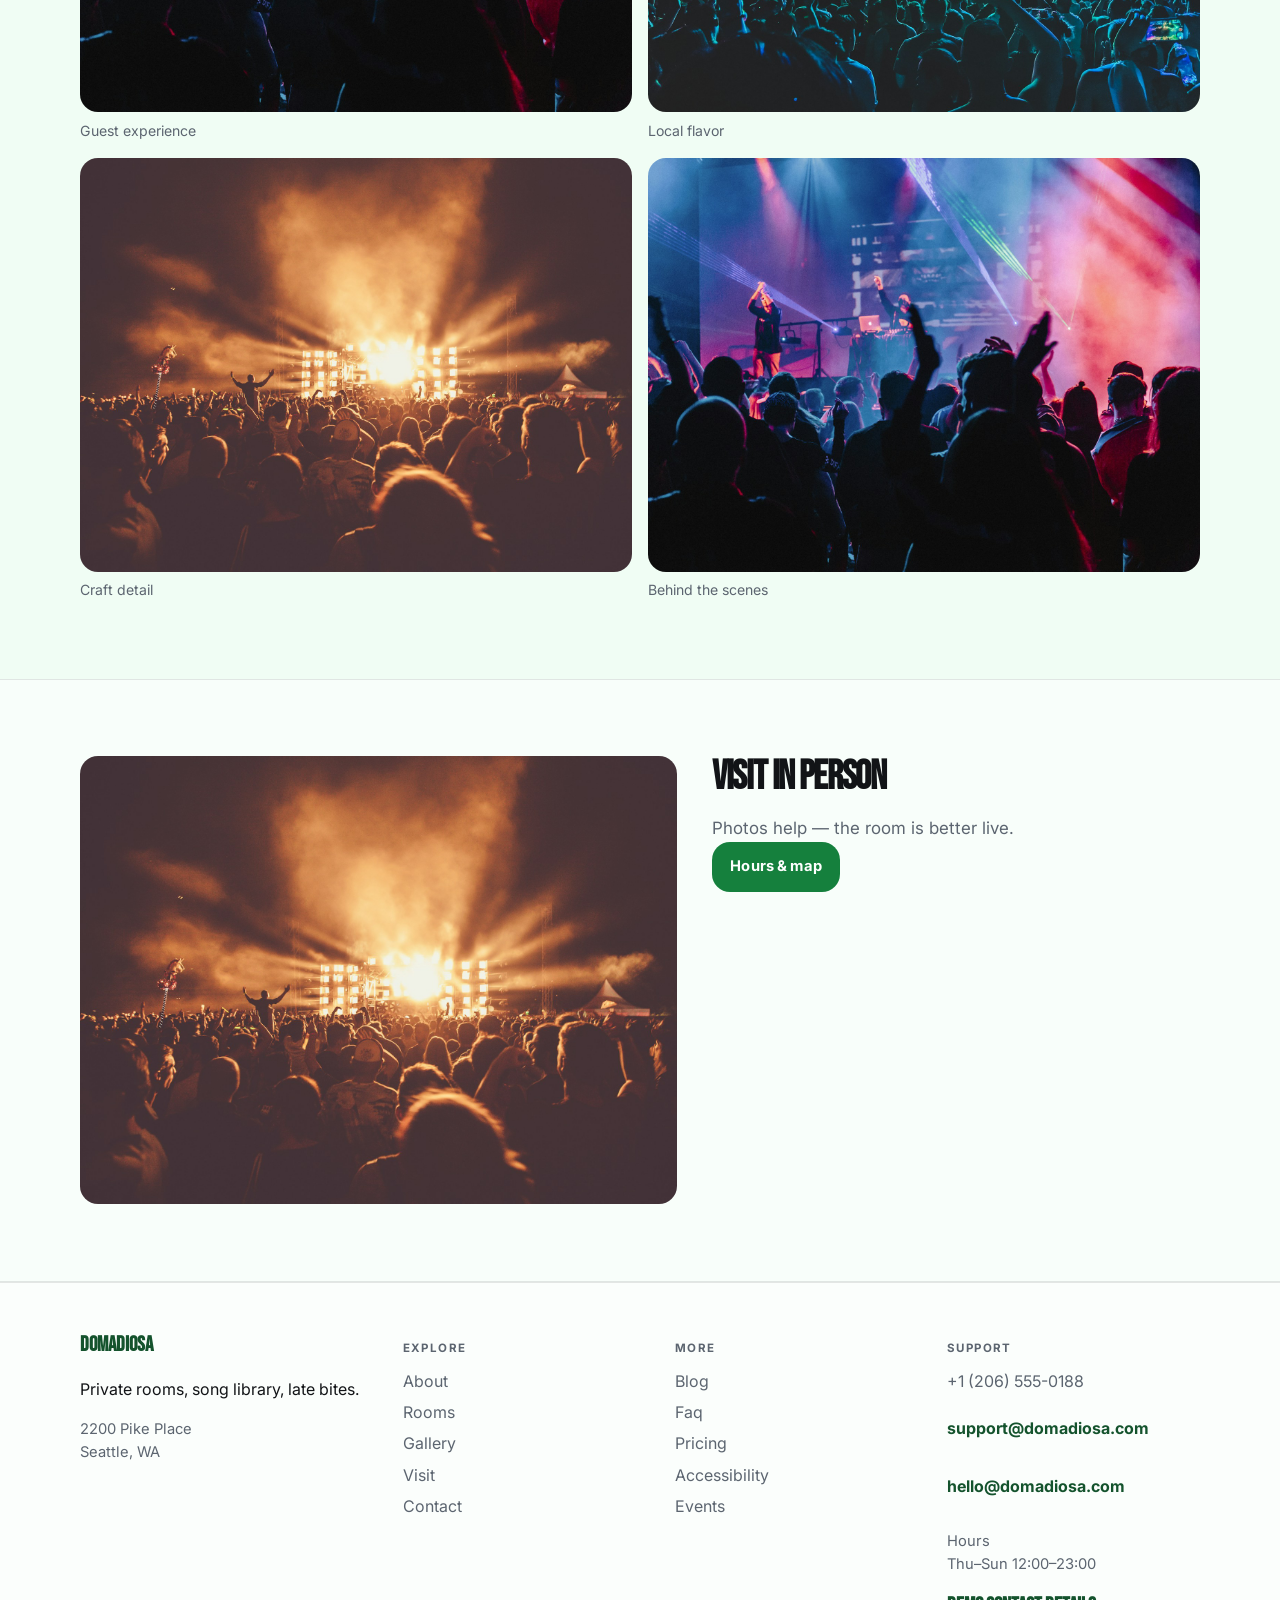
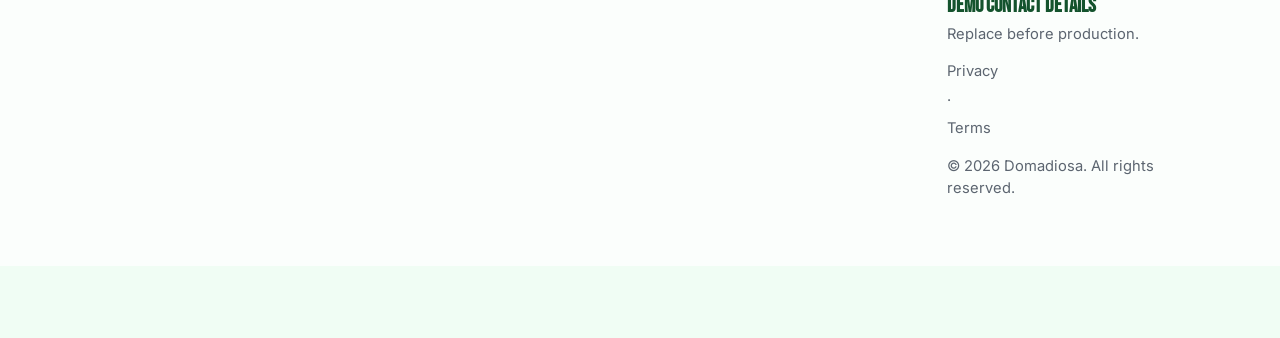
<file: gallery.html>
<!DOCTYPE html>
<html lang="en">
<head>
  <meta charset="UTF-8" />
  <meta name="viewport" content="width=device-width, initial-scale=1" />
  <title>Gallery | Domadiosa</title>
  <meta name="description" content="Photos from Domadiosa" />
  <meta property="og:title" content="Gallery | Domadiosa" />
  <meta property="og:description" content="Photos from Domadiosa" />
  <meta property="og:type" content="website" />
  <meta name="twitter:card" content="summary_large_image" />
  <meta name="twitter:title" content="Gallery | Domadiosa" />
  <meta name="twitter:description" content="Photos from Domadiosa" />
  <meta property="og:image" content="assets/img-1.jpg" />
  <meta name="twitter:image" content="assets/img-1.jpg" />
  <meta property="og:url" content="https://domadiosa.github.io" />
  <script type="application/ld+json">{"@context": "https://schema.org", "@type": "LocalBusiness", "name": "Domadiosa", "description": "Private rooms, song library, late bites.", "url": "https://domadiosa.github.io", "image": "assets/img-1.jpg"}</script>
<script type="application/ld+json">{"@context": "https://schema.org", "@type": "FAQPage", "mainEntity": [{"@type": "Question", "name": "Where are you?", "acceptedAnswer": {"@type": "Answer", "text": "2200 Pike Place, Seattle, WA. See the map on Visit."}}, {"@type": "Question", "name": "How do I reach support?", "acceptedAnswer": {"@type": "Answer", "text": "Use the Contact form or email support@domadiosa.com. We reply during open hours."}}, {"@type": "Question", "name": "How do I book?", "acceptedAnswer": {"@type": "Answer", "text": "Send a message on Contact, email bookings@domadiosa.com, or call +1 (206) 555-0188."}}, {"@type": "Question", "name": "Are prices current?", "acceptedAnswer": {"@type": "Answer", "text": "Listed prices are current and may shift with seasons — we update this site when they do."}}, {"@type": "Question", "name": "Do you take groups?", "acceptedAnswer": {"@type": "Answer", "text": "Yes for many bookings — tell us the size and date and we'll confirm what Domadiosa can host."}}, {"@type": "Question", "name": "What should I bring?", "acceptedAnswer": {"@type": "Answer", "text": "Just yourself (and any notes on allergies, sizes, or preferences). We'll handle the rest."}}, {"@type": "Question", "name": "Do you offer gift cards?", "acceptedAnswer": {"@type": "Answer", "text": "Yes — see our Gift Cards page for digital and in-store options."}}, {"@type": "Question", "name": "Can I book for someone else?", "acceptedAnswer": {"@type": "Answer", "text": "Yes — include their name and preferences in the contact form."}}, {"@type": "Question", "name": "Is parking available?", "acceptedAnswer": {"@type": "Answer", "text": "See Locations for the branch closest to you in Seattle."}}, {"@type": "Question", "name": "Do you take walk-ins at Domadiosa?", "acceptedAnswer": {"@type": "Answer", "text": "Yes when capacity allows — check Visit for peak hours."}}, {"@type": "Question", "name": "Do you host private events?", "acceptedAnswer": {"@type": "Answer", "text": "Contact us with date, headcount and rooms preferences."}}, {"@type": "Question", "name": "Where can I read updates?", "acceptedAnswer": {"@type": "Answer", "text": "Blog and Journal pages publish changes before social media."}}, {"@type": "Question", "name": "How do I join the team?", "acceptedAnswer": {"@type": "Answer", "text": "Open roles are listed on Careers — we reply to every application."}}, {"@type": "Question", "name": "Is the space accessible?", "acceptedAnswer": {"@type": "Answer", "text": "See our Accessibility page for entrance, seating and restroom notes."}}]}</script>
<script type="application/ld+json">{"@context": "https://schema.org", "@type": "WebSite", "name": "Domadiosa", "url": "https://domadiosa.github.io", "description": "Private rooms, song library, late bites."}</script>
  <link rel="canonical" href="https://domadiosa.github.io/gallery.html" />
  <link rel="alternate" hreflang="en" href="https://domadiosa.github.io/gallery.html" />
  <link rel="alternate" hreflang="x-default" href="https://domadiosa.github.io/index.html" />
  <meta name="theme-color" content="#111111" />
  <link rel="preconnect" href="https://fonts.googleapis.com" />
  <link rel="preconnect" href="https://fonts.gstatic.com" crossorigin />
  <link href="https://fonts.googleapis.com/css2?family=Bebas+Neue&family=Inter:wght@400;500;600;700&display=swap" rel="stylesheet" />
  <link rel="stylesheet" href="styles.css" />
  <link rel="icon" href="favicon.svg" type="image/svg+xml" />
</head>
<body>

  <header class="top">
    <div class="shell bar">
      <a class="logo" href="index.html">Domadiosa</a>
      <button class="nav-toggle" type="button" aria-label="Open menu" data-nav-toggle>
        <span></span><span></span><span></span>
      </button>
      <nav data-nav><a href="index.html">Home</a><a href="about.html">About</a><a href="offerings.html">Rooms</a><a href="gallery.html" class="on">Gallery</a><a href="visit.html">Visit</a><a href="contact.html">Contact</a></nav>
      <button type="button" class="theme-toggle" data-theme-toggle aria-label="Toggle dark mode">◐</button>
      <a class="cta" href="contact.html" data-open-book>Book now</a>
    </div>
  </header>  <main class="page">
    <section class="page-hero"><div class="shell">
      <p class="eyebrow">Gallery</p><h1>A look inside</h1><p class="lead">Private rooms, song library, late bites. Tap any photo.</p>
    </div></section>
    <section class="block"><div class="shell gallery-rich" data-gallery-list="assets/img-3.jpg,assets/img-4.jpg,assets/img-5.jpg,assets/img-6.jpg,assets/img-7.jpg,assets/img-8.jpg,assets/img-9.jpg,assets/img-10.jpg"><figure><button type="button" class="gal-btn" data-gallery-open data-index="0"><img src="assets/img-3.jpg" alt="Everyday excellence at Domadiosa" loading="lazy" /></button><figcaption>Everyday excellence</figcaption></figure>
<figure><button type="button" class="gal-btn" data-gallery-open data-index="1"><img src="assets/img-4.jpg" alt="Team moment at Domadiosa" loading="lazy" /></button><figcaption>Team moment</figcaption></figure>
<figure><button type="button" class="gal-btn" data-gallery-open data-index="2"><img src="assets/img-5.jpg" alt="Finished work at Domadiosa" loading="lazy" /></button><figcaption>Finished work</figcaption></figure>
<figure><button type="button" class="gal-btn" data-gallery-open data-index="3"><img src="assets/img-6.jpg" alt="Signature space at Domadiosa" loading="lazy" /></button><figcaption>Signature space</figcaption></figure>
<figure><button type="button" class="gal-btn" data-gallery-open data-index="4"><img src="assets/img-7.jpg" alt="Guest experience at Domadiosa" loading="lazy" /></button><figcaption>Guest experience</figcaption></figure>
<figure><button type="button" class="gal-btn" data-gallery-open data-index="5"><img src="assets/img-8.jpg" alt="Local flavor at Domadiosa" loading="lazy" /></button><figcaption>Local flavor</figcaption></figure>
<figure><button type="button" class="gal-btn" data-gallery-open data-index="6"><img src="assets/img-9.jpg" alt="Craft detail at Domadiosa" loading="lazy" /></button><figcaption>Craft detail</figcaption></figure>
<figure><button type="button" class="gal-btn" data-gallery-open data-index="7"><img src="assets/img-10.jpg" alt="Behind the scenes at Domadiosa" loading="lazy" /></button><figcaption>Behind the scenes</figcaption></figure></div></section>
    <section class="block tint"><div class="shell split">
      <img class="solo" src="assets/img-9.jpg" alt="Domadiosa" />
      <div><h2>Visit in person</h2><p class="lead">Photos help — the room is better live.</p>
      <a class="btn solid" href="visit.html">Hours &amp; map</a></div>
    </div></section>
  </main>
  <footer class="foot">
    <div class="shell foot-grid">
      <div>
        <strong>Domadiosa</strong>
        <p>Private rooms, song library, late bites.</p>
        <p class="foot-meta">2200 Pike Place<br/>Seattle, WA</p>
      </div>
      <div>
        <p class="fh">Explore</p>
        <a href="about.html">About</a><a href="offerings.html">Rooms</a><a href="gallery.html">Gallery</a><a href="visit.html">Visit</a><a href="contact.html">Contact</a>
      </div>
      <div>
        <p class="fh">More</p>
        <a href="blog.html">Blog</a><a href="faq.html">Faq</a><a href="pricing.html">Pricing</a><a href="accessibility.html">Accessibility</a><a href="events.html">Events</a>
      </div>
      <div>
        <p class="fh">Support</p>
        <a href="tel:+12065550188">+1 (206) 555-0188</a>
        <p class="mail-plain">support@domadiosa.com</p>
        <p class="mail-plain">hello@domadiosa.com</p>
        <p class="foot-meta">Hours<br/>Thu–Sun 12:00–23:00</p>
        <p class="foot-meta"><strong>Demo contact details</strong><br/>Replace before production.</p>
        <p class="foot-meta"><a href="privacy.html">Privacy</a> · <a href="terms.html">Terms</a></p>
        <p class="foot-meta">© 2026 Domadiosa. All rights reserved.</p>
      </div>
    </div>
  </footer>
  <div class="cookie-bar" data-cookie-bar hidden>
    <p>We use cookies for form delivery and theme preferences.</p>
    <button type="button" class="btn solid" data-cookie-accept>Accept</button>
  </div>
  <div class="mobile-cta">
    <a href="tel:+12065550188">Call</a>
    <button type="button" data-open-book>Book</button>
    <a href="visit.html">Map</a>
  </div>
  <div class="toast" data-toast hidden></div>

  <div class="modal" data-book-modal hidden>
    <div class="modal-card">
      <button class="modal-close" type="button" data-close-book aria-label="Close">×</button>
      <p class="eyebrow">Quick request</p>
      <h3>Contact Domadiosa</h3>
      <p class="lead">Send the essentials and we will reply by email.</p>
      <form class="contact-form compact" data-quick-book data-support="support@domadiosa.com">
        <label>Name<input name="name" required placeholder="Your name" /></label>
        <label>Email<input type="email" name="email" required placeholder="you@email.com" /></label>
        <label>Timing<input name="when" required placeholder="Preferred date or timeline" /></label>
        <label>Notes<textarea name="message" rows="3" placeholder="Project, product, service or other details…"></textarea></label>
        <button class="btn solid" type="submit">Book</button>
      </form>
    </div>
  </div>

  <div class="lightbox" data-lightbox hidden>
    <button class="modal-close" type="button" data-lightbox-close aria-label="Close">×</button>
    <img data-lightbox-img alt="" />
    <div class="lightbox-nav">
      <button type="button" data-lightbox-prev>‹</button>
      <button type="button" data-lightbox-next>›</button>
    </div>
  </div>
  <script src="site.js"></script>
</body></html>
</file>
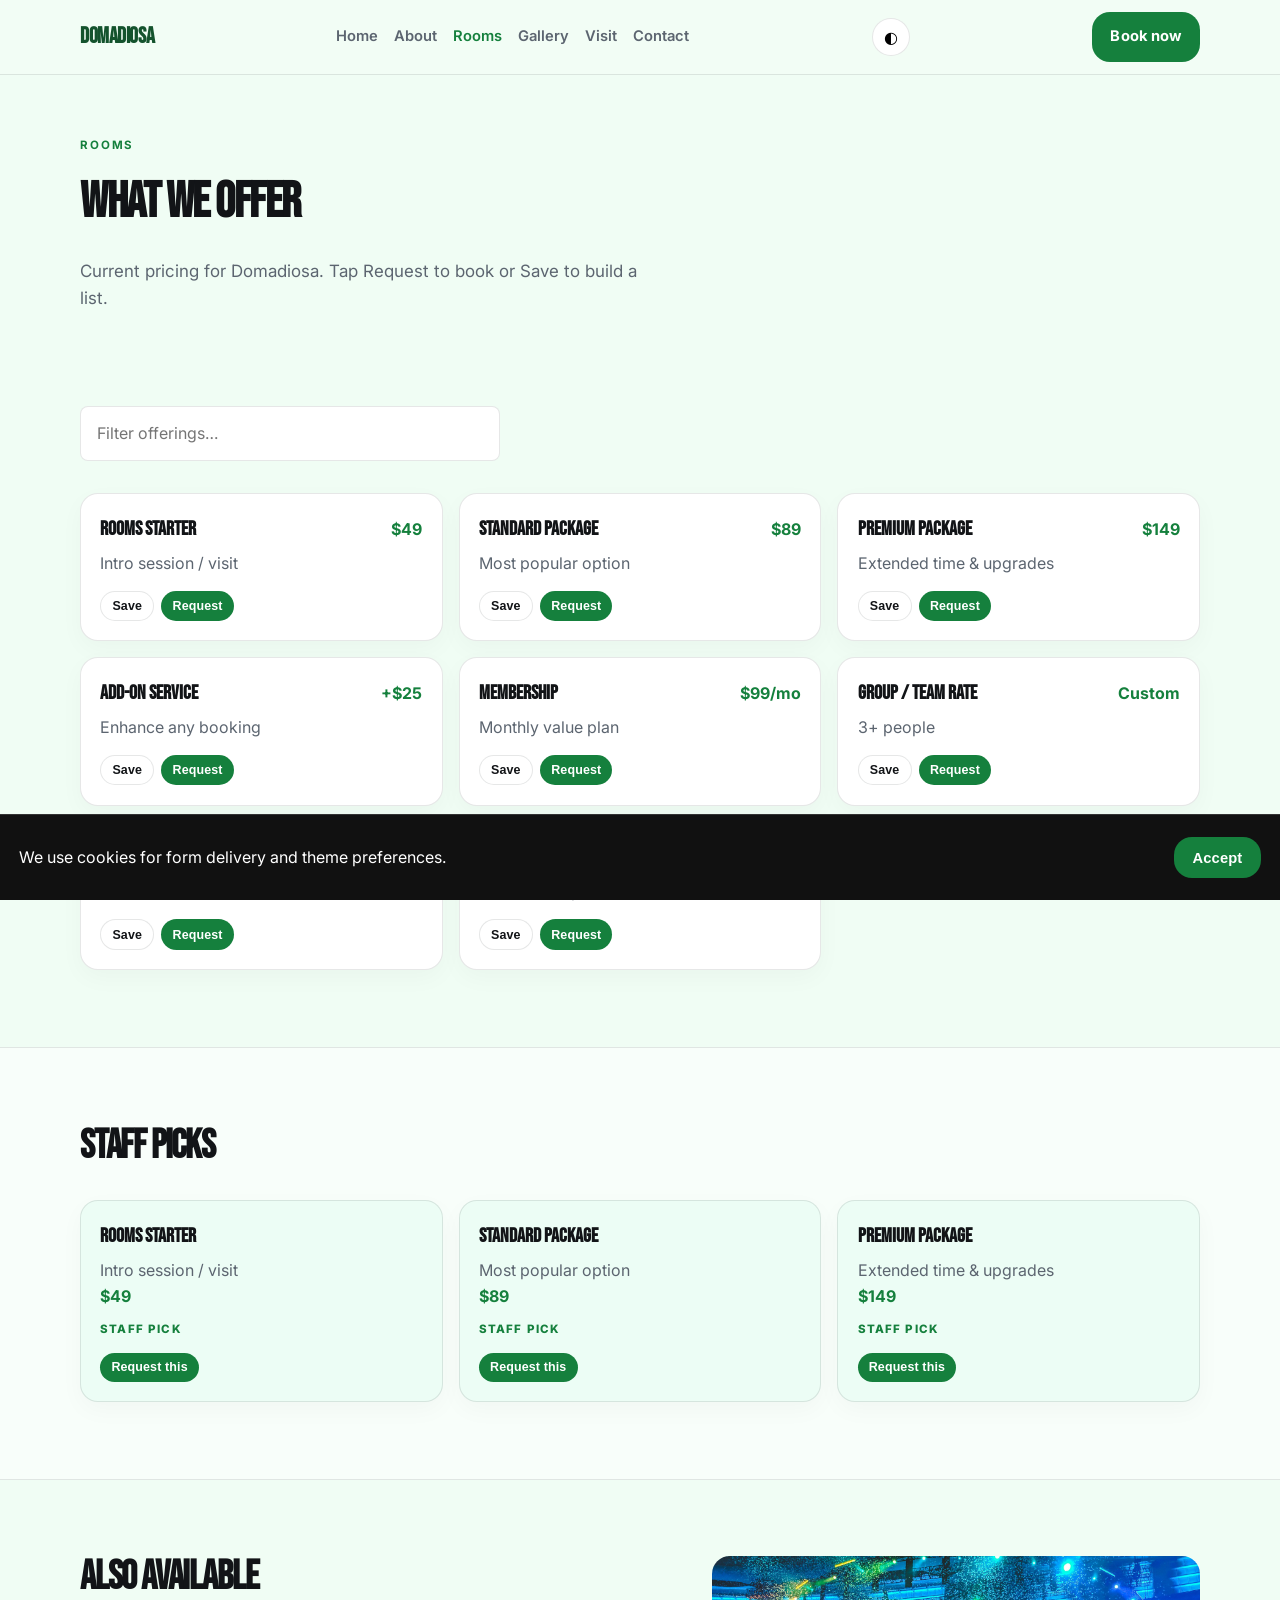
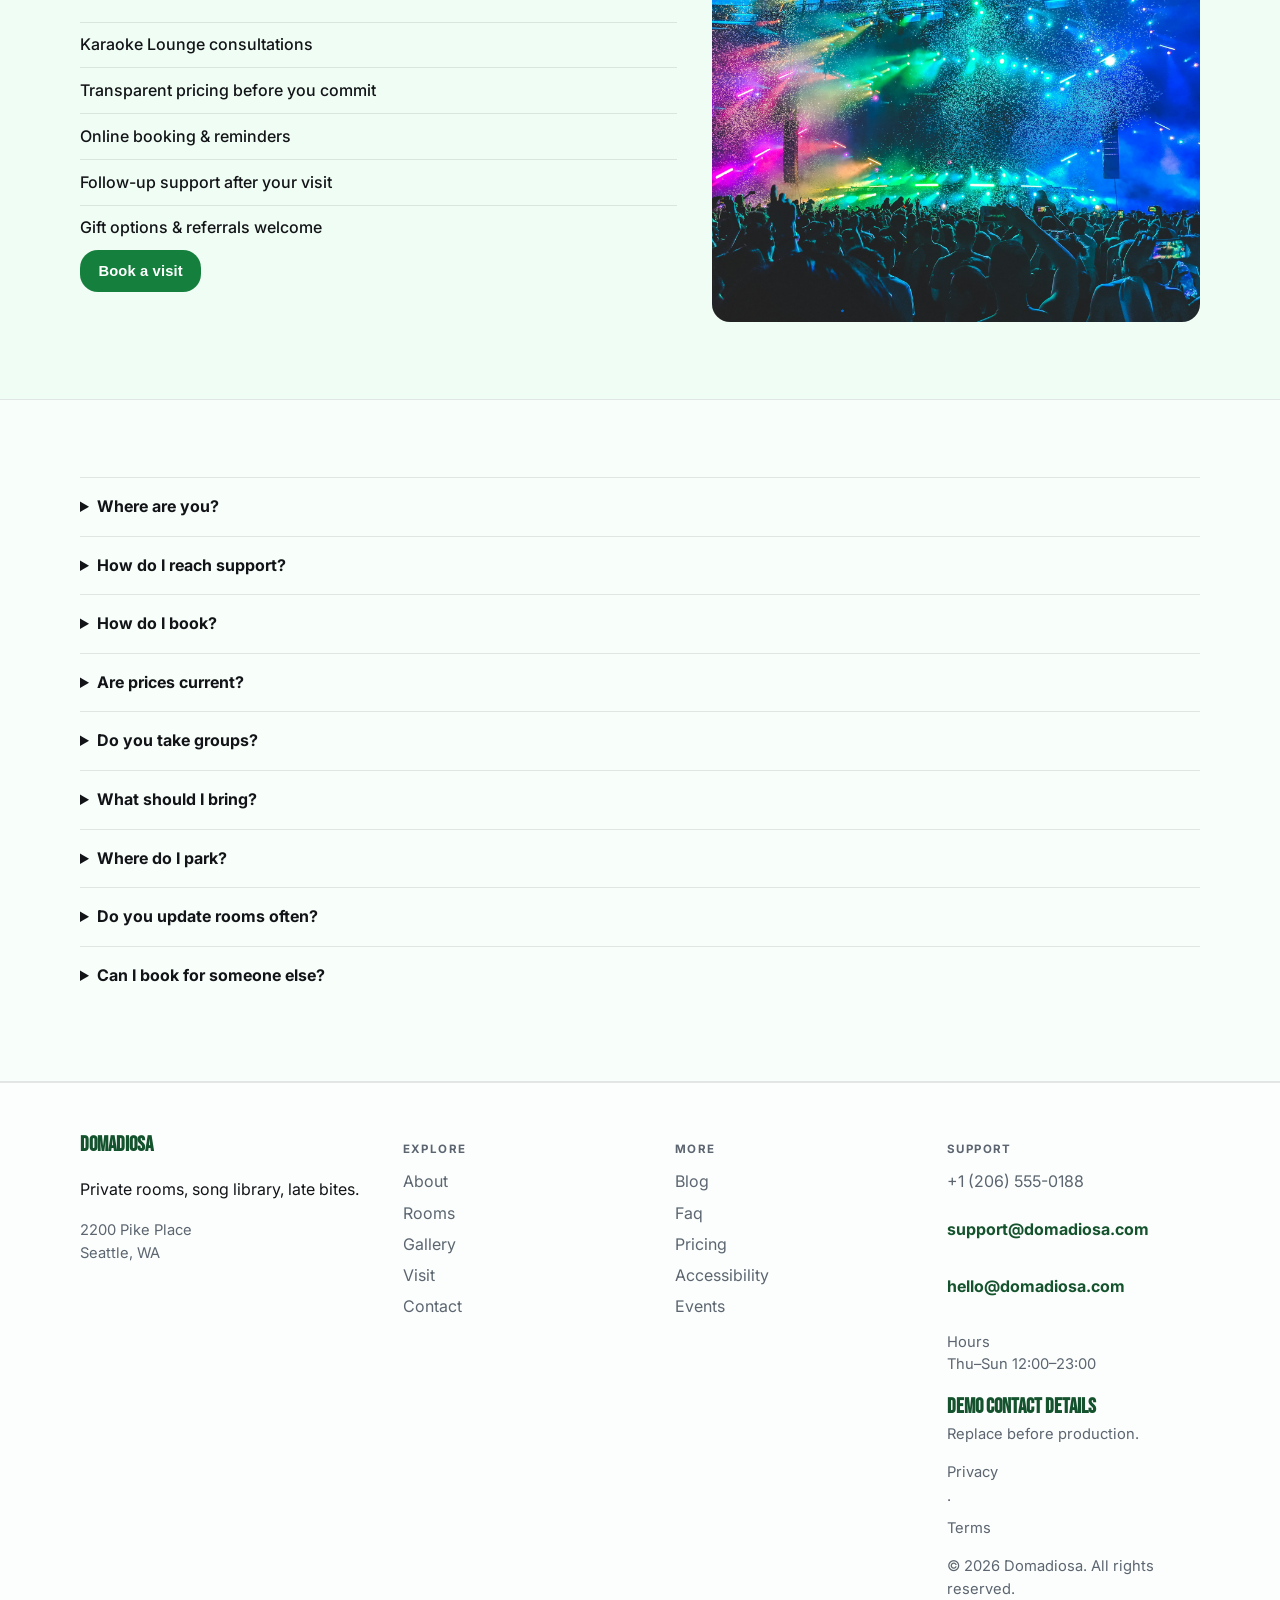
<file: offerings.html>
<!DOCTYPE html>
<html lang="en">
<head>
  <meta charset="UTF-8" />
  <meta name="viewport" content="width=device-width, initial-scale=1" />
  <title>Rooms | Domadiosa</title>
  <meta name="description" content="Rooms — Domadiosa" />
  <meta property="og:title" content="Rooms | Domadiosa" />
  <meta property="og:description" content="Rooms — Domadiosa" />
  <meta property="og:type" content="website" />
  <meta name="twitter:card" content="summary_large_image" />
  <meta name="twitter:title" content="Rooms | Domadiosa" />
  <meta name="twitter:description" content="Rooms — Domadiosa" />
  <meta property="og:image" content="assets/img-1.jpg" />
  <meta name="twitter:image" content="assets/img-1.jpg" />
  <meta property="og:url" content="https://domadiosa.github.io" />
  <script type="application/ld+json">{"@context": "https://schema.org", "@type": "LocalBusiness", "name": "Domadiosa", "description": "Private rooms, song library, late bites.", "url": "https://domadiosa.github.io", "image": "assets/img-1.jpg"}</script>
<script type="application/ld+json">{"@context": "https://schema.org", "@type": "FAQPage", "mainEntity": [{"@type": "Question", "name": "Where are you?", "acceptedAnswer": {"@type": "Answer", "text": "2200 Pike Place, Seattle, WA. See the map on Visit."}}, {"@type": "Question", "name": "How do I reach support?", "acceptedAnswer": {"@type": "Answer", "text": "Use the Contact form or email support@domadiosa.com. We reply during open hours."}}, {"@type": "Question", "name": "How do I book?", "acceptedAnswer": {"@type": "Answer", "text": "Send a message on Contact, email bookings@domadiosa.com, or call +1 (206) 555-0188."}}, {"@type": "Question", "name": "Are prices current?", "acceptedAnswer": {"@type": "Answer", "text": "Listed prices are current and may shift with seasons — we update this site when they do."}}, {"@type": "Question", "name": "Do you take groups?", "acceptedAnswer": {"@type": "Answer", "text": "Yes for many bookings — tell us the size and date and we'll confirm what Domadiosa can host."}}, {"@type": "Question", "name": "What should I bring?", "acceptedAnswer": {"@type": "Answer", "text": "Just yourself (and any notes on allergies, sizes, or preferences). We'll handle the rest."}}, {"@type": "Question", "name": "Do you offer gift cards?", "acceptedAnswer": {"@type": "Answer", "text": "Yes — see our Gift Cards page for digital and in-store options."}}, {"@type": "Question", "name": "Can I book for someone else?", "acceptedAnswer": {"@type": "Answer", "text": "Yes — include their name and preferences in the contact form."}}, {"@type": "Question", "name": "Is parking available?", "acceptedAnswer": {"@type": "Answer", "text": "See Locations for the branch closest to you in Seattle."}}, {"@type": "Question", "name": "Do you take walk-ins at Domadiosa?", "acceptedAnswer": {"@type": "Answer", "text": "Yes when capacity allows — check Visit for peak hours."}}, {"@type": "Question", "name": "Do you host private events?", "acceptedAnswer": {"@type": "Answer", "text": "Contact us with date, headcount and rooms preferences."}}, {"@type": "Question", "name": "Where can I read updates?", "acceptedAnswer": {"@type": "Answer", "text": "Blog and Journal pages publish changes before social media."}}, {"@type": "Question", "name": "How do I join the team?", "acceptedAnswer": {"@type": "Answer", "text": "Open roles are listed on Careers — we reply to every application."}}, {"@type": "Question", "name": "Is the space accessible?", "acceptedAnswer": {"@type": "Answer", "text": "See our Accessibility page for entrance, seating and restroom notes."}}]}</script>
<script type="application/ld+json">{"@context": "https://schema.org", "@type": "WebSite", "name": "Domadiosa", "url": "https://domadiosa.github.io", "description": "Private rooms, song library, late bites."}</script>
  <link rel="canonical" href="https://domadiosa.github.io/offerings.html" />
  <link rel="alternate" hreflang="en" href="https://domadiosa.github.io/offerings.html" />
  <link rel="alternate" hreflang="x-default" href="https://domadiosa.github.io/index.html" />
  <meta name="theme-color" content="#111111" />
  <link rel="preconnect" href="https://fonts.googleapis.com" />
  <link rel="preconnect" href="https://fonts.gstatic.com" crossorigin />
  <link href="https://fonts.googleapis.com/css2?family=Bebas+Neue&family=Inter:wght@400;500;600;700&display=swap" rel="stylesheet" />
  <link rel="stylesheet" href="styles.css" />
  <link rel="icon" href="favicon.svg" type="image/svg+xml" />
</head>
<body>

  <header class="top">
    <div class="shell bar">
      <a class="logo" href="index.html">Domadiosa</a>
      <button class="nav-toggle" type="button" aria-label="Open menu" data-nav-toggle>
        <span></span><span></span><span></span>
      </button>
      <nav data-nav><a href="index.html">Home</a><a href="about.html">About</a><a href="offerings.html" class="on">Rooms</a><a href="gallery.html">Gallery</a><a href="visit.html">Visit</a><a href="contact.html">Contact</a></nav>
      <button type="button" class="theme-toggle" data-theme-toggle aria-label="Toggle dark mode">◐</button>
      <a class="cta" href="contact.html" data-open-book>Book now</a>
    </div>
  </header>  <main class="page">
    <section class="page-hero"><div class="shell">
      <p class="eyebrow">Rooms</p>
      <h1>What we offer</h1>
      <p class="lead">Current pricing for Domadiosa. Tap Request to book or Save to build a list.</p>
      <div class="saved-tray" data-saved-tray hidden><strong>Your list</strong><ul data-saved-list></ul>
      <button type="button" class="btn solid mini" data-open-book data-pref-from-list>Request saved</button>
      <button type="button" class="btn quiet mini" data-clear-saved>Clear</button></div>
    </div></section>
    <section class="block"><div class="shell"><div class="offer-tools"><input data-filter-offer type="search" placeholder="Filter offerings…" /></div>
    <div class="menu-grid"><article class="item" data-item="Rooms Starter">
          <div class="item-top"><h3>Rooms Starter</h3><span class="price">$49</span></div>
          <p>Intro session / visit</p>
          <div class="item-actions">
            <button type="button" class="btn quiet mini" data-save-item data-name="Rooms Starter">Save</button>
            <button type="button" class="btn solid mini" data-open-book data-pref="Rooms Starter">Request</button>
          </div>
        </article>
<article class="item" data-item="Standard Package">
          <div class="item-top"><h3>Standard Package</h3><span class="price">$89</span></div>
          <p>Most popular option</p>
          <div class="item-actions">
            <button type="button" class="btn quiet mini" data-save-item data-name="Standard Package">Save</button>
            <button type="button" class="btn solid mini" data-open-book data-pref="Standard Package">Request</button>
          </div>
        </article>
<article class="item" data-item="Premium Package">
          <div class="item-top"><h3>Premium Package</h3><span class="price">$149</span></div>
          <p>Extended time &amp; upgrades</p>
          <div class="item-actions">
            <button type="button" class="btn quiet mini" data-save-item data-name="Premium Package">Save</button>
            <button type="button" class="btn solid mini" data-open-book data-pref="Premium Package">Request</button>
          </div>
        </article>
<article class="item" data-item="Add-on Service">
          <div class="item-top"><h3>Add-on Service</h3><span class="price">+$25</span></div>
          <p>Enhance any booking</p>
          <div class="item-actions">
            <button type="button" class="btn quiet mini" data-save-item data-name="Add-on Service">Save</button>
            <button type="button" class="btn solid mini" data-open-book data-pref="Add-on Service">Request</button>
          </div>
        </article>
<article class="item" data-item="Membership">
          <div class="item-top"><h3>Membership</h3><span class="price">$99/mo</span></div>
          <p>Monthly value plan</p>
          <div class="item-actions">
            <button type="button" class="btn quiet mini" data-save-item data-name="Membership">Save</button>
            <button type="button" class="btn solid mini" data-open-book data-pref="Membership">Request</button>
          </div>
        </article>
<article class="item" data-item="Group / Team Rate">
          <div class="item-top"><h3>Group / Team Rate</h3><span class="price">Custom</span></div>
          <p>3+ people</p>
          <div class="item-actions">
            <button type="button" class="btn quiet mini" data-save-item data-name="Group / Team Rate">Save</button>
            <button type="button" class="btn solid mini" data-open-book data-pref="Group / Team Rate">Request</button>
          </div>
        </article>
<article class="item" data-item="Consultation">
          <div class="item-top"><h3>Consultation</h3><span class="price">Free</span></div>
          <p>First visit assessment</p>
          <div class="item-actions">
            <button type="button" class="btn quiet mini" data-save-item data-name="Consultation">Save</button>
            <button type="button" class="btn solid mini" data-open-book data-pref="Consultation">Request</button>
          </div>
        </article>
<article class="item" data-item="Gift Certificate">
          <div class="item-top"><h3>Gift Certificate</h3><span class="price">$75</span></div>
          <p>Share the experience</p>
          <div class="item-actions">
            <button type="button" class="btn quiet mini" data-save-item data-name="Gift Certificate">Save</button>
            <button type="button" class="btn solid mini" data-open-book data-pref="Gift Certificate">Request</button>
          </div>
        </article></div></div></section>
    <section class="block tint"><div class="shell"><h2>Staff picks</h2><div class="menu-grid"><article class="item soft" data-item="Rooms Starter">
          <h3>Rooms Starter</h3><p>Intro session / visit</p><span class="price">$49</span><p class="tag">Staff pick</p>
          <div class="item-actions">
            <button type="button" class="btn solid mini" data-open-book data-pref="Rooms Starter">Request this</button>
          </div>
        </article>
<article class="item soft" data-item="Standard Package">
          <h3>Standard Package</h3><p>Most popular option</p><span class="price">$89</span><p class="tag">Staff pick</p>
          <div class="item-actions">
            <button type="button" class="btn solid mini" data-open-book data-pref="Standard Package">Request this</button>
          </div>
        </article>
<article class="item soft" data-item="Premium Package">
          <h3>Premium Package</h3><p>Extended time &amp; upgrades</p><span class="price">$149</span><p class="tag">Staff pick</p>
          <div class="item-actions">
            <button type="button" class="btn solid mini" data-open-book data-pref="Premium Package">Request this</button>
          </div>
        </article></div></div></section>
    <section class="block"><div class="shell split"><div><h2>Also available</h2><ul class="checks"><li>Karaoke Lounge consultations</li>
<li>Transparent pricing before you commit</li>
<li>Online booking & reminders</li>
<li>Follow-up support after your visit</li>
<li>Gift options & referrals welcome</li></ul>
    <button type="button" class="btn solid" data-open-book>Book a visit</button></div>
    <img class="solo" src="assets/img-5.jpg" alt="offerings" /></div></section>
    <section class="block tint"><div class="shell"><div class="faq"><details><summary>Where are you?</summary><p>2200 Pike Place, Seattle, WA. See the map on Visit.</p></details>
<details><summary>How do I reach support?</summary><p>Use the Contact form or email support@domadiosa.com. We reply during open hours.</p></details>
<details><summary>How do I book?</summary><p>Send a message on Contact, email bookings@domadiosa.com, or call +1 (206) 555-0188.</p></details>
<details><summary>Are prices current?</summary><p>Listed prices are current and may shift with seasons — we update this site when they do.</p></details>
<details><summary>Do you take groups?</summary><p>Yes for many bookings — tell us the size and date and we'll confirm what Domadiosa can host.</p></details>
<details><summary>What should I bring?</summary><p>Just yourself (and any notes on allergies, sizes, or preferences). We'll handle the rest.</p></details>
<details><summary>Where do I park?</summary><p>See the Visit page for address and map links around Seattle.</p></details>
<details><summary>Do you update rooms often?</summary><p>Yes — seasonal shifts are posted here first.</p></details>
<details><summary>Can I book for someone else?</summary><p>Yes — include their name and preferences in the Contact form or email support@domadiosa.com.</p></details></div></div></section>
  </main>
  <footer class="foot">
    <div class="shell foot-grid">
      <div>
        <strong>Domadiosa</strong>
        <p>Private rooms, song library, late bites.</p>
        <p class="foot-meta">2200 Pike Place<br/>Seattle, WA</p>
      </div>
      <div>
        <p class="fh">Explore</p>
        <a href="about.html">About</a><a href="offerings.html">Rooms</a><a href="gallery.html">Gallery</a><a href="visit.html">Visit</a><a href="contact.html">Contact</a>
      </div>
      <div>
        <p class="fh">More</p>
        <a href="blog.html">Blog</a><a href="faq.html">Faq</a><a href="pricing.html">Pricing</a><a href="accessibility.html">Accessibility</a><a href="events.html">Events</a>
      </div>
      <div>
        <p class="fh">Support</p>
        <a href="tel:+12065550188">+1 (206) 555-0188</a>
        <p class="mail-plain">support@domadiosa.com</p>
        <p class="mail-plain">hello@domadiosa.com</p>
        <p class="foot-meta">Hours<br/>Thu–Sun 12:00–23:00</p>
        <p class="foot-meta"><strong>Demo contact details</strong><br/>Replace before production.</p>
        <p class="foot-meta"><a href="privacy.html">Privacy</a> · <a href="terms.html">Terms</a></p>
        <p class="foot-meta">© 2026 Domadiosa. All rights reserved.</p>
      </div>
    </div>
  </footer>
  <div class="cookie-bar" data-cookie-bar hidden>
    <p>We use cookies for form delivery and theme preferences.</p>
    <button type="button" class="btn solid" data-cookie-accept>Accept</button>
  </div>
  <div class="mobile-cta">
    <a href="tel:+12065550188">Call</a>
    <button type="button" data-open-book>Book</button>
    <a href="visit.html">Map</a>
  </div>
  <div class="toast" data-toast hidden></div>

  <div class="modal" data-book-modal hidden>
    <div class="modal-card">
      <button class="modal-close" type="button" data-close-book aria-label="Close">×</button>
      <p class="eyebrow">Quick request</p>
      <h3>Contact Domadiosa</h3>
      <p class="lead">Send the essentials and we will reply by email.</p>
      <form class="contact-form compact" data-quick-book data-support="support@domadiosa.com">
        <label>Name<input name="name" required placeholder="Your name" /></label>
        <label>Email<input type="email" name="email" required placeholder="you@email.com" /></label>
        <label>Timing<input name="when" required placeholder="Preferred date or timeline" /></label>
        <label>Notes<textarea name="message" rows="3" placeholder="Project, product, service or other details…"></textarea></label>
        <button class="btn solid" type="submit">Book</button>
      </form>
    </div>
  </div>

  <div class="lightbox" data-lightbox hidden>
    <button class="modal-close" type="button" data-lightbox-close aria-label="Close">×</button>
    <img data-lightbox-img alt="" />
    <div class="lightbox-nav">
      <button type="button" data-lightbox-prev>‹</button>
      <button type="button" data-lightbox-next>›</button>
    </div>
  </div>
  <script src="site.js"></script>
</body></html>
</file>
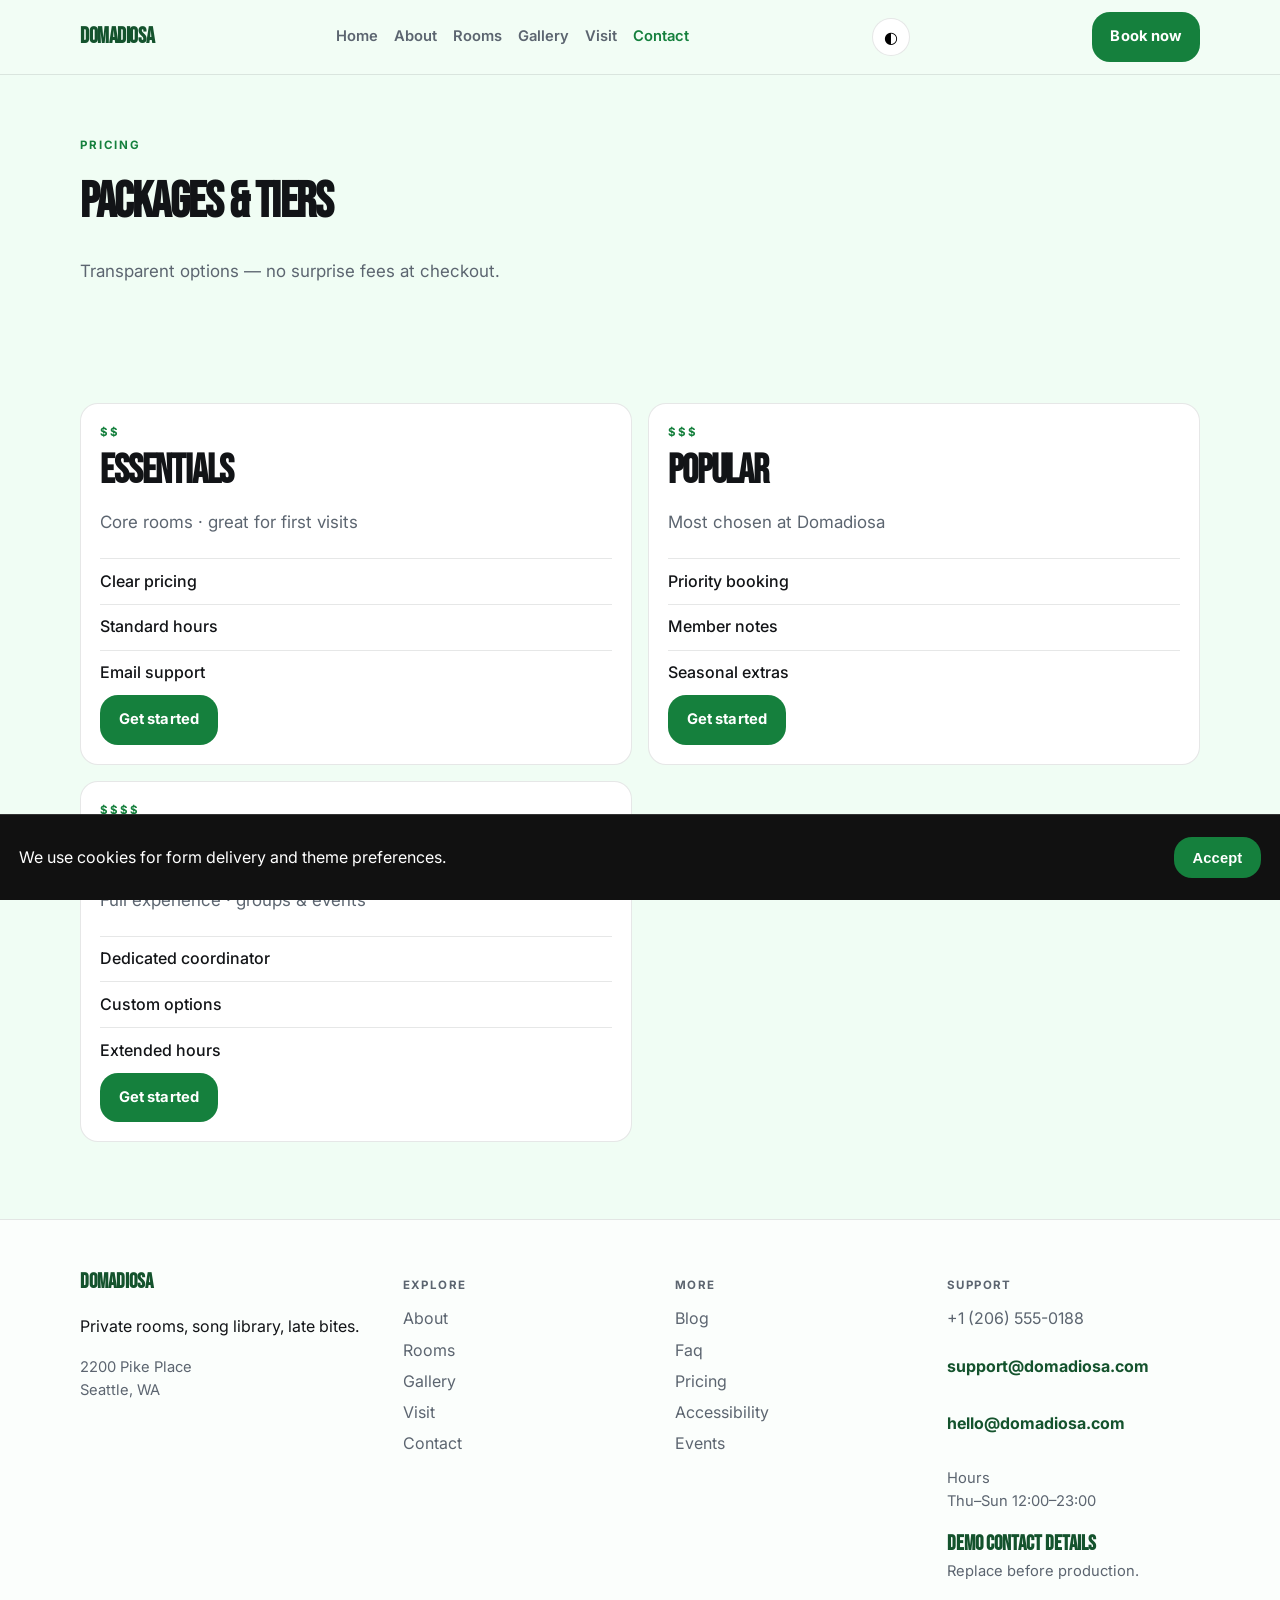
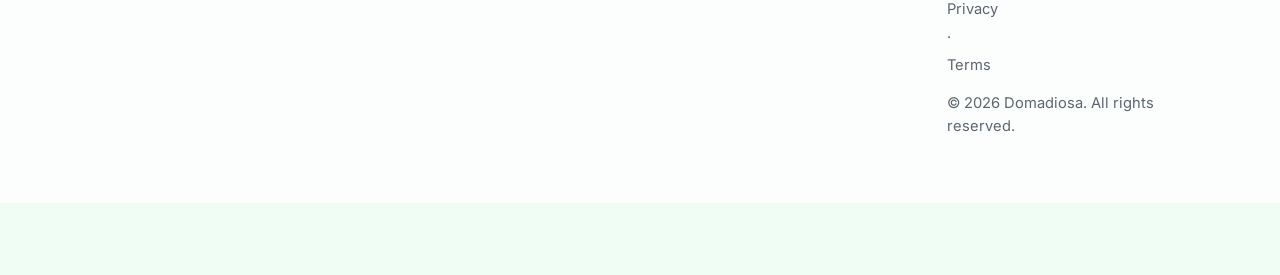
<file: pricing.html>
<!DOCTYPE html>
<html lang="en">
<head>
  <meta charset="UTF-8" />
  <meta name="viewport" content="width=device-width, initial-scale=1" />
  <title>Pricing | Domadiosa</title>
  <meta name="description" content="Packages and pricing" />
  <meta property="og:title" content="Pricing | Domadiosa" />
  <meta property="og:description" content="Packages and pricing" />
  <meta property="og:type" content="website" />
  <meta name="twitter:card" content="summary_large_image" />
  <meta name="twitter:title" content="Pricing | Domadiosa" />
  <meta name="twitter:description" content="Packages and pricing" />
  <meta property="og:image" content="assets/img-1.jpg" />
  <meta name="twitter:image" content="assets/img-1.jpg" />
  <meta property="og:url" content="https://domadiosa.github.io" />
  <script type="application/ld+json">{"@context": "https://schema.org", "@type": "LocalBusiness", "name": "Domadiosa", "description": "Private rooms, song library, late bites.", "url": "https://domadiosa.github.io", "image": "assets/img-1.jpg"}</script>
<script type="application/ld+json">{"@context": "https://schema.org", "@type": "FAQPage", "mainEntity": [{"@type": "Question", "name": "Where are you?", "acceptedAnswer": {"@type": "Answer", "text": "2200 Pike Place, Seattle, WA. See the map on Visit."}}, {"@type": "Question", "name": "How do I reach support?", "acceptedAnswer": {"@type": "Answer", "text": "Use the Contact form or email support@domadiosa.com. We reply during open hours."}}, {"@type": "Question", "name": "How do I book?", "acceptedAnswer": {"@type": "Answer", "text": "Send a message on Contact, email bookings@domadiosa.com, or call +1 (206) 555-0188."}}, {"@type": "Question", "name": "Are prices current?", "acceptedAnswer": {"@type": "Answer", "text": "Listed prices are current and may shift with seasons — we update this site when they do."}}, {"@type": "Question", "name": "Do you take groups?", "acceptedAnswer": {"@type": "Answer", "text": "Yes for many bookings — tell us the size and date and we'll confirm what Domadiosa can host."}}, {"@type": "Question", "name": "What should I bring?", "acceptedAnswer": {"@type": "Answer", "text": "Just yourself (and any notes on allergies, sizes, or preferences). We'll handle the rest."}}, {"@type": "Question", "name": "Do you offer gift cards?", "acceptedAnswer": {"@type": "Answer", "text": "Yes — see our Gift Cards page for digital and in-store options."}}, {"@type": "Question", "name": "Can I book for someone else?", "acceptedAnswer": {"@type": "Answer", "text": "Yes — include their name and preferences in the contact form."}}, {"@type": "Question", "name": "Is parking available?", "acceptedAnswer": {"@type": "Answer", "text": "See Locations for the branch closest to you in Seattle."}}, {"@type": "Question", "name": "Do you take walk-ins at Domadiosa?", "acceptedAnswer": {"@type": "Answer", "text": "Yes when capacity allows — check Visit for peak hours."}}, {"@type": "Question", "name": "Do you host private events?", "acceptedAnswer": {"@type": "Answer", "text": "Contact us with date, headcount and rooms preferences."}}, {"@type": "Question", "name": "Where can I read updates?", "acceptedAnswer": {"@type": "Answer", "text": "Blog and Journal pages publish changes before social media."}}, {"@type": "Question", "name": "How do I join the team?", "acceptedAnswer": {"@type": "Answer", "text": "Open roles are listed on Careers — we reply to every application."}}, {"@type": "Question", "name": "Is the space accessible?", "acceptedAnswer": {"@type": "Answer", "text": "See our Accessibility page for entrance, seating and restroom notes."}}]}</script>
<script type="application/ld+json">{"@context": "https://schema.org", "@type": "WebSite", "name": "Domadiosa", "url": "https://domadiosa.github.io", "description": "Private rooms, song library, late bites."}</script>
  <link rel="canonical" href="https://domadiosa.github.io/pricing.html" />
  <link rel="alternate" hreflang="en" href="https://domadiosa.github.io/pricing.html" />
  <link rel="alternate" hreflang="x-default" href="https://domadiosa.github.io/index.html" />
  <meta name="theme-color" content="#111111" />
  <link rel="preconnect" href="https://fonts.googleapis.com" />
  <link rel="preconnect" href="https://fonts.gstatic.com" crossorigin />
  <link href="https://fonts.googleapis.com/css2?family=Bebas+Neue&family=Inter:wght@400;500;600;700&display=swap" rel="stylesheet" />
  <link rel="stylesheet" href="styles.css" />
  <link rel="icon" href="favicon.svg" type="image/svg+xml" />
</head>
<body>

  <header class="top">
    <div class="shell bar">
      <a class="logo" href="index.html">Domadiosa</a>
      <button class="nav-toggle" type="button" aria-label="Open menu" data-nav-toggle>
        <span></span><span></span><span></span>
      </button>
      <nav data-nav><a href="index.html">Home</a><a href="about.html">About</a><a href="offerings.html">Rooms</a><a href="gallery.html">Gallery</a><a href="visit.html">Visit</a><a href="contact.html" class="on">Contact</a></nav>
      <button type="button" class="theme-toggle" data-theme-toggle aria-label="Toggle dark mode">◐</button>
      <a class="cta" href="contact.html" data-open-book>Book now</a>
    </div>
  </header>  <main class="page">
    <section class="page-hero"><div class="shell">
      <p class="eyebrow">Pricing</p>
      <h1>Packages &amp; tiers</h1>
      <p class="lead">Transparent options — no surprise fees at checkout.</p>
    </div></section>
    <section class="block"><div class="shell value-grid"><article class="price-tier reveal">
      <p class="eyebrow">$$</p>
      <h2>Essentials</h2>
      <p class="lead">Core rooms · great for first visits</p>
      <ul class="checks"><li>Clear pricing</li><li>Standard hours</li><li>Email support</li></ul>
      <a class="btn solid" href="contact.html" data-open-book>Get started</a>
    </article><article class="price-tier reveal">
      <p class="eyebrow">$$$</p>
      <h2>Popular</h2>
      <p class="lead">Most chosen at Domadiosa</p>
      <ul class="checks"><li>Priority booking</li><li>Member notes</li><li>Seasonal extras</li></ul>
      <a class="btn solid" href="contact.html" data-open-book>Get started</a>
    </article><article class="price-tier reveal">
      <p class="eyebrow">$$$$</p>
      <h2>Premium</h2>
      <p class="lead">Full experience · groups &amp; events</p>
      <ul class="checks"><li>Dedicated coordinator</li><li>Custom options</li><li>Extended hours</li></ul>
      <a class="btn solid" href="contact.html" data-open-book>Get started</a>
    </article></div></section>
  </main>
  <footer class="foot">
    <div class="shell foot-grid">
      <div>
        <strong>Domadiosa</strong>
        <p>Private rooms, song library, late bites.</p>
        <p class="foot-meta">2200 Pike Place<br/>Seattle, WA</p>
      </div>
      <div>
        <p class="fh">Explore</p>
        <a href="about.html">About</a><a href="offerings.html">Rooms</a><a href="gallery.html">Gallery</a><a href="visit.html">Visit</a><a href="contact.html">Contact</a>
      </div>
      <div>
        <p class="fh">More</p>
        <a href="blog.html">Blog</a><a href="faq.html">Faq</a><a href="pricing.html">Pricing</a><a href="accessibility.html">Accessibility</a><a href="events.html">Events</a>
      </div>
      <div>
        <p class="fh">Support</p>
        <a href="tel:+12065550188">+1 (206) 555-0188</a>
        <p class="mail-plain">support@domadiosa.com</p>
        <p class="mail-plain">hello@domadiosa.com</p>
        <p class="foot-meta">Hours<br/>Thu–Sun 12:00–23:00</p>
        <p class="foot-meta"><strong>Demo contact details</strong><br/>Replace before production.</p>
        <p class="foot-meta"><a href="privacy.html">Privacy</a> · <a href="terms.html">Terms</a></p>
        <p class="foot-meta">© 2026 Domadiosa. All rights reserved.</p>
      </div>
    </div>
  </footer>
  <div class="cookie-bar" data-cookie-bar hidden>
    <p>We use cookies for form delivery and theme preferences.</p>
    <button type="button" class="btn solid" data-cookie-accept>Accept</button>
  </div>
  <div class="mobile-cta">
    <a href="tel:+12065550188">Call</a>
    <button type="button" data-open-book>Book</button>
    <a href="visit.html">Map</a>
  </div>
  <div class="toast" data-toast hidden></div>

  <div class="modal" data-book-modal hidden>
    <div class="modal-card">
      <button class="modal-close" type="button" data-close-book aria-label="Close">×</button>
      <p class="eyebrow">Quick request</p>
      <h3>Contact Domadiosa</h3>
      <p class="lead">Send the essentials and we will reply by email.</p>
      <form class="contact-form compact" data-quick-book data-support="support@domadiosa.com">
        <label>Name<input name="name" required placeholder="Your name" /></label>
        <label>Email<input type="email" name="email" required placeholder="you@email.com" /></label>
        <label>Timing<input name="when" required placeholder="Preferred date or timeline" /></label>
        <label>Notes<textarea name="message" rows="3" placeholder="Project, product, service or other details…"></textarea></label>
        <button class="btn solid" type="submit">Book</button>
      </form>
    </div>
  </div>

  <div class="lightbox" data-lightbox hidden>
    <button class="modal-close" type="button" data-lightbox-close aria-label="Close">×</button>
    <img data-lightbox-img alt="" />
    <div class="lightbox-nav">
      <button type="button" data-lightbox-prev>‹</button>
      <button type="button" data-lightbox-next>›</button>
    </div>
  </div>
  <script src="site.js"></script>
</body></html>
</file>
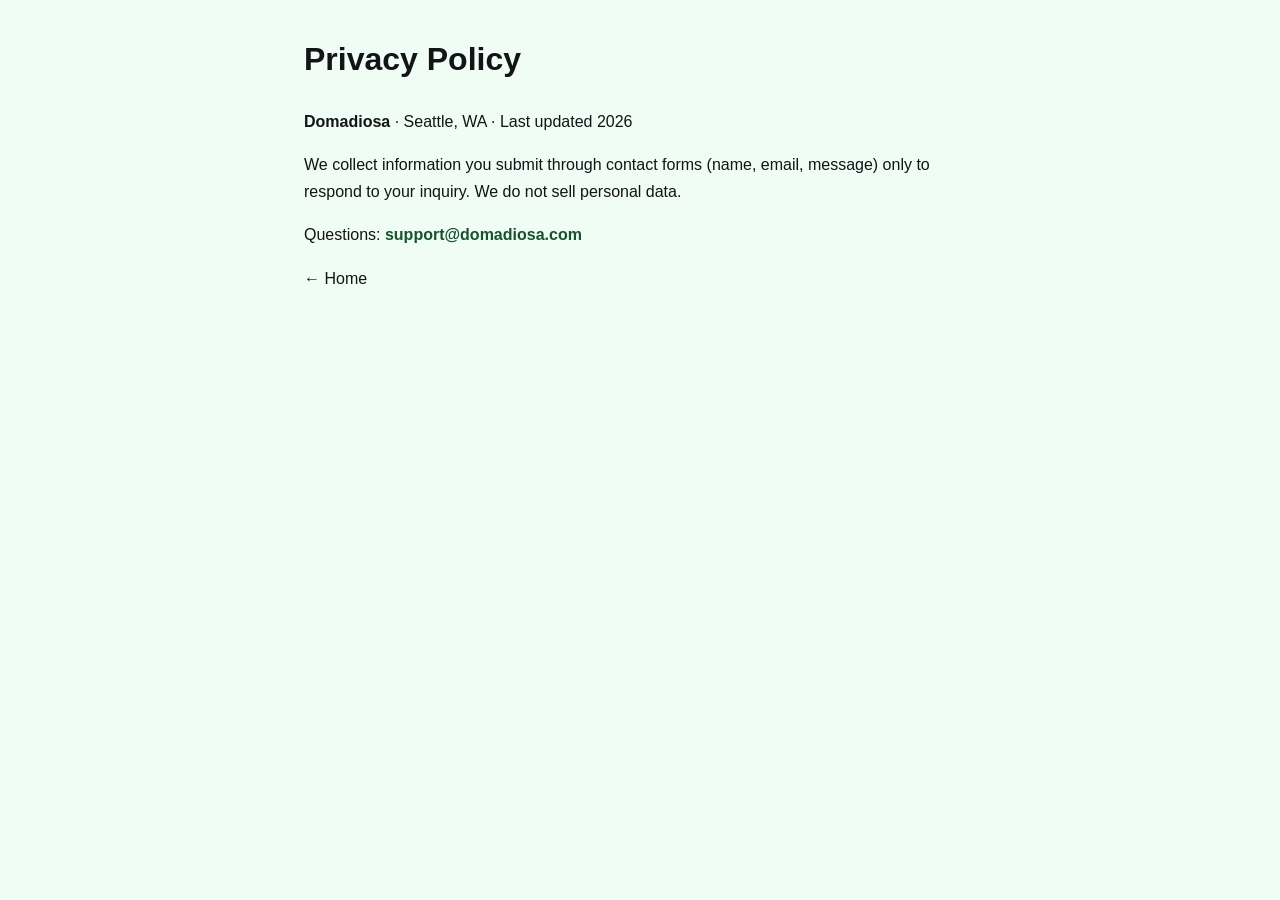
<file: privacy.html>
<!DOCTYPE html>
<html lang="en"><head><meta charset="UTF-8"><meta name="viewport" content="width=device-width,initial-scale=1">
<title>Privacy Policy | Domadiosa</title>
<meta name="description" content="Privacy information for Domadiosa">
<link rel="stylesheet" href="styles.css"></head>
<body><main class="page" style="max-width:720px;margin:2rem auto;padding:0 1.5rem;line-height:1.7">
<h1>Privacy Policy</h1>
<p><strong>Domadiosa</strong> · Seattle, WA · Last updated 2026</p>
<p>We collect information you submit through contact forms (name, email, message) only to respond to your inquiry. We do not sell personal data.</p>
<p>Questions: <span class="mail-plain">support@domadiosa.com</span></p>
<p><a href="index.html">← Home</a></p>
</main></body></html>
</file>
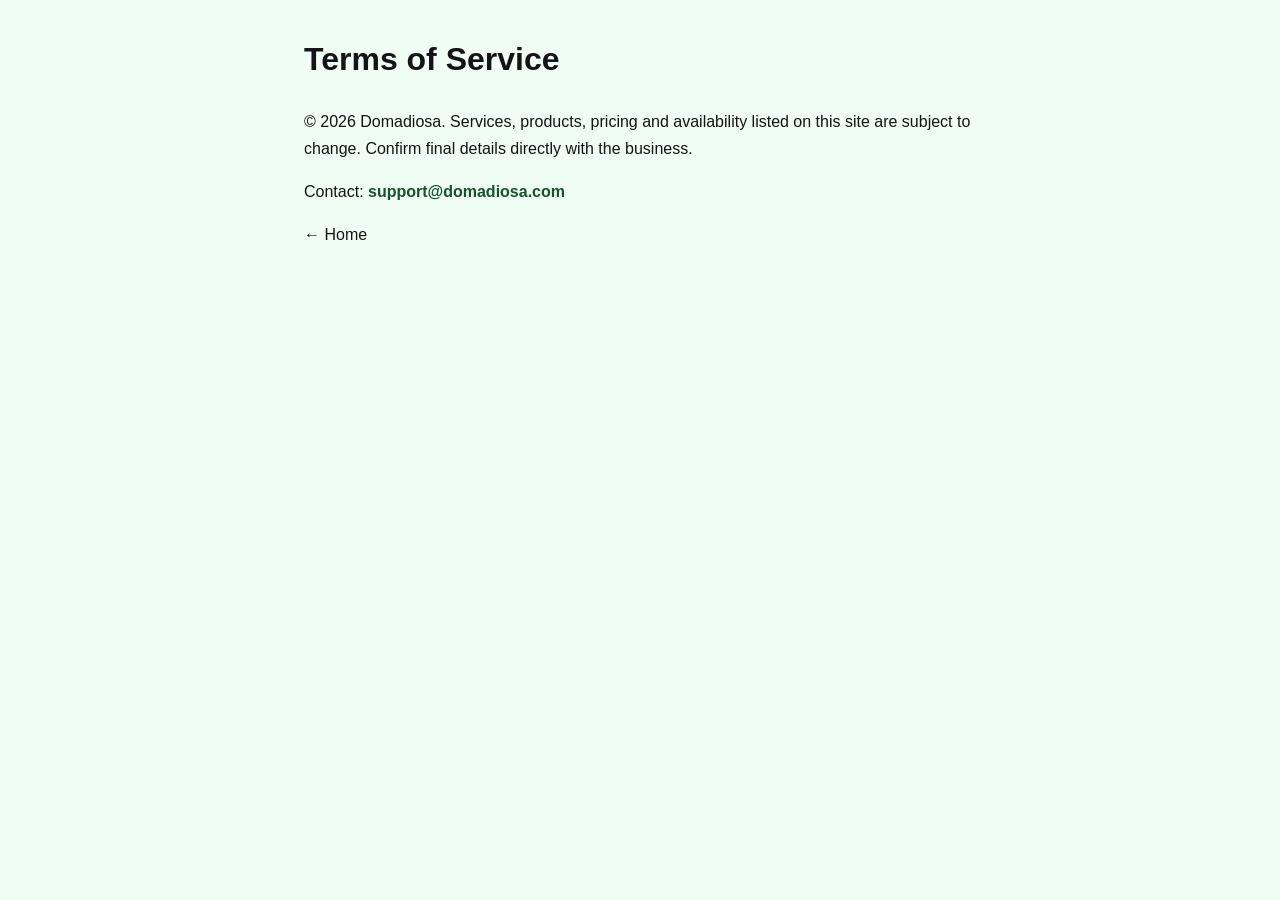
<file: terms.html>
<!DOCTYPE html>
<html lang="en"><head><meta charset="UTF-8"><meta name="viewport" content="width=device-width,initial-scale=1">
<title>Terms of Service | Domadiosa</title>
<meta name="description" content="Terms and conditions for Domadiosa">
<link rel="stylesheet" href="styles.css"></head>
<body><main class="page" style="max-width:720px;margin:2rem auto;padding:0 1.5rem;line-height:1.7">
<h1>Terms of Service</h1>
<p>© 2026 Domadiosa. Services, products, pricing and availability listed on this site are subject to change. Confirm final details directly with the business.</p>
<p>Contact: <span class="mail-plain">support@domadiosa.com</span></p>
<p><a href="index.html">← Home</a></p>
</main></body></html>
</file>
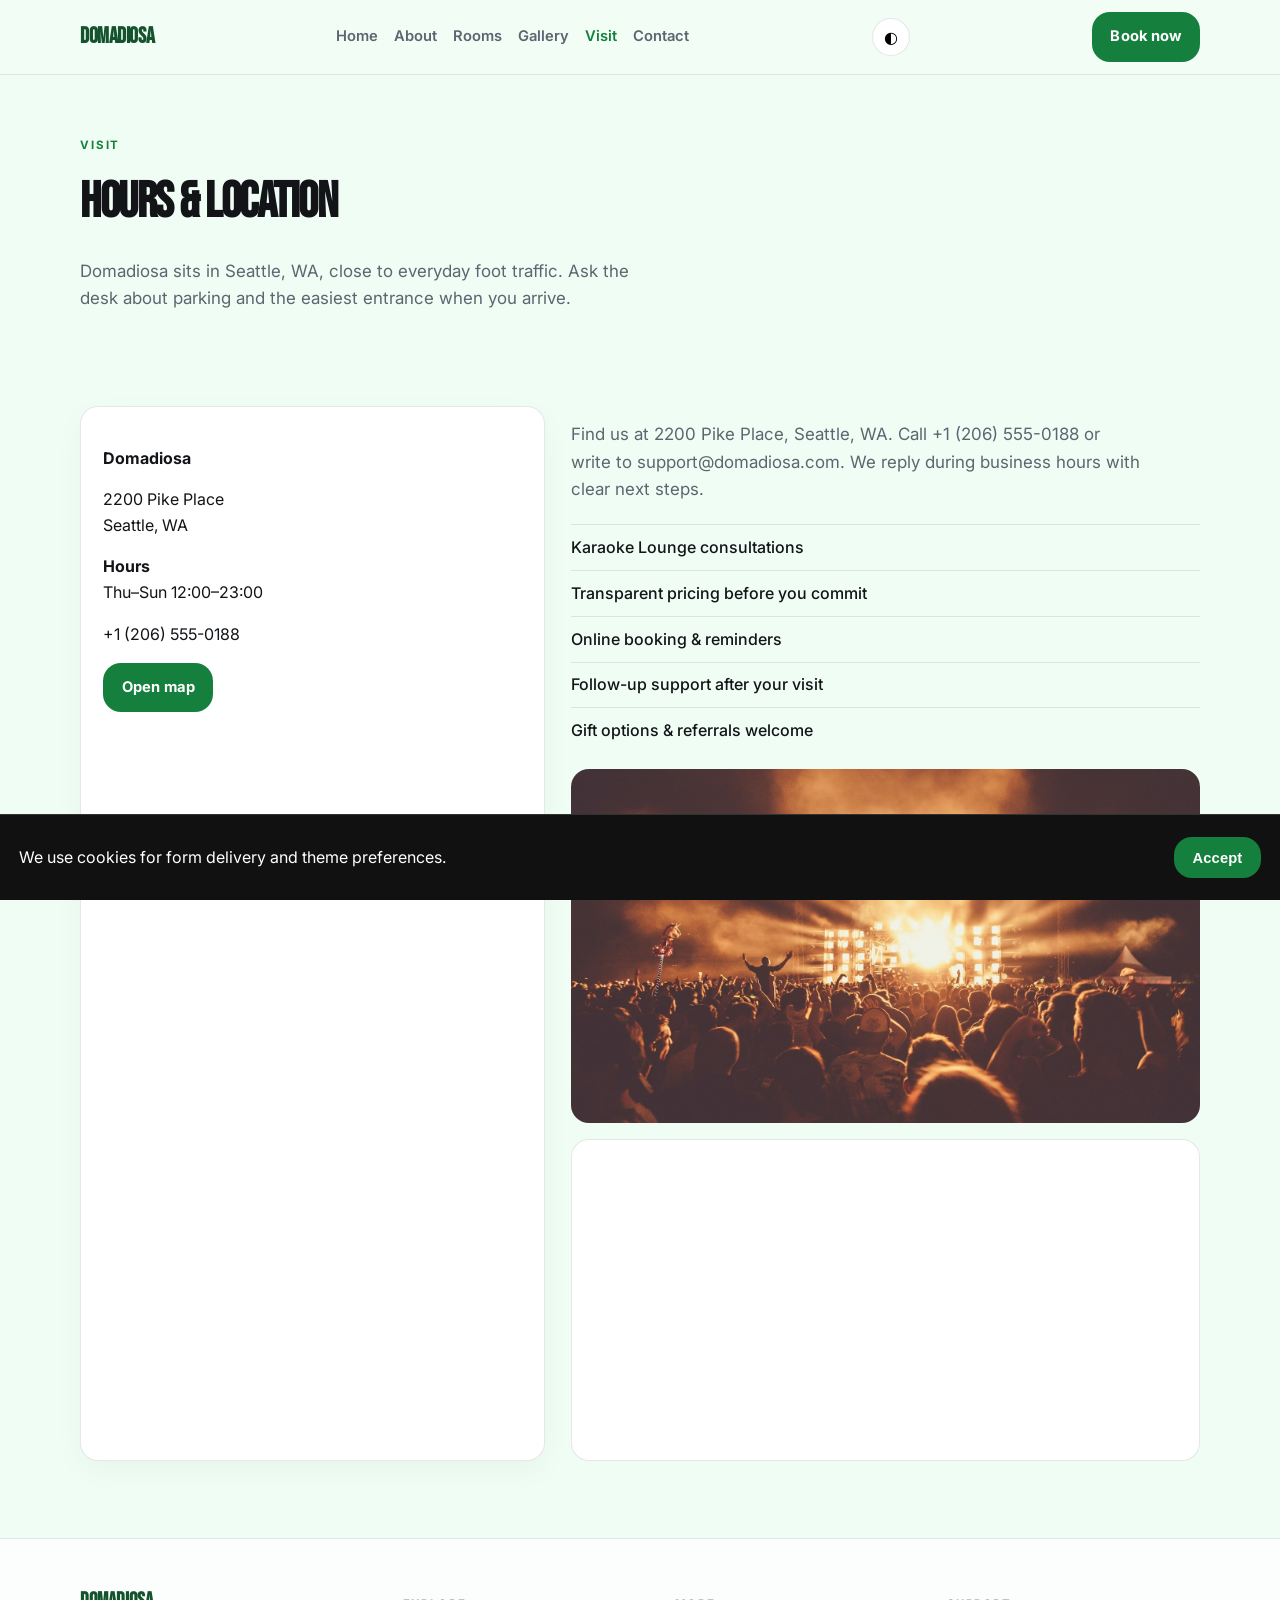
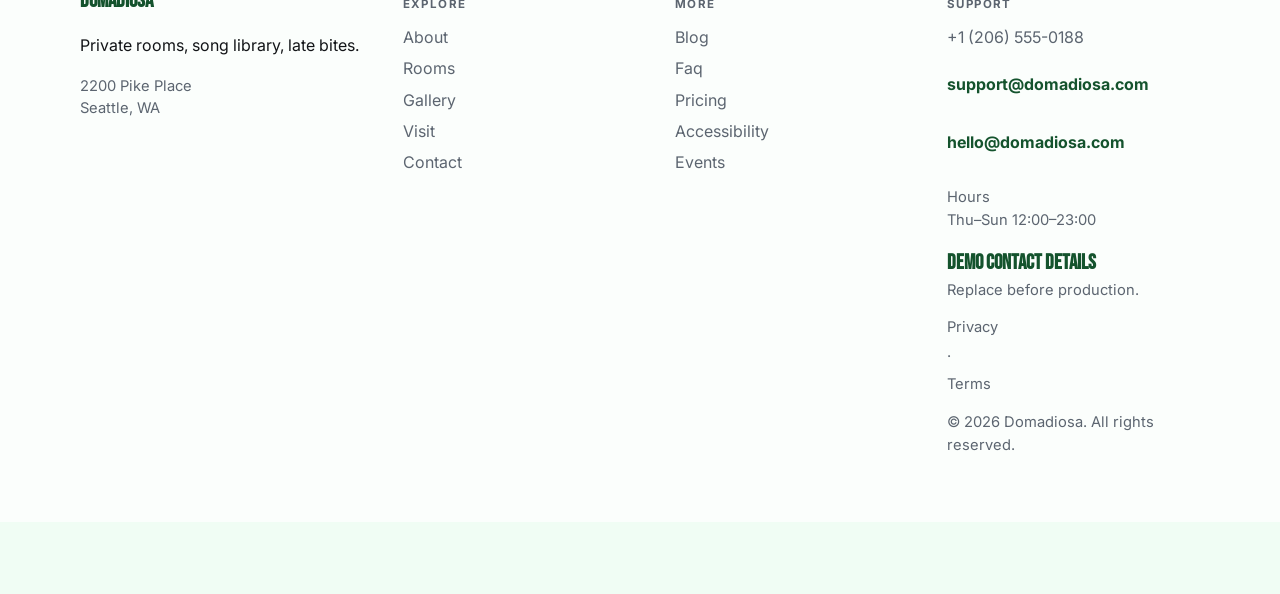
<file: visit.html>
<!DOCTYPE html>
<html lang="en">
<head>
  <meta charset="UTF-8" />
  <meta name="viewport" content="width=device-width, initial-scale=1" />
  <title>Visit | Domadiosa</title>
  <meta name="description" content="Thu–Sun 12:00–23:00" />
  <meta property="og:title" content="Visit | Domadiosa" />
  <meta property="og:description" content="Thu–Sun 12:00–23:00" />
  <meta property="og:type" content="website" />
  <meta name="twitter:card" content="summary_large_image" />
  <meta name="twitter:title" content="Visit | Domadiosa" />
  <meta name="twitter:description" content="Thu–Sun 12:00–23:00" />
  <meta property="og:image" content="assets/img-1.jpg" />
  <meta name="twitter:image" content="assets/img-1.jpg" />
  <meta property="og:url" content="https://domadiosa.github.io" />
  <script type="application/ld+json">{"@context": "https://schema.org", "@type": "LocalBusiness", "name": "Domadiosa", "description": "Private rooms, song library, late bites.", "url": "https://domadiosa.github.io", "image": "assets/img-1.jpg"}</script>
<script type="application/ld+json">{"@context": "https://schema.org", "@type": "FAQPage", "mainEntity": [{"@type": "Question", "name": "Where are you?", "acceptedAnswer": {"@type": "Answer", "text": "2200 Pike Place, Seattle, WA. See the map on Visit."}}, {"@type": "Question", "name": "How do I reach support?", "acceptedAnswer": {"@type": "Answer", "text": "Use the Contact form or email support@domadiosa.com. We reply during open hours."}}, {"@type": "Question", "name": "How do I book?", "acceptedAnswer": {"@type": "Answer", "text": "Send a message on Contact, email bookings@domadiosa.com, or call +1 (206) 555-0188."}}, {"@type": "Question", "name": "Are prices current?", "acceptedAnswer": {"@type": "Answer", "text": "Listed prices are current and may shift with seasons — we update this site when they do."}}, {"@type": "Question", "name": "Do you take groups?", "acceptedAnswer": {"@type": "Answer", "text": "Yes for many bookings — tell us the size and date and we'll confirm what Domadiosa can host."}}, {"@type": "Question", "name": "What should I bring?", "acceptedAnswer": {"@type": "Answer", "text": "Just yourself (and any notes on allergies, sizes, or preferences). We'll handle the rest."}}, {"@type": "Question", "name": "Do you offer gift cards?", "acceptedAnswer": {"@type": "Answer", "text": "Yes — see our Gift Cards page for digital and in-store options."}}, {"@type": "Question", "name": "Can I book for someone else?", "acceptedAnswer": {"@type": "Answer", "text": "Yes — include their name and preferences in the contact form."}}, {"@type": "Question", "name": "Is parking available?", "acceptedAnswer": {"@type": "Answer", "text": "See Locations for the branch closest to you in Seattle."}}, {"@type": "Question", "name": "Do you take walk-ins at Domadiosa?", "acceptedAnswer": {"@type": "Answer", "text": "Yes when capacity allows — check Visit for peak hours."}}, {"@type": "Question", "name": "Do you host private events?", "acceptedAnswer": {"@type": "Answer", "text": "Contact us with date, headcount and rooms preferences."}}, {"@type": "Question", "name": "Where can I read updates?", "acceptedAnswer": {"@type": "Answer", "text": "Blog and Journal pages publish changes before social media."}}, {"@type": "Question", "name": "How do I join the team?", "acceptedAnswer": {"@type": "Answer", "text": "Open roles are listed on Careers — we reply to every application."}}, {"@type": "Question", "name": "Is the space accessible?", "acceptedAnswer": {"@type": "Answer", "text": "See our Accessibility page for entrance, seating and restroom notes."}}]}</script>
<script type="application/ld+json">{"@context": "https://schema.org", "@type": "WebSite", "name": "Domadiosa", "url": "https://domadiosa.github.io", "description": "Private rooms, song library, late bites."}</script>
  <link rel="canonical" href="https://domadiosa.github.io/visit.html" />
  <link rel="alternate" hreflang="en" href="https://domadiosa.github.io/visit.html" />
  <link rel="alternate" hreflang="x-default" href="https://domadiosa.github.io/index.html" />
  <meta name="theme-color" content="#111111" />
  <link rel="preconnect" href="https://fonts.googleapis.com" />
  <link rel="preconnect" href="https://fonts.gstatic.com" crossorigin />
  <link href="https://fonts.googleapis.com/css2?family=Bebas+Neue&family=Inter:wght@400;500;600;700&display=swap" rel="stylesheet" />
  <link rel="stylesheet" href="styles.css" />
  <link rel="icon" href="favicon.svg" type="image/svg+xml" />
</head>
<body>

  <header class="top">
    <div class="shell bar">
      <a class="logo" href="index.html">Domadiosa</a>
      <button class="nav-toggle" type="button" aria-label="Open menu" data-nav-toggle>
        <span></span><span></span><span></span>
      </button>
      <nav data-nav><a href="index.html">Home</a><a href="about.html">About</a><a href="offerings.html">Rooms</a><a href="gallery.html">Gallery</a><a href="visit.html" class="on">Visit</a><a href="contact.html">Contact</a></nav>
      <button type="button" class="theme-toggle" data-theme-toggle aria-label="Toggle dark mode">◐</button>
      <a class="cta" href="contact.html" data-open-book>Book now</a>
    </div>
  </header>  <main class="page">
    <section class="page-hero"><div class="shell">
      <p class="eyebrow">Visit</p><h1>Hours &amp; location</h1><p class="lead">Domadiosa sits in Seattle, WA, close to everyday foot traffic. Ask the desk about parking and the easiest entrance when you arrive.</p>
    </div></section>
    <section class="block"><div class="shell visit-grid">
      <aside class="card"><p><strong>Domadiosa</strong></p>
      <p>2200 Pike Place<br/>Seattle, WA</p>
      <p><strong>Hours</strong><br/>Thu–Sun 12:00–23:00</p>
      <p><a href="tel:+12065550188">+1 (206) 555-0188</a></p>
      <a class="btn solid" href="https://www.google.com/maps/search/?api=1&query=2200+Pike+Place%2C+Seattle%2C+WA" target="_blank" rel="noopener">Open map</a></aside>
      <div><p class="lead">Find us at 2200 Pike Place, Seattle, WA. Call +1 (206) 555-0188 or write to support@domadiosa.com. We reply during business hours with clear next steps.</p><ul class="checks"><li>Karaoke Lounge consultations</li>
<li>Transparent pricing before you commit</li>
<li>Online booking & reminders</li>
<li>Follow-up support after your visit</li>
<li>Gift options & referrals welcome</li></ul>
      <img class="solo wide" src="assets/img-6.jpg" alt="visit" />
      <div class="map-wrap"><iframe title="Map" src="https://maps.google.com/maps?q=2200+Pike+Place%2C+Seattle%2C+WA&z=15&output=embed" loading="lazy" allowfullscreen></iframe></div></div>
    </div></section>
  </main>
  <footer class="foot">
    <div class="shell foot-grid">
      <div>
        <strong>Domadiosa</strong>
        <p>Private rooms, song library, late bites.</p>
        <p class="foot-meta">2200 Pike Place<br/>Seattle, WA</p>
      </div>
      <div>
        <p class="fh">Explore</p>
        <a href="about.html">About</a><a href="offerings.html">Rooms</a><a href="gallery.html">Gallery</a><a href="visit.html">Visit</a><a href="contact.html">Contact</a>
      </div>
      <div>
        <p class="fh">More</p>
        <a href="blog.html">Blog</a><a href="faq.html">Faq</a><a href="pricing.html">Pricing</a><a href="accessibility.html">Accessibility</a><a href="events.html">Events</a>
      </div>
      <div>
        <p class="fh">Support</p>
        <a href="tel:+12065550188">+1 (206) 555-0188</a>
        <p class="mail-plain">support@domadiosa.com</p>
        <p class="mail-plain">hello@domadiosa.com</p>
        <p class="foot-meta">Hours<br/>Thu–Sun 12:00–23:00</p>
        <p class="foot-meta"><strong>Demo contact details</strong><br/>Replace before production.</p>
        <p class="foot-meta"><a href="privacy.html">Privacy</a> · <a href="terms.html">Terms</a></p>
        <p class="foot-meta">© 2026 Domadiosa. All rights reserved.</p>
      </div>
    </div>
  </footer>
  <div class="cookie-bar" data-cookie-bar hidden>
    <p>We use cookies for form delivery and theme preferences.</p>
    <button type="button" class="btn solid" data-cookie-accept>Accept</button>
  </div>
  <div class="mobile-cta">
    <a href="tel:+12065550188">Call</a>
    <button type="button" data-open-book>Book</button>
    <a href="visit.html">Map</a>
  </div>
  <div class="toast" data-toast hidden></div>

  <div class="modal" data-book-modal hidden>
    <div class="modal-card">
      <button class="modal-close" type="button" data-close-book aria-label="Close">×</button>
      <p class="eyebrow">Quick request</p>
      <h3>Contact Domadiosa</h3>
      <p class="lead">Send the essentials and we will reply by email.</p>
      <form class="contact-form compact" data-quick-book data-support="support@domadiosa.com">
        <label>Name<input name="name" required placeholder="Your name" /></label>
        <label>Email<input type="email" name="email" required placeholder="you@email.com" /></label>
        <label>Timing<input name="when" required placeholder="Preferred date or timeline" /></label>
        <label>Notes<textarea name="message" rows="3" placeholder="Project, product, service or other details…"></textarea></label>
        <button class="btn solid" type="submit">Book</button>
      </form>
    </div>
  </div>

  <div class="lightbox" data-lightbox hidden>
    <button class="modal-close" type="button" data-lightbox-close aria-label="Close">×</button>
    <img data-lightbox-img alt="" />
    <div class="lightbox-nav">
      <button type="button" data-lightbox-prev>‹</button>
      <button type="button" data-lightbox-next>›</button>
    </div>
  </div>
  <script src="site.js"></script>
</body></html>
</file>
<file: styles.css>
:root {
  --ink:#121417; --muted:#5c6570; --paper:#f0fdf4;
  --accent:#15803d; --deep:#14532d; --line:rgba(18,20,23,.10);
  --display:"Bebas Neue",Georgia,"Times New Roman",serif;
  --body:"Inter","Segoe UI",sans-serif; --shell:1120px;
  --radius:18px;
}
*{box-sizing:border-box} html{scroll-behavior:smooth}
body{margin:0;font-family:var(--body);color:var(--ink);background:var(--paper);line-height:1.6;padding-bottom:72px;-webkit-font-smoothing:antialiased}
a{color:inherit;text-decoration:none} img{max-width:100%;display:block}
.shell{width:min(var(--shell),calc(100% - 2.4rem));margin-inline:auto}
.sr{position:absolute;left:-9999px}
.mail-plain{display:inline-block;font-weight:700;color:var(--deep);word-break:break-all}
.support-banner{padding:1.25rem 1.35rem;margin:0 0 1.5rem;border:1px solid var(--line);border-left:4px solid var(--accent);background:#fff;border-radius:var(--radius)}
.support-mail{margin:.35rem 0 .5rem;font-family:var(--display);font-size:clamp(1.4rem,3vw,2rem);font-weight:700;color:var(--deep)}
.form-success{margin-top:1.2rem;padding:1.4rem;border:1px solid color-mix(in srgb,var(--accent) 35%,var(--line));background:#fff;border-radius:var(--radius)}
.form-success h3{margin:0 0 .5rem;font-family:var(--display);font-size:1.6rem}
.form-success[hidden],.contact-form[hidden]{display:none !important}
.contact-form select{width:100%;padding:.85rem 1rem;border:1px solid var(--line);border-radius:8px;font:inherit;background:#fff}
.top{position:sticky;top:0;z-index:40;backdrop-filter:blur(14px);background:color-mix(in srgb,var(--paper) 90%,white);border-bottom:1px solid var(--line)}
.bar{min-height:74px;display:flex;align-items:center;justify-content:space-between;gap:1rem;position:relative}
.logo{font-family:var(--display);font-weight:700;font-size:1.35rem;color:var(--deep);letter-spacing:-.02em}
nav{display:flex;flex-wrap:wrap;gap:1rem;font-weight:600;font-size:.92rem;color:var(--muted)}
nav a.on,nav a:hover{color:var(--accent)}
.nav-toggle{display:none;flex-direction:column;gap:5px;background:transparent;border:0;padding:.4rem;cursor:pointer}
.nav-toggle span{display:block;width:22px;height:2px;background:var(--deep)}
.cta,.btn{display:inline-flex;align-items:center;justify-content:center;padding:.8rem 1.15rem;border-radius:var(--radius);font-weight:700;font-size:.92rem;border:0;cursor:pointer;letter-spacing:.01em}
.cta,.btn.solid{background:var(--accent);color:#fff}
.btn.line{border:1px solid rgba(255,255,255,.55);color:#fff;background:transparent}
.btn.quiet{border:1px solid var(--line);background:#fff;color:var(--ink)}
.hero{position:relative;min-height:85vh;display:grid;align-items:end;color:#fff;overflow:hidden}
.hero-bg{position:absolute;inset:0;background-size:cover;background-position:center center;background-repeat:no-repeat}
.hero-shade{position:absolute;inset:0;background:linear-gradient(115deg,rgba(10,12,16,.72),rgba(10,12,16,.18))}
.hero-photo img{width:100%;aspect-ratio:16/9;object-fit:cover;object-position:center;display:block;max-height:min(78vh,900px)}
.hero-copy{position:relative;z-index:2;padding:5rem 0 3.8rem;max-width:720px}
.brand{margin:0 0 .75rem;font-family:var(--display);font-size:clamp(1.85rem,3.6vw,2.7rem);font-weight:700}
.hero h1,.page-hero h1{margin:0;font-family:var(--display);letter-spacing:-.03em;font-weight:700}
.hero h1{font-size:clamp(2.15rem,5.2vw,3.55rem);max-width:15ch;line-height:1.05}
.lede{margin:1.15rem 0 0;max-width:42ch;color:rgba(255,255,255,.9);font-size:1.08rem}
.actions{display:flex;flex-wrap:wrap;gap:.75rem;margin-top:1.7rem}
.promo{display:flex;justify-content:space-between;gap:1rem;align-items:center;margin:1.35rem auto;padding:1.05rem 1.25rem;background:#fff;border:1px solid var(--line);border-radius:var(--radius);box-shadow:0 8px 28px rgba(18,20,23,.04)}
.promo p{margin:0;font-weight:600}
.promo a{font-weight:800;color:var(--accent);white-space:nowrap}
.strip{border-bottom:1px solid var(--line);background:rgba(255,255,255,.5)}
.strip-row{display:flex;flex-wrap:wrap;gap:.8rem 1.5rem;padding:1.05rem 0;font-weight:700;color:var(--deep);font-size:.95rem}
.stats-band{border-bottom:1px solid var(--line);background:rgba(255,255,255,.72)}
.stats-row{display:grid;grid-template-columns:repeat(4,1fr);gap:1rem;padding:1.55rem 0}
.stat b{display:block;font-family:var(--display);font-size:1.65rem;color:var(--deep)}
.stat span{display:block;margin-top:.25rem;color:var(--muted);font-size:.88rem}
.mosaic{display:grid;grid-template-columns:1.2fr 1fr 1fr;gap:.85rem}
.mosaic img{width:100%;aspect-ratio:4/3;object-fit:cover;object-position:center;border-radius:var(--radius);display:block}
.block{padding:4.8rem 0}.block.tint{background:rgba(255,255,255,.58);border-block:1px solid var(--line)}
.eyebrow{margin:0 0 .55rem;font-size:.72rem;font-weight:700;letter-spacing:.16em;text-transform:uppercase;color:var(--accent)}
h2{margin:0;font-family:var(--display);font-size:clamp(1.85rem,3.1vw,2.55rem);letter-spacing:-.03em;max-width:18ch;line-height:1.1}
.lead{margin:.95rem 0 0;color:var(--muted);max-width:52ch;font-size:1.06rem}
.split{display:grid;grid-template-columns:1.1fr .9fr;gap:2.2rem;align-items:start}
.amenity-grid,.contact-grid,.newsletter{display:grid;grid-template-columns:1.1fr .9fr;gap:2.2rem;align-items:start}
.checks,.why,.hours{margin:1.35rem 0 0;padding:0;list-style:none}
.checks li,.why li,.hours li{padding:.6rem 0;border-top:1px solid var(--line);font-weight:500}
.hours-card,.card{background:#fff;border:1px solid var(--line);border-radius:var(--radius);padding:1.4rem;box-shadow:0 10px 30px rgba(18,20,23,.035)}
.card-actions{display:flex;flex-wrap:wrap;gap:.6rem;margin-top:1rem}
.stack-card p{margin:0 0 1rem}
.about-photos{display:grid;gap:.85rem}
.about-photos img,.solo{width:100%;aspect-ratio:4/3;object-fit:cover;object-position:center;border-radius:var(--radius)}
.solo.wide{aspect-ratio:16/9;margin-top:1rem}
.menu-grid{margin-top:2rem;display:grid;grid-template-columns:repeat(3,1fr);gap:1rem}
.menu-list{margin-top:1.5rem;display:grid;gap:.85rem}
.menu-list .item{padding:1.1rem 1.2rem}
.item{background:#fff;border:1px solid var(--line);border-radius:var(--radius);padding:1.2rem;position:relative;box-shadow:0 8px 24px rgba(18,20,23,.03)}
.item.soft{background:color-mix(in srgb,var(--paper) 70%,white)}
.item-top{display:flex;justify-content:space-between;gap:.5rem;align-items:baseline}
.item h3{margin:0 0 .35rem;font-family:var(--display);font-size:1.25rem}
.item p{margin:0;color:var(--muted)}
.item .tag{margin-top:.7rem;font-size:.72rem;font-weight:800;letter-spacing:.1em;text-transform:uppercase;color:var(--accent)}
.price{font-weight:700;color:var(--accent);white-space:nowrap}
.process{list-style:none;margin:2rem 0 0;padding:0;display:grid;gap:1rem}
.process li{display:grid;grid-template-columns:64px 1fr;gap:1rem;padding:1rem 0;border-top:1px solid var(--line)}
.process span{font-family:var(--display);font-size:1.5rem;color:var(--accent)}
.quotes{display:grid;grid-template-columns:repeat(3,1fr);gap:1rem;margin-top:1.5rem}
blockquote{margin:0;padding:1.3rem;background:#fff;border:1px solid var(--line);border-radius:var(--radius)}
blockquote p{margin:0;font-family:var(--display);font-size:1.25rem;line-height:1.25}
blockquote footer{margin-top:.85rem;color:var(--muted);font-size:.9rem}
.value-grid,.team-grid{display:grid;grid-template-columns:repeat(2,1fr);gap:1rem;margin-top:1.5rem}
.two-col{display:grid;grid-template-columns:1fr 1fr;gap:2rem;align-items:start}
.value-grid article,.person,.team-card{background:#fff;border:1px solid var(--line);border-radius:var(--radius);padding:1.2rem;overflow:hidden}
.team-card img{width:100%;aspect-ratio:1;object-fit:cover;object-position:center top;border-radius:calc(var(--radius) - 4px);margin:0 0 .85rem;display:block}
.team-card h3{margin:0 0 .25rem;font-family:var(--display);font-size:1.2rem}
.team-card .eyebrow{margin:0 0 .5rem}
.team-card p:last-child{margin:0;color:var(--muted);line-height:1.55}
.person .role{color:var(--accent);font-weight:700;margin:.2rem 0 .5rem}
img{max-width:100%;height:auto;display:block}
picture,figure{margin:0}
.faq details{border-top:1px solid var(--line);padding:1rem 0}
.faq summary{cursor:pointer;font-weight:700}
.faq p{margin:.6rem 0 0;color:var(--muted)}
.page-hero{padding:3.8rem 0 1.1rem}
.page-hero h1{font-size:clamp(2.1rem,4vw,3.1rem);max-width:16ch}
.page .lead{color:var(--muted)}
.gallery-rich{display:grid;grid-template-columns:repeat(2,1fr);gap:1rem}
.gallery-rich figure{margin:0}
.gallery-rich img{width:100%;aspect-ratio:4/3;object-fit:cover;object-position:center;border-radius:var(--radius)}
.gallery-rich figcaption{margin-top:.45rem;color:var(--muted);font-size:.88rem}
.visit-grid{display:grid;grid-template-columns:.85fr 1.15fr;gap:1.6rem}
.map-wrap{margin-top:1rem;border-radius:var(--radius);overflow:hidden;border:1px solid var(--line);background:#fff}
.map-wrap iframe{width:100%;height:320px;border:0;display:block}
.map-note{margin:.55rem 1rem 1rem;font-size:.9rem}
.map-note a{color:var(--accent);font-weight:700}
.contact-form,.news-form{display:grid;gap:.9rem;margin-top:1rem}
.contact-form label{display:grid;gap:.35rem;font-weight:700;font-size:.9rem}
.contact-form input,.contact-form textarea,.news-form input{width:100%;padding:.9rem 1rem;border:1px solid var(--line);border-radius:8px;font:inherit;background:#fff}
.contact-form input:focus,.contact-form textarea:focus,.contact-form select:focus,.news-form input:focus{outline:2px solid color-mix(in srgb,var(--accent) 45%,white);border-color:var(--accent)}
.news-form{grid-template-columns:1fr auto;align-items:center}
.form-note{margin:0;color:var(--muted);font-size:.88rem}
.cta-band{padding:4rem 0;background:var(--deep);color:#fff}
.cta-band h2{color:#fff;max-width:16ch}
.cta-band p{color:rgba(255,255,255,.86);max-width:46ch}
.center-cta{text-align:center;margin-top:2rem}
.textlink{display:inline-block;margin-top:1rem;font-weight:700;color:var(--accent)}
.foot{border-top:1px solid var(--line);padding:2.8rem 0 3.2rem;background:rgba(255,255,255,.72)}
.foot-grid{display:grid;grid-template-columns:1.2fr 1fr 1fr 1fr;gap:1.2rem}
.fh{font-size:.72rem;font-weight:700;letter-spacing:.12em;text-transform:uppercase;color:var(--muted)}
.foot a{display:block;margin:.35rem 0;color:var(--muted)}
.foot a:hover{color:var(--accent)}
.foot strong{font-family:var(--display);font-size:1.3rem;color:var(--deep)}
.foot-meta{color:var(--muted);font-size:.92rem;line-height:1.55}
.mobile-cta{display:none;position:fixed;left:0;right:0;bottom:0;z-index:50;background:#fff;border-top:1px solid var(--line);grid-template-columns:1fr 1fr 1fr}
.mobile-cta a,.mobile-cta button{text-align:center;padding:.95rem .4rem;font-weight:800;font-size:.85rem;color:var(--deep);background:transparent;border:0;font-family:inherit;cursor:pointer}
.mobile-cta a:nth-child(2),.mobile-cta button:nth-child(2){background:var(--accent);color:#fff}
.toast{position:fixed;left:50%;bottom:5.5rem;transform:translateX(-50%);background:var(--deep);color:#fff;padding:.9rem 1.2rem;border-radius:999px;font-weight:700;z-index:80;box-shadow:0 12px 32px rgba(0,0,0,.22)}
.btn.mini{padding:.45rem .7rem;font-size:.78rem}
.item-actions{display:flex;flex-wrap:wrap;gap:.45rem;margin-top:.9rem}
.offer-tools{margin-bottom:1rem}
.offer-tools input{width:min(420px,100%);padding:.85rem 1rem;border:1px solid var(--line);border-radius:8px;font:inherit;background:#fff}
.saved-tray{margin:1rem 0;padding:1rem;border:1px dashed var(--line);background:#fff;border-radius:var(--radius)}
.saved-tray ul{margin:.5rem 0 1rem;padding-left:1.1rem}
.open-badge{display:inline-flex;align-items:center;gap:.35rem;padding:.35rem .65rem;border-radius:999px;font-size:.75rem;font-weight:800;letter-spacing:.04em;text-transform:uppercase;background:#ecfdf5;color:#166534;border:1px solid #86efac}
.open-badge.closed{background:#fef2f2;color:#991b1b;border-color:#fecaca}
.open-badge.unknown{background:#f8fafc;color:#475569;border-color:#cbd5e1}
.text-cta{border:0;background:transparent;color:var(--accent);font-weight:800;cursor:pointer;font:inherit;padding:0}
.copy-btn{margin-left:.45rem;border:1px solid var(--line);background:#fff;border-radius:6px;padding:.2rem .45rem;font-size:.72rem;font-weight:700;cursor:pointer}
.gal-btn{display:block;width:100%;padding:0;border:0;background:transparent;cursor:zoom-in}
.gal-btn img{width:100%;aspect-ratio:4/3;object-fit:cover;object-position:center;border-radius:var(--radius)}
.modal,.lightbox{position:fixed;inset:0;z-index:90;background:rgba(10,12,16,.72);display:grid;place-items:center;padding:1rem}
.modal[hidden],.lightbox[hidden]{display:none !important}
.modal-card{width:min(480px,100%);background:var(--paper);border-radius:14px;padding:1.4rem 1.4rem 1.2rem;position:relative;border:1px solid var(--line);box-shadow:0 24px 60px rgba(0,0,0,.28)}
.modal-card h3{margin:.2rem 0 .4rem;font-family:var(--display);font-size:1.7rem}
.modal-close{position:absolute;top:.55rem;right:.7rem;border:0;background:transparent;font-size:1.6rem;cursor:pointer;line-height:1;color:var(--muted)}
.contact-form.compact{margin-top:.8rem}
.lightbox img{max-width:min(960px,92vw);max-height:82vh;object-fit:contain;border-radius:10px;background:#000}
.lightbox-nav{position:absolute;bottom:1.2rem;display:flex;gap:.6rem}
.lightbox-nav button{border:0;background:#fff;color:#111;width:44px;height:44px;border-radius:50%;font-size:1.4rem;cursor:pointer}
.item.is-saved{outline:2px solid color-mix(in srgb,var(--accent) 55%,white)}
.item.is-hidden{display:none}
@media(max-width:900px){
  .nav-toggle{display:flex}
  nav{display:none;position:absolute;top:74px;left:0;right:0;background:var(--paper);border-bottom:1px solid var(--line);padding:1rem;flex-direction:column;gap:.9rem}
  nav.open{display:flex}
  .cta{display:none}
  .split,.menu-grid,.quotes,.value-grid,.team-grid,.gallery-rich,.visit-grid,.foot-grid,.amenity-grid,.contact-grid,.newsletter,.news-form,.stats-row,.mosaic,.two-col{grid-template-columns:1fr}
  .mobile-cta{display:grid}
  .promo{flex-direction:column;align-items:flex-start}
}

.promo{background:#dcfce7;border-color:#86efac}
.item.soft{background:#ecfdf5}


.prose-block .lead.wide{max-width:62ch}
.journal-card,.journal-entry{background:#fff;border:1px solid var(--line);border-radius:var(--radius);padding:1.2rem}
.journal-stack{display:grid;gap:1rem}
.compare-table{width:100%;border-collapse:collapse;margin-top:1rem}
.compare-table th,.compare-table td{border-top:1px solid var(--line);padding:.75rem;text-align:left}
.compare-table th{font-size:.72rem;letter-spacing:.12em;text-transform:uppercase;color:var(--muted)}
.gallery-hero{min-height:46vh;display:grid;align-items:end;color:#fff;background-size:cover;background-position:center;position:relative}
.gallery-hero::before{content:"";position:absolute;inset:0;background:linear-gradient(180deg,rgba(0,0,0,.15),rgba(0,0,0,.65))}
.gallery-hero .shell{position:relative;z-index:1;padding:3rem 0}
.page-hero.wide-hero h1{max-width:24ch}
.mosaic.teaser{grid-template-columns:repeat(3,1fr);max-height:420px;overflow:hidden}
.reveal{opacity:0;transform:translateY(14px);transition:opacity .5s ease,transform .5s ease}
.reveal.is-visible{opacity:1;transform:none}
.theme-toggle{border:1px solid var(--line);background:#fff;border-radius:999px;width:38px;height:38px;cursor:pointer;font-size:1rem}
body.theme-dark{--paper:#0e1114;--ink:#eef2f6;--muted:#9aa8b6;--line:rgba(255,255,255,.12)}
body.theme-dark .block.tint{background:rgba(255,255,255,.04)}
.cookie-bar{position:fixed;bottom:0;left:0;right:0;z-index:60;display:flex;align-items:center;justify-content:space-between;gap:1rem;padding:.85rem 1.2rem;background:#111;color:#fff;border-top:1px solid #333}
.cookie-bar[hidden]{display:none !important}
.insta-grid{display:grid;grid-template-columns:repeat(3,1fr);gap:.65rem}
.insta-cell{position:relative;overflow:hidden;border-radius:var(--radius)}
.insta-cell img{aspect-ratio:1;object-fit:cover;object-position:center;width:100%;display:block}
.insta-cell figcaption{position:absolute;inset:auto 0 0 0;padding:.5rem;font-size:.72rem;background:linear-gradient(transparent,rgba(0,0,0,.75));color:#fff}
.video-wrap{position:relative;padding-top:56.25%;border-radius:var(--radius);overflow:hidden}
.video-wrap iframe{position:absolute;inset:0;width:100%;height:100%;border:0}
.ba-slider{position:relative}
.ba-panels{display:grid;grid-template-columns:1fr 1fr;gap:1rem}
.ba-after{clip-path:inset(0 50% 0 0)}
.faq-page details{border:1px solid var(--line);border-radius:var(--radius);padding:.85rem 1rem;margin-bottom:.65rem;background:#fff}
.faq-page summary{cursor:pointer;font-weight:700}
.chat-slot{border:1px dashed var(--line);padding:1rem;border-radius:var(--radius);margin:1rem 0}
.theme-toggle{flex-shrink:0}
.bar{flex-wrap:wrap}
</file>
